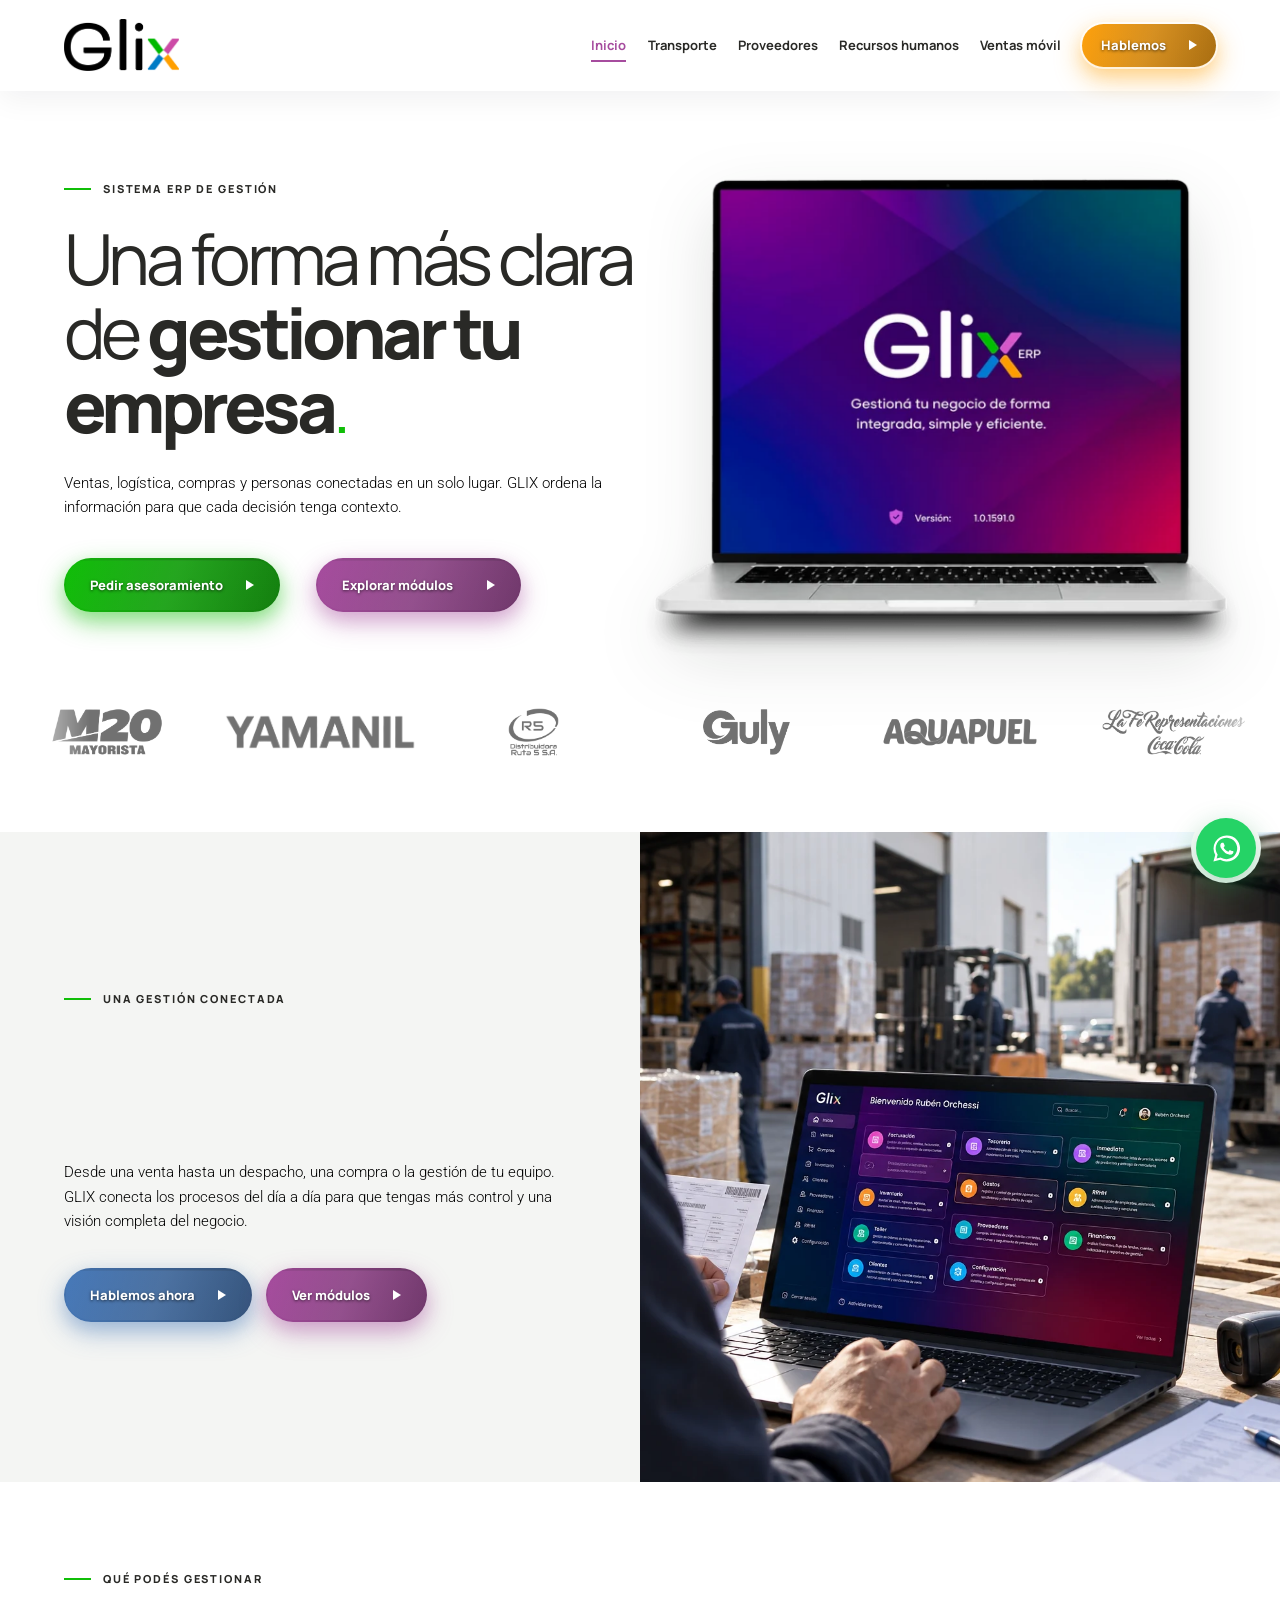
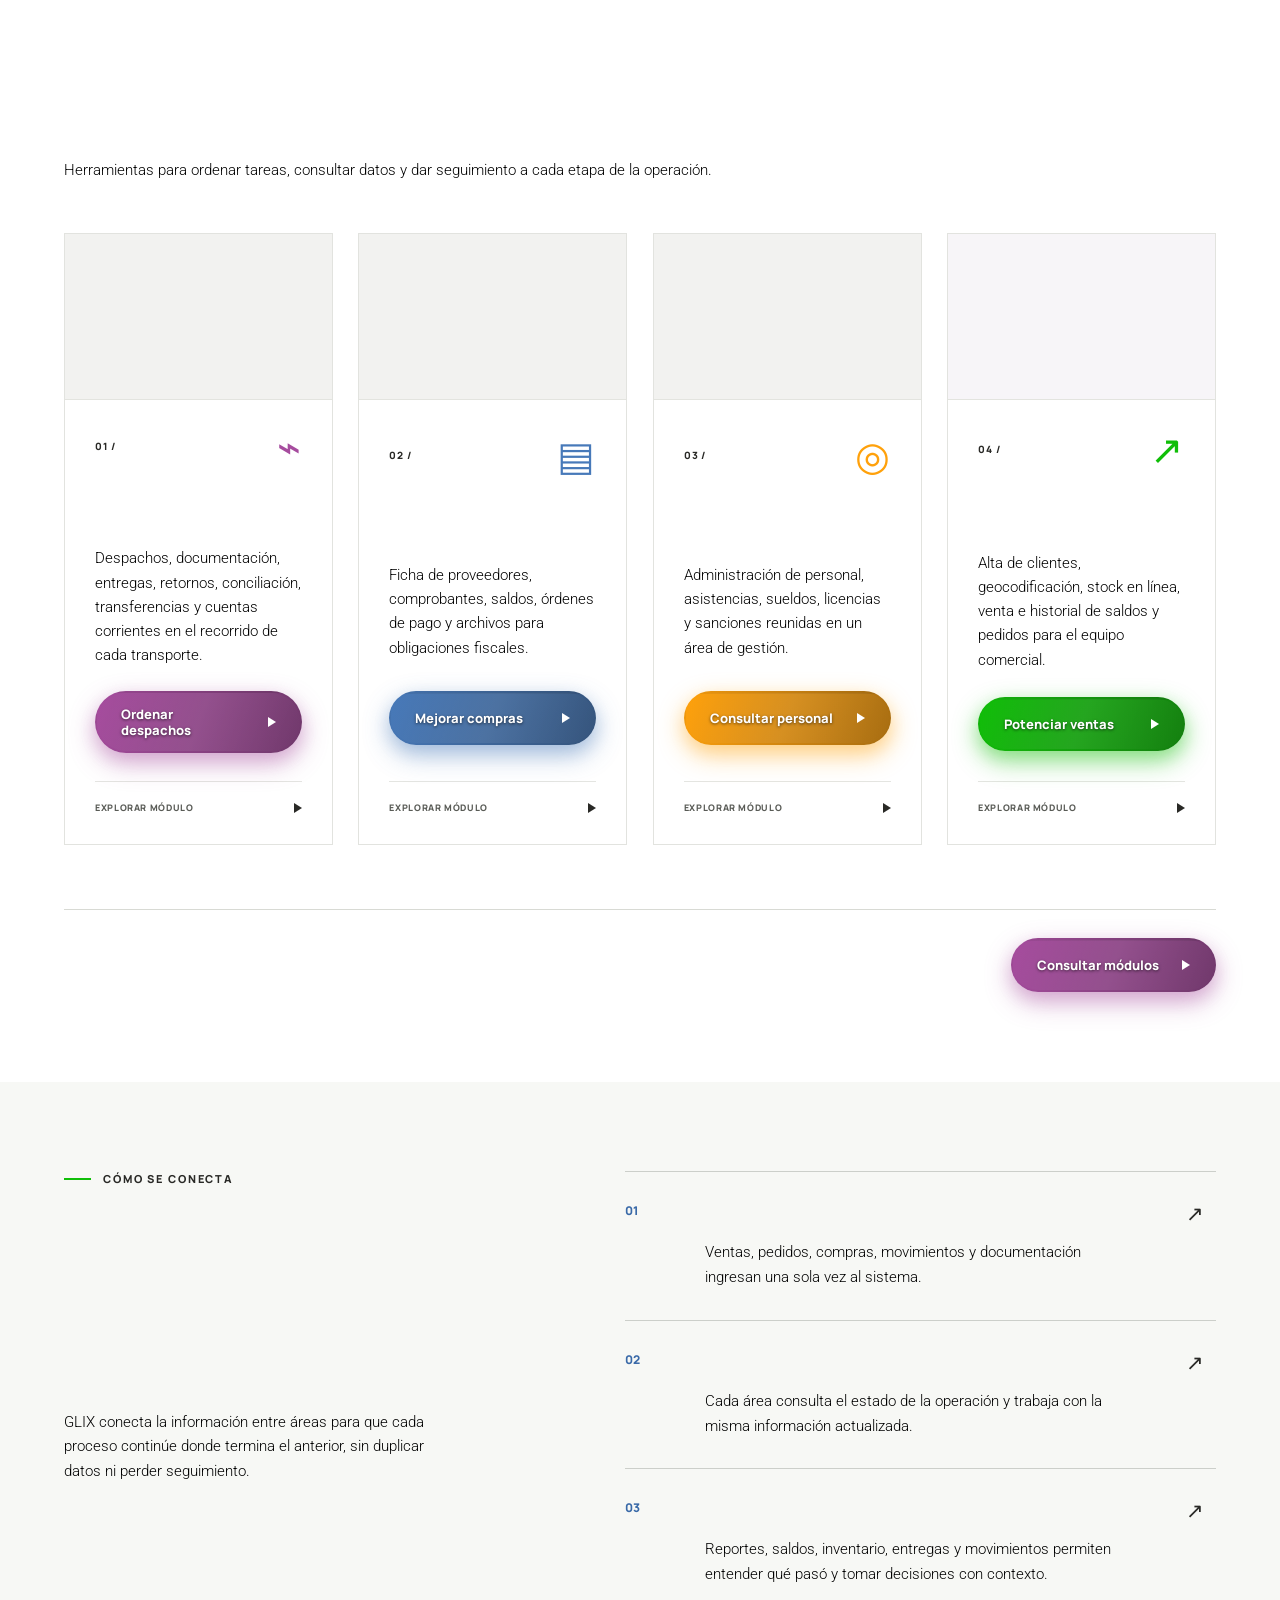
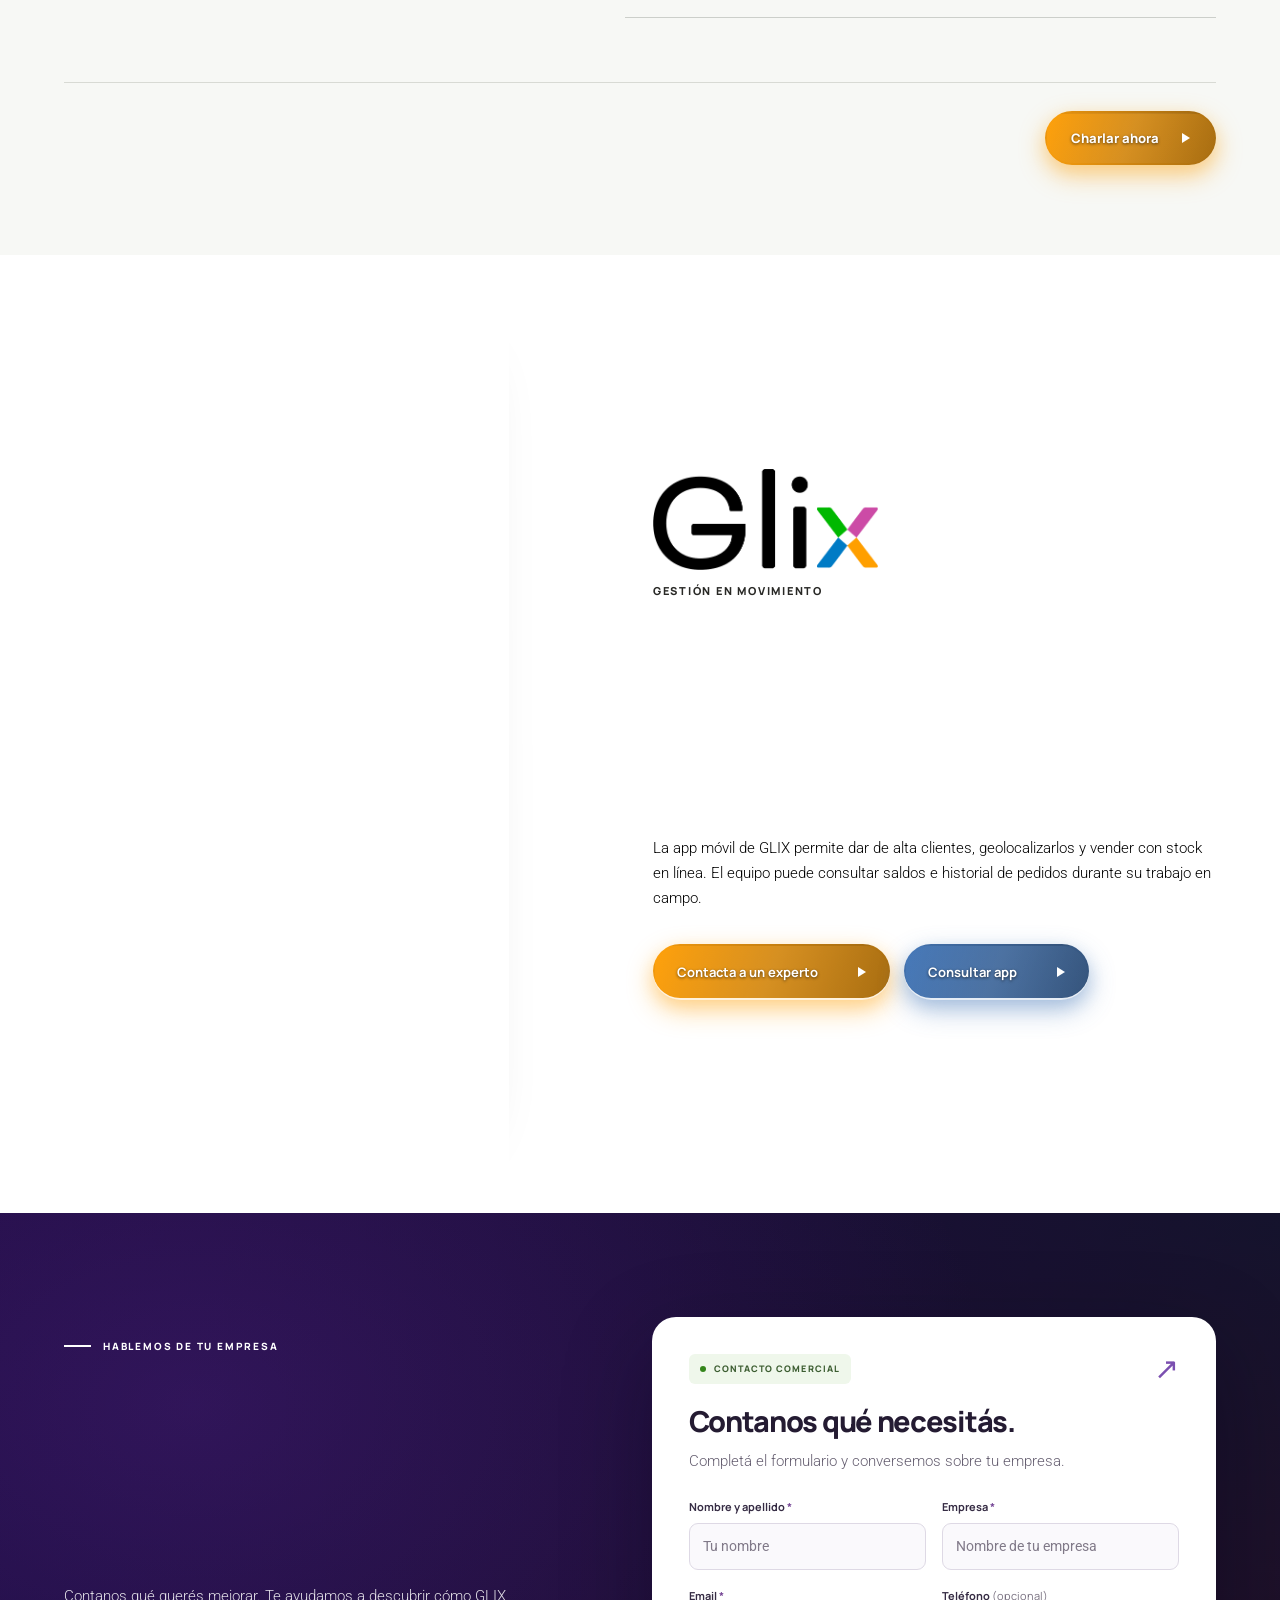
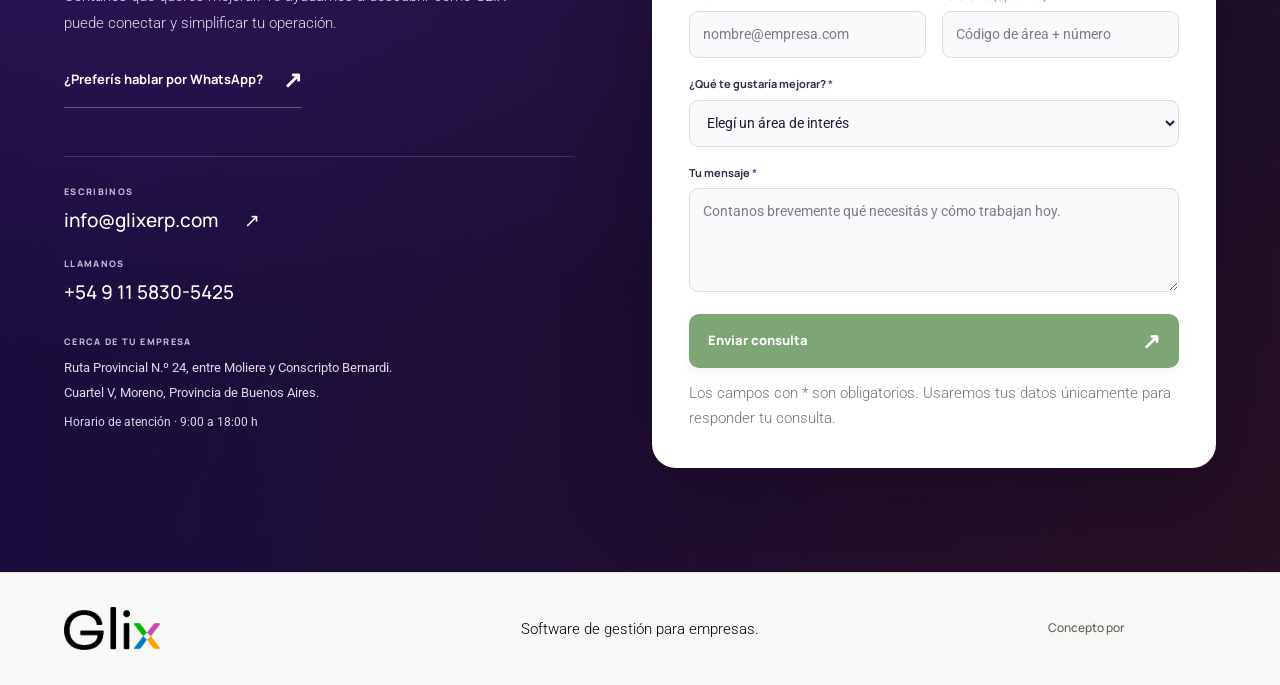
<file: index.html>
<!doctype html>
<html lang="es-AR">
<head>
  <meta charset="utf-8">
<meta http-equiv="Content-Security-Policy" content="default-src 'none'; script-src 'self' 'sha256-Af03RHyVphzkqIjs0OsEh+0gZt+16vleTcIN3PlTWuw='; style-src 'self'; font-src 'self'; img-src 'self'; connect-src 'self' https://mail.glixerp.com; object-src 'none'; base-uri 'none'; form-action 'none'; frame-src 'none'">
<meta name="referrer" content="strict-origin-when-cross-origin">
  <meta name="viewport" content="width=device-width, initial-scale=1">
  <meta name="theme-color" content="#ffffff">
  <meta name="description" content="GLIX es un sistema ERP de gestión para conectar ventas, transporte, compras, proveedores y personas en una misma operación.">
  <title>GLIX — Gestión que conecta toda tu operación</title>
  <link rel="canonical" href="https://glixerp.com/">
  <meta name="robots" content="index, follow, max-image-preview:large">
  <meta property="og:type" content="website">
  <meta property="og:site_name" content="GLIX ERP">
  <meta property="og:locale" content="es_AR">
  <meta property="og:url" content="https://glixerp.com/">
  <meta property="og:title" content="GLIX — Gestión que conecta toda tu operación">
  <meta property="og:description" content="GLIX es un sistema ERP de gestión para conectar ventas, transporte, compras, proveedores y personas en una misma operación.">
  <meta property="og:image" content="https://glixerp.com/assets/social/glix-social-v1.png">
  <meta property="og:image:type" content="image/png">
  <meta property="og:image:width" content="1731">
  <meta property="og:image:height" content="909">
  <meta property="og:image:alt" content="GLIX. Gestión que conecta toda tu operación.">
  <meta name="twitter:card" content="summary_large_image">
  <meta name="twitter:title" content="GLIX — Gestión que conecta toda tu operación">
  <meta name="twitter:description" content="GLIX es un sistema ERP de gestión para conectar ventas, transporte, compras, proveedores y personas en una misma operación.">
  <meta name="twitter:image" content="https://glixerp.com/assets/social/glix-social-v1.png">
  <meta name="twitter:image:alt" content="GLIX. Gestión que conecta toda tu operación.">
  <script type="application/ld+json">{"@context":"https://schema.org","@graph":[{"@type":"Organization","@id":"https://glixerp.com/#organization","name":"GLIX","url":"https://glixerp.com/","logo":"https://glixerp.com/assets/brand/glix-real-negro.webp","email":"info@glixerp.com","telephone":"+5491158305425"},{"@type":"WebSite","@id":"https://glixerp.com/#website","url":"https://glixerp.com/","name":"GLIX ERP","inLanguage":"es-AR","publisher":{"@id":"https://glixerp.com/#organization"}},{"@type":"WebPage","@id":"https://glixerp.com/#webpage","url":"https://glixerp.com/","name":"GLIX — Gestión que conecta toda tu operación","description":"GLIX es un sistema ERP de gestión para conectar ventas, transporte, compras, proveedores y personas en una misma operación.","inLanguage":"es-AR","isPartOf":{"@id":"https://glixerp.com/#website"},"about":{"@id":"https://glixerp.com/#organization"},"primaryImageOfPage":{"@type":"ImageObject","url":"https://glixerp.com/assets/social/glix-social-v1.png","width":1731,"height":909}}]}</script>
  <link rel="preload" href="assets/fonts/manrope-400-800-latin.woff2" as="font" type="font/woff2" crossorigin>
  <link rel="preload" href="assets/fonts/roboto-100-500-latin.woff2" as="font" type="font/woff2" crossorigin>
  <link rel="icon" href="favicon.png?v=1" type="image/png" sizes="256x256">


  <link rel="stylesheet" href="assets/fonts/fonts.css">
  <link rel="stylesheet" href="styles.css"><link rel="stylesheet" href="enhancements.css">
<link rel="stylesheet" href="design-system.css?v=30"><link rel="stylesheet" href="contact.css?v=2">
</head>
<body>
  <a class="skip-link" href="#contenido">Saltar al contenido</a>
  <header class="site-header">
    <div class="header-inner wrap">
      <a class="brand" href="#inicio" aria-label="GLIX, ir al inicio"><img class="logo-dark" src="assets/brand/glix-real-negro.webp" alt="" width="942" height="420" decoding="async"><img class="logo-light" src="assets/brand/glix-real-blanco.webp" alt="" width="942" height="420" decoding="async"></a>
      <button class="menu-toggle" type="button" aria-controls="primary-nav" aria-expanded="false" aria-label="Abrir menú"><span></span><span></span></button>
      <nav id="primary-nav" class="primary-nav" aria-label="Navegación principal"><a href="index.html" aria-current="page">Inicio</a><a href="transporte.html">Transporte</a><a href="proveedores.html">Proveedores</a><a href="recursos-humanos.html">Recursos humanos</a><a href="ventas-mobile.html">Ventas móvil</a><a href="#contacto" class="nav-contact tic-button">Hablemos <span aria-hidden="true">↗</span></a></nav>
    </div>
  </header>

  <main id="contenido">
    <section class="hero-shell" id="inicio" aria-labelledby="hero-title">
    <div class="hero wrap">
      <div class="hero-copy">
        <div class="eyebrow"><span class="eyebrow-line"></span> SISTEMA ERP DE GESTIÓN</div>
        <h1 id="hero-title">Una forma más clara de <strong>gestionar tu empresa</strong><span class="period">.</span></h1>
        <p>Ventas, logística, compras y personas conectadas en un solo lugar. GLIX ordena la información para que cada decisión tenga contexto.</p>
        <div class="hero-actions"><a class="tic-button" href="https://wa.me/5491158305425?text=Hola%2C%20quiero%20asesoramiento%20sobre%20GLIX." target="_blank" rel="noopener noreferrer">Pedir asesoramiento <span aria-hidden="true">↗</span></a><a class="tic-button hero-modules-button" href="#modulos">Explorar módulos <span aria-hidden="true">▶</span></a></div>
      </div>
      <div class="hero-art hero-tablet"><div class="frame-sequence desktop-sequence" data-frame-sequence data-interval="2000" role="img" aria-label="GLIX ERP en una computadora: inicio, módulos e informe de ventas"><img class="is-active" src="assets/gallery/compu-001.webp" alt="" fetchpriority="high" width="1092" height="866" decoding="async" srcset="assets/gallery/compu-001-640.webp 640w, assets/gallery/compu-001.webp 1092w" sizes="(max-width: 760px) 80vw, 50vw"><img src="assets/gallery/compu-002.webp" fetchpriority="low" alt="" width="1092" height="866" decoding="async" srcset="assets/gallery/compu-002-640.webp 640w, assets/gallery/compu-002.webp 1092w" sizes="(max-width: 760px) 80vw, 50vw"><img src="assets/gallery/compu-003.webp" fetchpriority="low" alt="" width="1092" height="866" decoding="async" srcset="assets/gallery/compu-003-640.webp 640w, assets/gallery/compu-003.webp 1092w" sizes="(max-width: 760px) 80vw, 50vw"></div></div>
    </div>

    <div class="client-marquee" role="group" aria-label="Logos de clientes de GLIX">
      <div class="client-marquee__viewport">
        <div class="client-marquee__track">
          <div class="client-marquee__group">
            <span><img src="assets/logos/clients/client-001.webp" alt="" width="367" height="157" decoding="async"></span>
            <span><img src="assets/logos/clients/client-002.webp" alt="" width="421" height="77" decoding="async"></span>
            <span><img src="assets/logos/clients/client-003.webp" alt="" width="318" height="300" decoding="async"></span>
            <span><img src="assets/logos/clients/client-004.webp" alt="" width="336" height="181" decoding="async"></span>
            <span><img class="client-logo-aquapuel" src="assets/logos/clients/client-006.webp?v=2" alt="" width="444" height="78" decoding="async"></span>
            <span><img src="assets/logos/clients/client-005.webp" alt="" width="469" height="157" decoding="async"></span>
          </div>
          <div class="client-marquee__group" aria-hidden="true">
            <span><img src="assets/logos/clients/client-001.webp" alt="" width="367" height="157" decoding="async"></span>
            <span><img src="assets/logos/clients/client-002.webp" alt="" width="421" height="77" decoding="async"></span>
            <span><img src="assets/logos/clients/client-003.webp" alt="" width="318" height="300" decoding="async"></span>
            <span><img src="assets/logos/clients/client-004.webp" alt="" width="336" height="181" decoding="async"></span>
            <span><img class="client-logo-aquapuel" src="assets/logos/clients/client-006.webp?v=2" alt="" width="444" height="78" decoding="async"></span>
            <span><img src="assets/logos/clients/client-005.webp" alt="" width="469" height="157" decoding="async"></span>
          </div>
        </div>
      </div>
    </div>
    </section>

    <section class="intro solution-showcase" id="solucion"><div class="solution-copy"><div class="eyebrow"><span class="eyebrow-line"></span> UNA GESTIÓN CONECTADA</div><h2>Un sistema que acompaña<br><span>cada parte de tu operación.</span></h2><p>Desde una venta hasta un despacho, una compra o la gestión de tu equipo. GLIX conecta los procesos del día a día para que tengas más control y una visión completa del negocio.</p><div class="feature-actions"><a class="tic-button" href="https://wa.me/5491158305425?text=Hola%2C%20quiero%20ver%20c%C3%B3mo%20GLIX%20puede%20ayudar%20a%20mi%20empresa." target="_blank" rel="noopener noreferrer">Hablemos ahora <span aria-hidden="true">↗</span></a><a class="tic-button feature-secondary" href="#modulos">Ver módulos <span aria-hidden="true">↗</span></a></div></div><div class="solution-media"><div class="solution-still"><img src="assets/gallery/solution-04.webp" alt="Operación logística en un depósito con GLIX abierto en una notebook" loading="lazy" width="1536" height="1024" decoding="async" srcset="assets/gallery/solution-04-640.webp 640w, assets/gallery/solution-04.webp 1536w" sizes="(max-width: 760px) 100vw, 60vw"></div></div></section>

    <section class="modules section-pad" id="modulos"><div class="wrap"><div class="section-heading"><div><div class="eyebrow"><span class="eyebrow-line"></span> QUÉ PODÉS GESTIONAR</div><h2>Un sistema.<br><span>Distintas áreas, conectadas.</span></h2></div><p>Herramientas para ordenar tareas, consultar datos y dar seguimiento a cada etapa de la operación.</p></div>
      <div class="module-grid">
        <article class="module-card card-purple"><a class="module-image" href="transporte.html" aria-label="Ver Transporte y liquidación"><img src="assets/gallery/modulo-transporte.webp" alt="Operación logística con GLIX en un depósito" loading="lazy" width="900" height="500" decoding="async"></a><div class="card-head"><span>01 /</span><span class="card-symbol">⌁</span></div><div><h3>Transporte y liquidación</h3><p>Despachos, documentación, entregas, retornos, conciliación, transferencias y cuentas corrientes en el recorrido de cada transporte.</p></div><a class="tic-button card-cta" href="https://wa.me/5491158305425?text=Hola%2C%20quiero%20saber%20m%C3%A1s%20sobre%20Transporte%20y%20liquidaci%C3%B3n%20de%20GLIX." target="_blank" rel="noopener noreferrer">Ordenar despachos <span aria-hidden="true">↗</span></a><a class="card-bottom" href="transporte.html" aria-label="Explorar módulo Transporte y liquidación">EXPLORAR MÓDULO <span aria-hidden="true">↗</span></a></article>
        <article class="module-card card-blue"><a class="module-image" href="proveedores.html" aria-label="Ver Compras y proveedores"><img src="assets/gallery/modulo-proveedores.webp" alt="Gestión de compras y proveedores con GLIX" loading="lazy" width="900" height="500" decoding="async"></a><div class="card-head"><span>02 /</span><span class="card-symbol">▤</span></div><div><h3>Compras y proveedores</h3><p>Ficha de proveedores, comprobantes, saldos, órdenes de pago y archivos para obligaciones fiscales.</p></div><a class="tic-button card-cta" href="https://wa.me/5491158305425?text=Hola%2C%20quiero%20saber%20m%C3%A1s%20sobre%20Compras%20y%20proveedores%20de%20GLIX." target="_blank" rel="noopener noreferrer">Mejorar compras <span aria-hidden="true">↗</span></a><a class="card-bottom" href="proveedores.html" aria-label="Explorar módulo Compras y proveedores">EXPLORAR MÓDULO <span aria-hidden="true">↗</span></a></article>
        <article class="module-card card-orange"><a class="module-image" href="recursos-humanos.html" aria-label="Ver Recursos Humanos"><img src="assets/gallery/modulo-recursos-humanos.webp" alt="Equipo revisando la gestión de personal en GLIX" loading="lazy" width="900" height="500" decoding="async"></a><div class="card-head"><span>03 /</span><span class="card-symbol">◎</span></div><div><h3>Recursos humanos</h3><p>Administración de personal, asistencias, sueldos, licencias y sanciones reunidas en un área de gestión.</p></div><a class="tic-button card-cta" href="https://wa.me/5491158305425?text=Hola%2C%20quiero%20saber%20m%C3%A1s%20sobre%20Recursos%20Humanos%20de%20GLIX." target="_blank" rel="noopener noreferrer">Consultar personal <span aria-hidden="true">↗</span></a><a class="card-bottom" href="recursos-humanos.html" aria-label="Explorar módulo Recursos humanos">EXPLORAR MÓDULO <span aria-hidden="true">↗</span></a></article>
        <article class="module-card card-green"><a class="module-image" href="ventas-mobile.html" aria-label="Ver App móvil de ventas"><img src="assets/gallery/modulo-ventas-mobile.webp" alt="Vendedor consultando la app móvil de GLIX en una visita" loading="lazy" width="900" height="500" decoding="async"></a><div class="card-head"><span>04 /</span><span class="card-symbol">↗</span></div><div><h3>App móvil de ventas</h3><p>Alta de clientes, geocodificación, stock en línea, venta e historial de saldos y pedidos para el equipo comercial.</p></div><a class="tic-button card-cta" href="https://wa.me/5491158305425?text=Hola%2C%20quiero%20saber%20m%C3%A1s%20sobre%20la%20app%20m%C3%B3vil%20de%20ventas%20de%20GLIX." target="_blank" rel="noopener noreferrer">Potenciar ventas <span aria-hidden="true">↗</span></a><a class="card-bottom" href="ventas-mobile.html" aria-label="Explorar módulo App móvil de ventas">EXPLORAR MÓDULO <span aria-hidden="true">↗</span></a></article>
      </div>
    </div><div class="section-cta"><div class="section-cta-title">Hay un módulo para cada parte del trabajo.</div><a class="tic-button" href="https://wa.me/5491158305425?text=Hola%2C%20quiero%20consultar%20por%20los%20m%C3%B3dulos%20de%20GLIX." target="_blank" rel="noopener noreferrer">Consultar módulos <span aria-hidden="true">↗</span></a></div></section>

    <section class="workflow section-pad" id="como-funciona"><div class="wrap workflow-grid"><div class="workflow-title"><div class="eyebrow"><span class="eyebrow-line"></span> CÓMO SE CONECTA</div><h2>Una operación completa,<br><span class="font-regular">en un solo sistema.</span></h2><p>GLIX conecta la información entre áreas para que cada proceso continúe donde termina el anterior, sin duplicar datos ni perder seguimiento.</p></div><div class="steps"><div class="step"><span>01</span><div><h3>Registrá</h3><p>Ventas, pedidos, compras, movimientos y documentación ingresan una sola vez al sistema.</p></div><span class="step-arrow">↗</span></div><div class="step"><span>02</span><div><h3>Seguí</h3><p>Cada área consulta el estado de la operación y trabaja con la misma información actualizada.</p></div><span class="step-arrow">↗</span></div><div class="step"><span>03</span><div><h3>Controlá</h3><p>Reportes, saldos, inventario, entregas y movimientos permiten entender qué pasó y tomar decisiones con contexto.</p></div><span class="step-arrow">↗</span></div></div></div><div class="section-cta"><div class="section-cta-title">Toda la operación, conectada.</div><a class="tic-button" href="https://wa.me/5491158305425?text=Hola%2C%20quiero%20hablar%20con%20un%20experto%20sobre%20los%20procesos%20de%20GLIX." target="_blank" rel="noopener noreferrer">Charlar ahora <span aria-hidden="true">↗</span></a></div></section>

    <section class="feature-band sales-feature" id="ventas-conectadas"><div class="wrap feature-inner"><div class="frame-sequence phone-sequence" data-frame-sequence data-interval="2000" role="img" aria-label="App móvil GLIX: pantalla de bienvenida e inicio de sesión"><img class="is-active" src="assets/gallery/phone-001.webp" alt="" width="453" height="1080" decoding="async" loading="lazy"><img src="assets/gallery/phone-002.webp" alt="" width="453" height="1080" decoding="async" loading="lazy"></div><div class="sales-copy"><img class="band-logo" src="assets/brand/glix-real-negro.webp" alt="Logo GLIX" width="942" height="420" decoding="async"><span class="band-kicker">GESTIÓN EN MOVIMIENTO</span><h2>Tu equipo de ventas también está conectado.</h2><p>La app móvil de GLIX permite dar de alta clientes, geolocalizarlos y vender con stock en línea. El equipo puede consultar saldos e historial de pedidos durante su trabajo en campo.</p><div class="feature-actions"><a class="tic-button" href="https://wa.me/5491158305425?text=Hola%2C%20quiero%20hablar%20con%20un%20experto%20sobre%20GLIX." target="_blank" rel="noopener noreferrer">Contacta a un experto <span aria-hidden="true">↗</span></a><a class="tic-button feature-secondary" href="https://wa.me/5491158305425?text=Hola%2C%20quiero%20charlar%20sobre%20la%20app%20m%C3%B3vil%20de%20ventas%20de%20GLIX." target="_blank" rel="noopener noreferrer">Consultar app <span aria-hidden="true">↗</span></a></div></div></div></section>

    <section class="contact contact-upgrade section-pad" id="contacto" aria-labelledby="contact-title">
  <div class="wrap contact-layout">
    <div class="contact-story"><div class="contact-lead">
      <div class="eyebrow"><span class="eyebrow-line"></span> HABLEMOS DE TU EMPRESA</div>
      <h2 id="contact-title">Tu próxima etapa<br>empieza con una <span class="contact-accent">conversación.</span></h2>
      <p class="contact-intro">Contanos qué querés mejorar. Te ayudamos a descubrir cómo GLIX puede conectar y simplificar tu operación.</p>
      <a class="contact-whatsapp" href="https://wa.me/5491158305425?text=Hola%2C%20quiero%20conocer%20GLIX." target="_blank" rel="noopener noreferrer">¿Preferís hablar por WhatsApp? <span aria-hidden="true">↗</span></a>
      </div><div class="contact-direct">
        <div><span class="contact-label">ESCRIBINOS</span><a href="mailto:info@glixerp.com">info@glixerp.com <span aria-hidden="true">↗</span></a></div>
        <div><span class="contact-label">LLAMANOS</span><a href="tel:+5491158305425">+54 9 11 5830-5425</a></div>
      </div>
      <div class="contact-location"><span class="contact-label">CERCA DE TU EMPRESA</span><address>Ruta Provincial N.º 24, entre Moliere y Conscripto Bernardi.<br>Cuartel V, Moreno, Provincia de Buenos Aires.</address><span class="contact-hours">Horario de atención · 9:00 a 18:00 h</span></div>
    </div>
    <div class="contact-form-card">
      <div class="contact-card-top"><span class="contact-badge"><span aria-hidden="true"></span> CONTACTO COMERCIAL</span><span class="contact-card-mark" aria-hidden="true">↗</span></div>
      <h3>Contanos qué necesitás.</h3>
      <p class="contact-card-description">Completá el formulario y conversemos sobre tu empresa.</p>
      <form id="contact-form" class="contact-form" action="https://mail.glixerp.com/api/glix-contact.php" method="post">
        <div class="contact-fields">
          <div class="contact-field"><label for="contact-name">Nombre y apellido <span aria-hidden="true">*</span></label><input id="contact-name" name="name" autocomplete="name" placeholder="Tu nombre" required minlength="2" maxlength="80"></div>
          <div class="contact-field"><label for="contact-company">Empresa <span aria-hidden="true">*</span></label><input id="contact-company" name="company" autocomplete="organization" placeholder="Nombre de tu empresa" required minlength="2" maxlength="120"></div>
          <div class="contact-field"><label for="contact-email">Email <span aria-hidden="true">*</span></label><input id="contact-email" name="email" type="email" autocomplete="email" placeholder="nombre@empresa.com" required maxlength="254"></div>
          <div class="contact-field"><label for="contact-phone">Teléfono <span class="field-optional">(opcional)</span></label><input id="contact-phone" name="phone" type="tel" autocomplete="tel" placeholder="Código de área + número" maxlength="40"></div>
          <div class="contact-field contact-field-wide"><label for="contact-interest">¿Qué te gustaría mejorar? <span aria-hidden="true">*</span></label><select id="contact-interest" name="interest" required><option value="">Elegí un área de interés</option><option value="integral">La gestión integral de mi empresa</option><option value="transporte">Transporte y liquidación</option><option value="proveedores">Compras y proveedores</option><option value="personas">Recursos humanos</option><option value="ventas">Ventas y operación en campo</option><option value="consulta">Otra consulta</option></select></div>
          <div class="contact-field contact-field-wide"><label for="contact-message">Tu mensaje <span aria-hidden="true">*</span></label><textarea id="contact-message" name="message" rows="3" placeholder="Contanos brevemente qué necesitás y cómo trabajan hoy." required minlength="10" maxlength="2000"></textarea></div>
        </div>
        <div class="contact-trap" aria-hidden="true"><label for="contact-website">Dejar vacío</label><input id="contact-website" name="website" tabindex="-1" autocomplete="off"></div>
        <button class="contact-submit" type="submit" disabled><span>Enviar consulta</span><span class="contact-submit-arrow" aria-hidden="true">↗</span></button>
        <p class="contact-privacy">Los campos con * son obligatorios. Usaremos tus datos únicamente para responder tu consulta.</p>
        <div class="contact-status" role="status" aria-live="polite"></div>
        <noscript><p>Para enviar el formulario, activá JavaScript o escribinos a <a href="mailto:info@glixerp.com">info@glixerp.com</a>.</p></noscript>
      </form>
      <div class="contact-success" hidden tabindex="-1"><span class="contact-success-check" aria-hidden="true">✓</span><h3>Gracias por escribirnos.</h3><p>Tu consulta fue enviada. El equipo de GLIX te responderá por email.</p><button class="contact-another" type="button">Enviar otra consulta <span aria-hidden="true">↗</span></button></div>
    </div>
  </div>
</section>
  </main>
  <footer class="site-footer"><div class="wrap footer-inner"><a href="#inicio" class="footer-brand" aria-label="GLIX, volver al inicio"><img src="assets/brand/glix-real-negro.webp" alt="" width="942" height="420" decoding="async"></a><p>Software de gestión para empresas.</p><a class="ideamos-credit" href="https://ideamos.com.ar/" target="_blank" rel="noopener noreferrer"><span>Concepto por</span><span class="ideamos-credit-logo"><img src="assets/brand/ideamos-light.webp" alt="Ideamos" width="870" height="213" loading="lazy" decoding="async"></span></a></div></footer>
  <a class="whatsapp-float" href="https://wa.me/5491158305425?text=Hola%2C%20quiero%20conocer%20GLIX." target="_blank" rel="noopener noreferrer" aria-label="Escribir a GLIX por WhatsApp al +54 9 11 5830-5425"><svg viewBox="0 0 32 32" aria-hidden="true"><path d="M16 2.5A13.4 13.4 0 0 0 4.4 22.6L2.5 29.5l7.1-1.9A13.5 13.5 0 1 0 16 2.5Zm0 24.5a11 11 0 0 1-5.6-1.5l-.4-.2-4.2 1.1 1.1-4.1-.3-.4A11.1 11.1 0 1 1 16 27Zm6.1-8.3c-.3-.2-1.9-.9-2.2-1-.3-.1-.5-.2-.7.2-.2.3-.8 1-.9 1.2-.2.2-.4.3-.7.1-.3-.2-1.4-.5-2.6-1.6-1-.9-1.7-2-1.9-2.3-.2-.3 0-.5.2-.7l.5-.6c.2-.2.2-.3.3-.5.1-.2 0-.4 0-.6l-1-2.4c-.3-.6-.5-.5-.8-.5h-.6c-.2 0-.6.1-.9.4-.3.3-1.2 1.1-1.2 2.7s1.2 3.1 1.4 3.3c.2.2 2.4 3.7 5.8 5.2.8.3 1.4.5 1.9.6.8.3 1.5.2 2.1.1.6-.1 1.9-.8 2.1-1.6.3-.8.3-1.5.2-1.6-.1-.2-.3-.3-.6-.5Z"/></svg></a><script src="script.js?v=5" defer></script>
<script src="contact.js?v=2" defer></script></body>
</html>
</file>
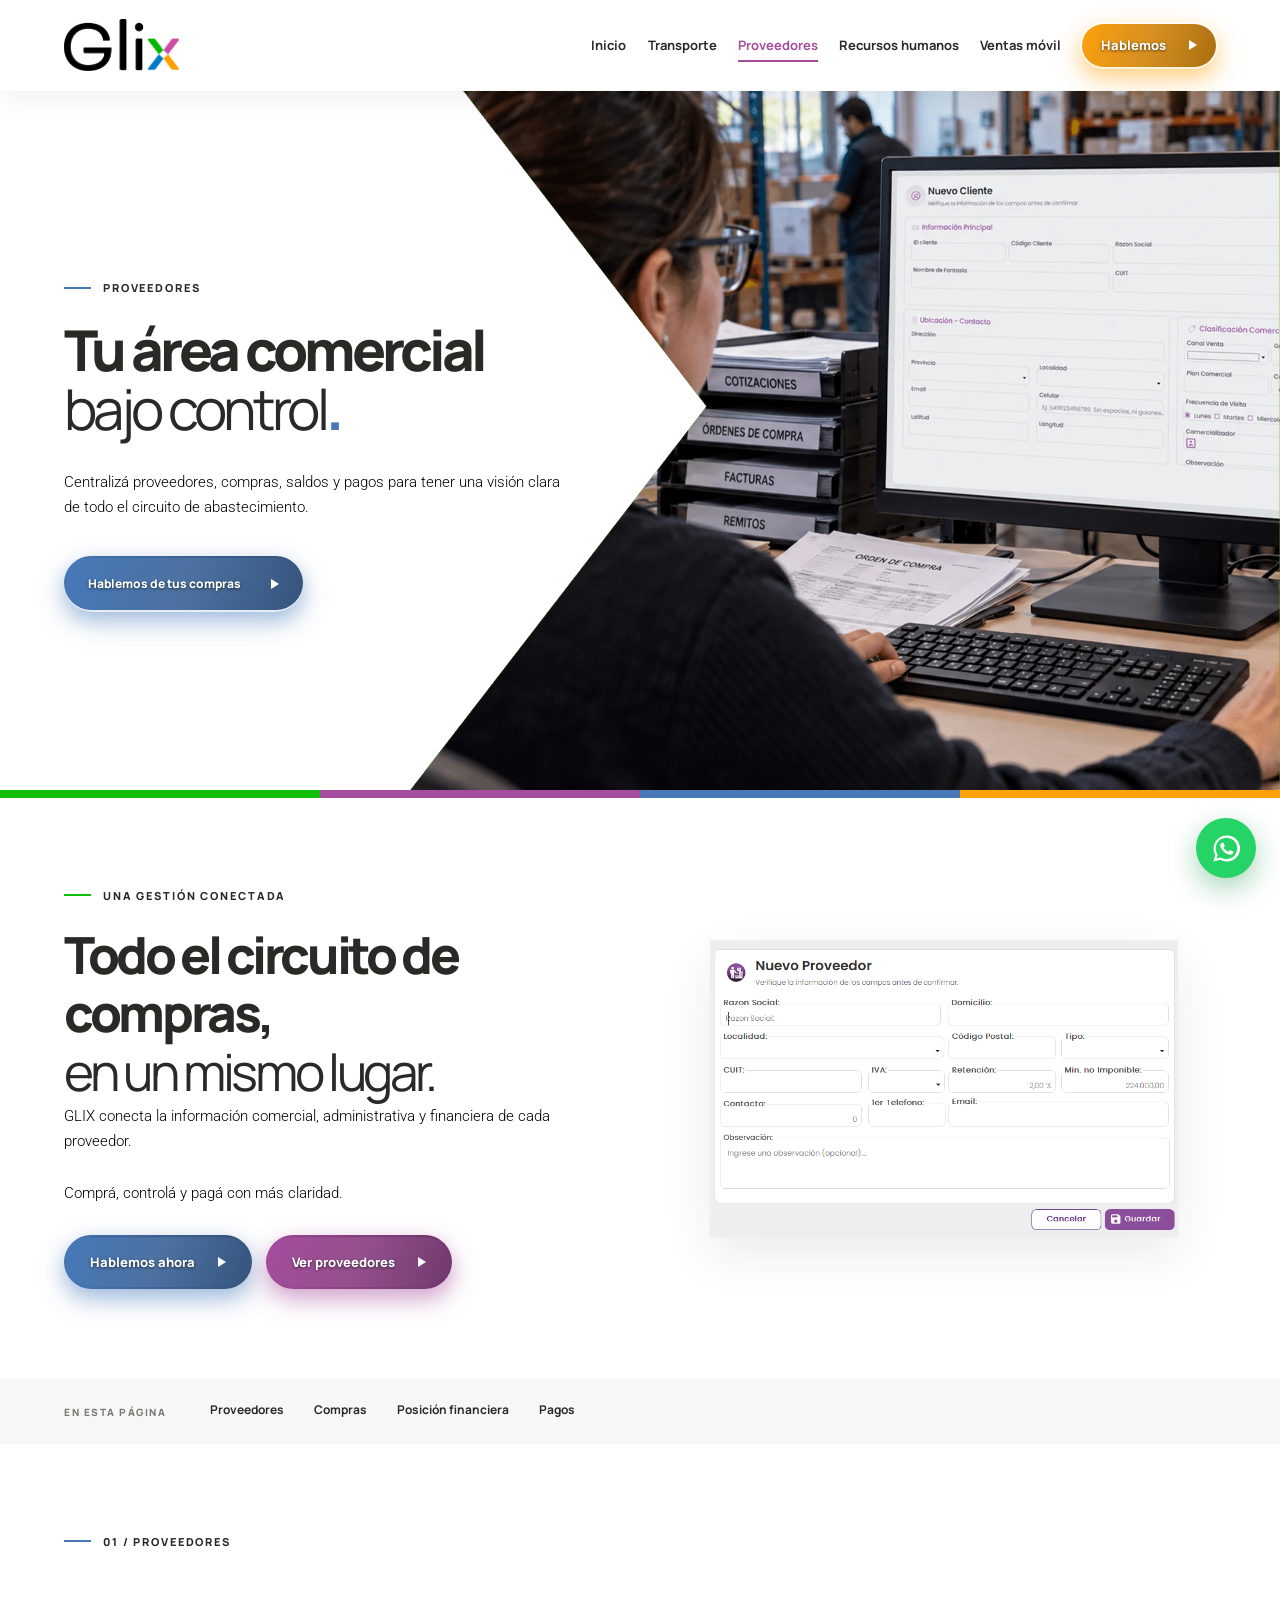
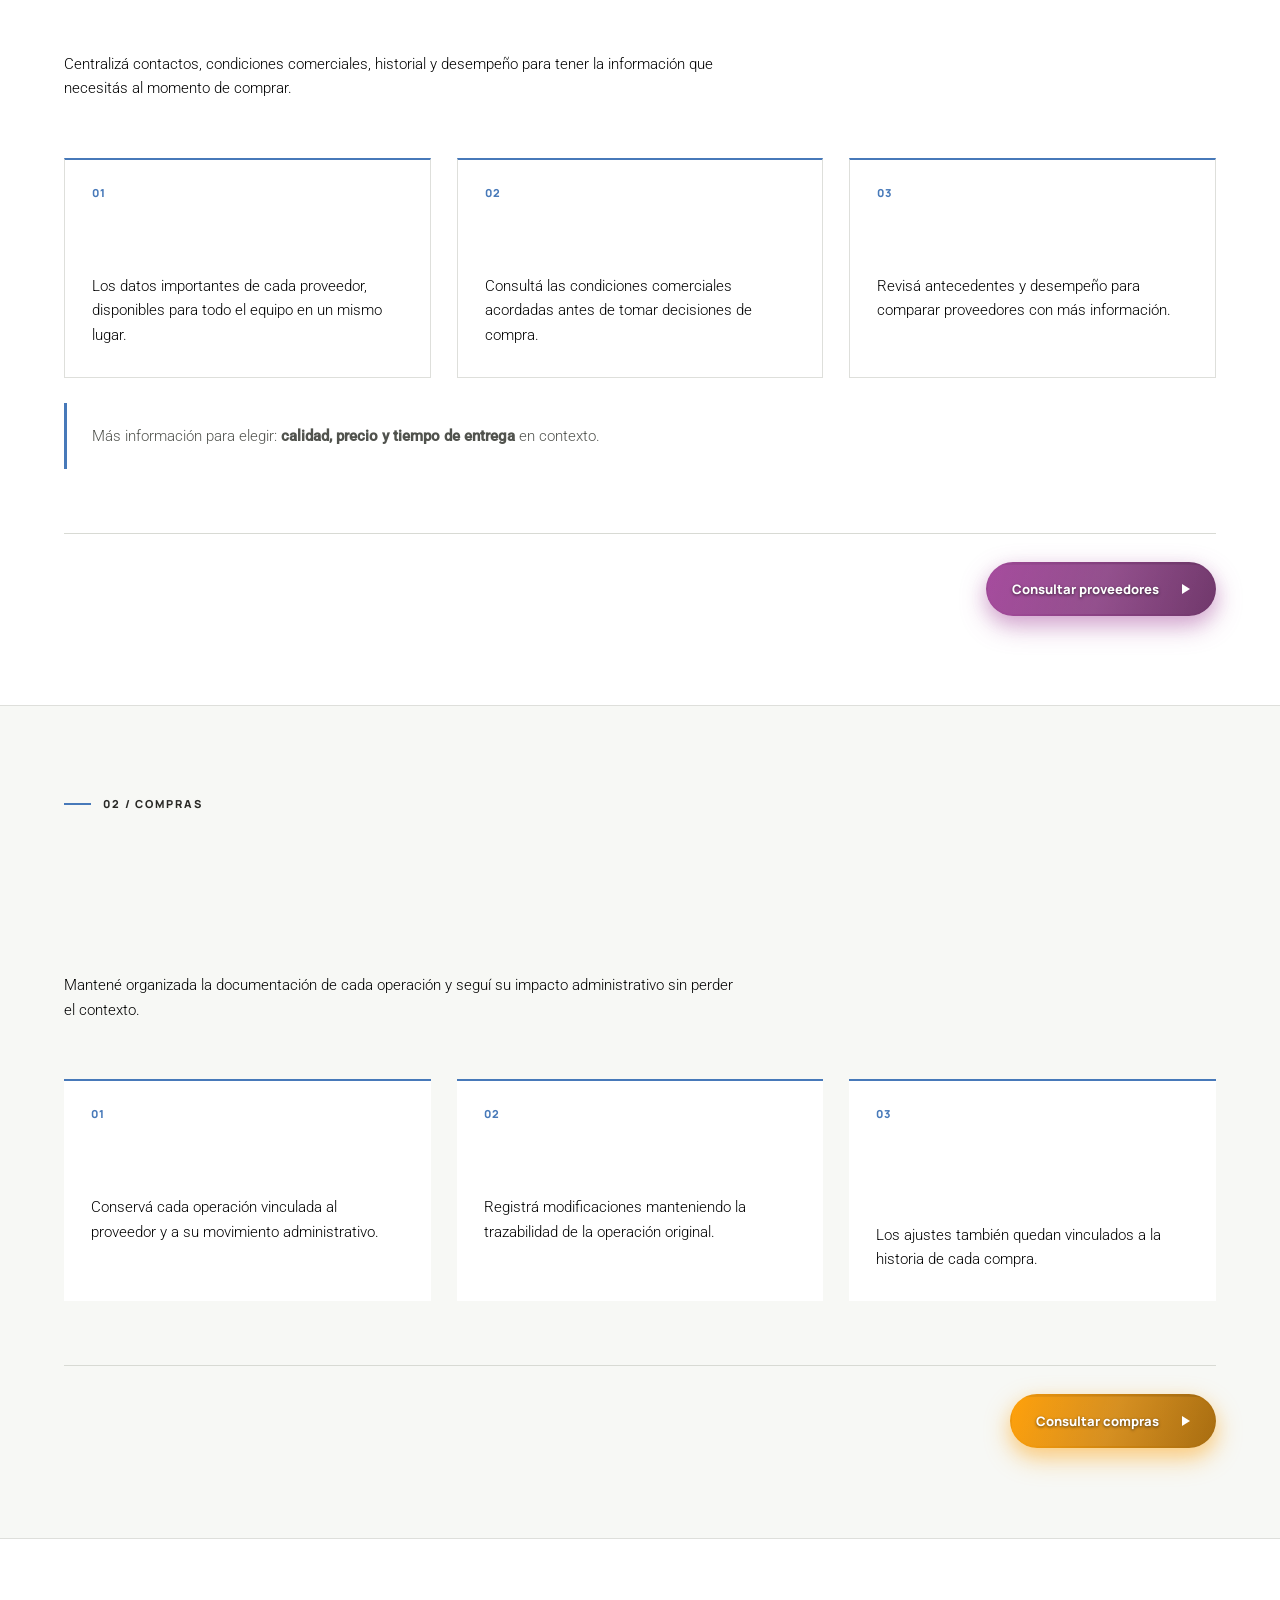
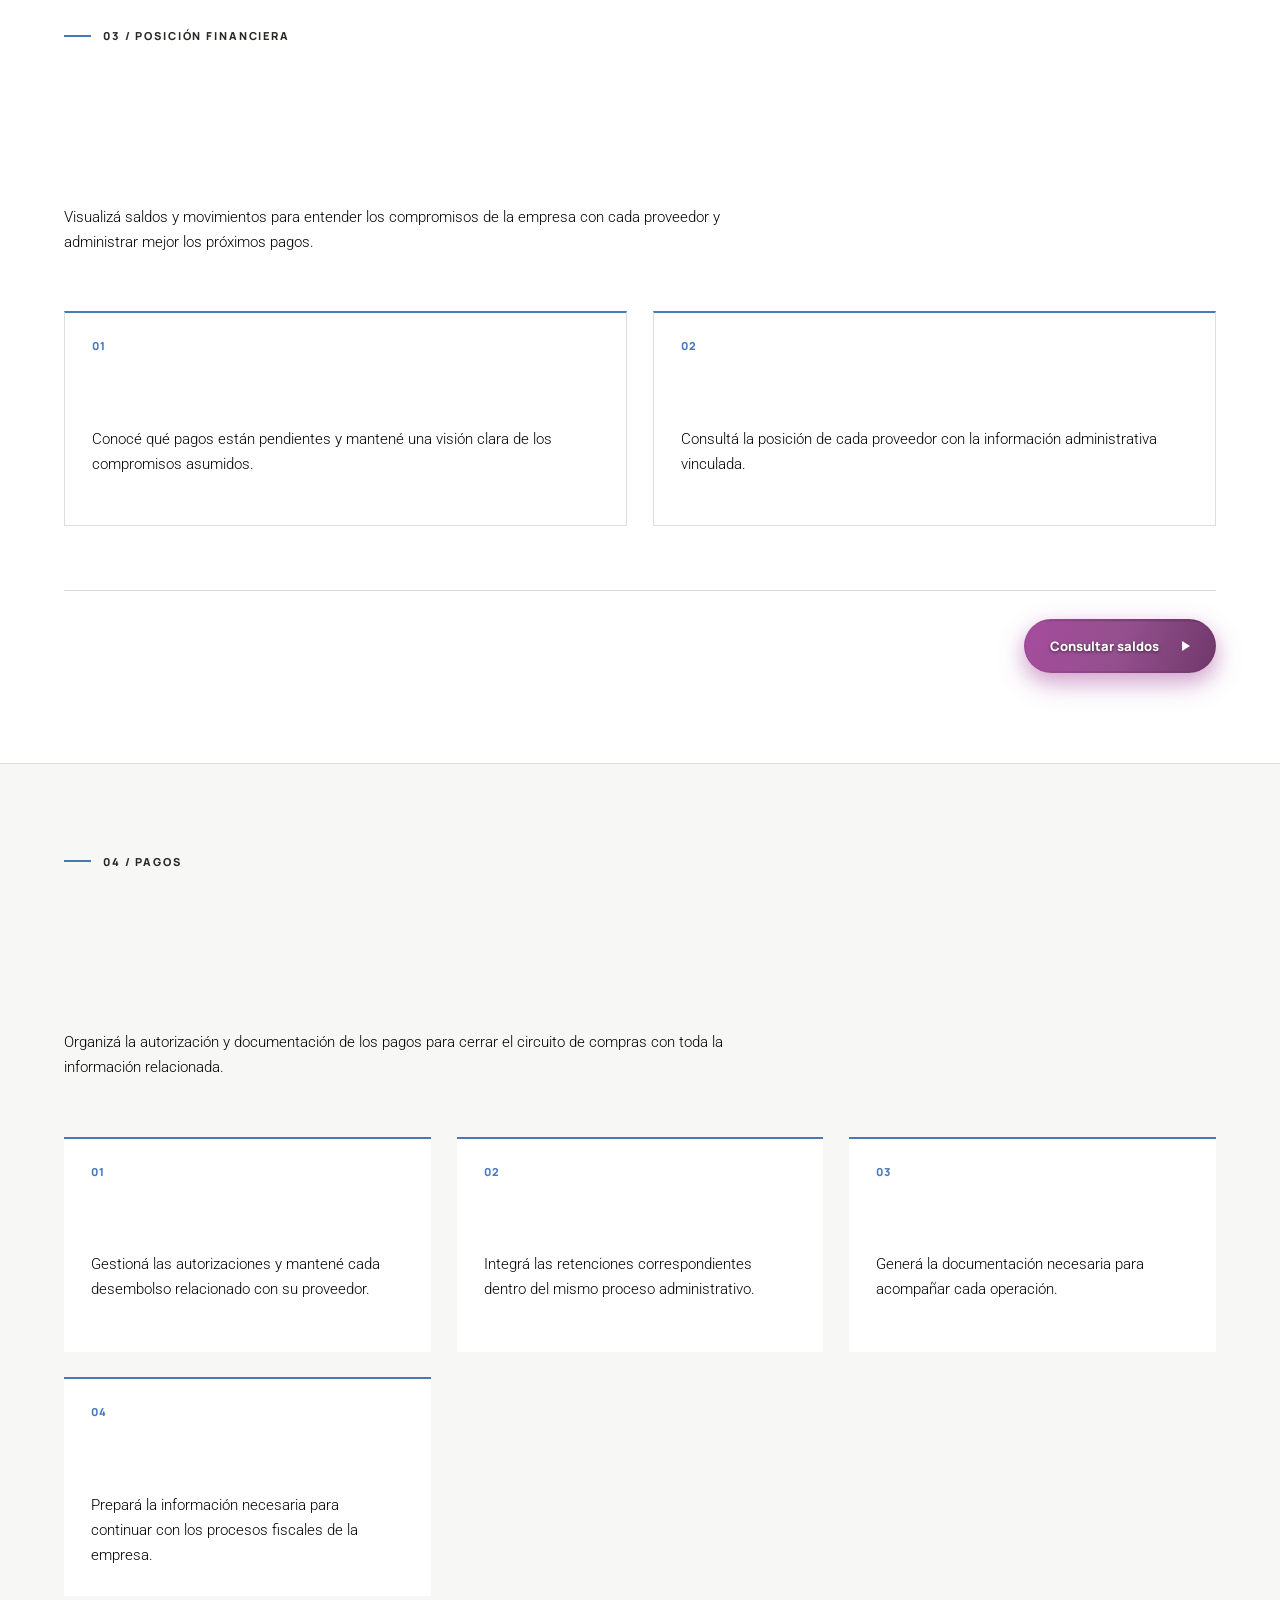
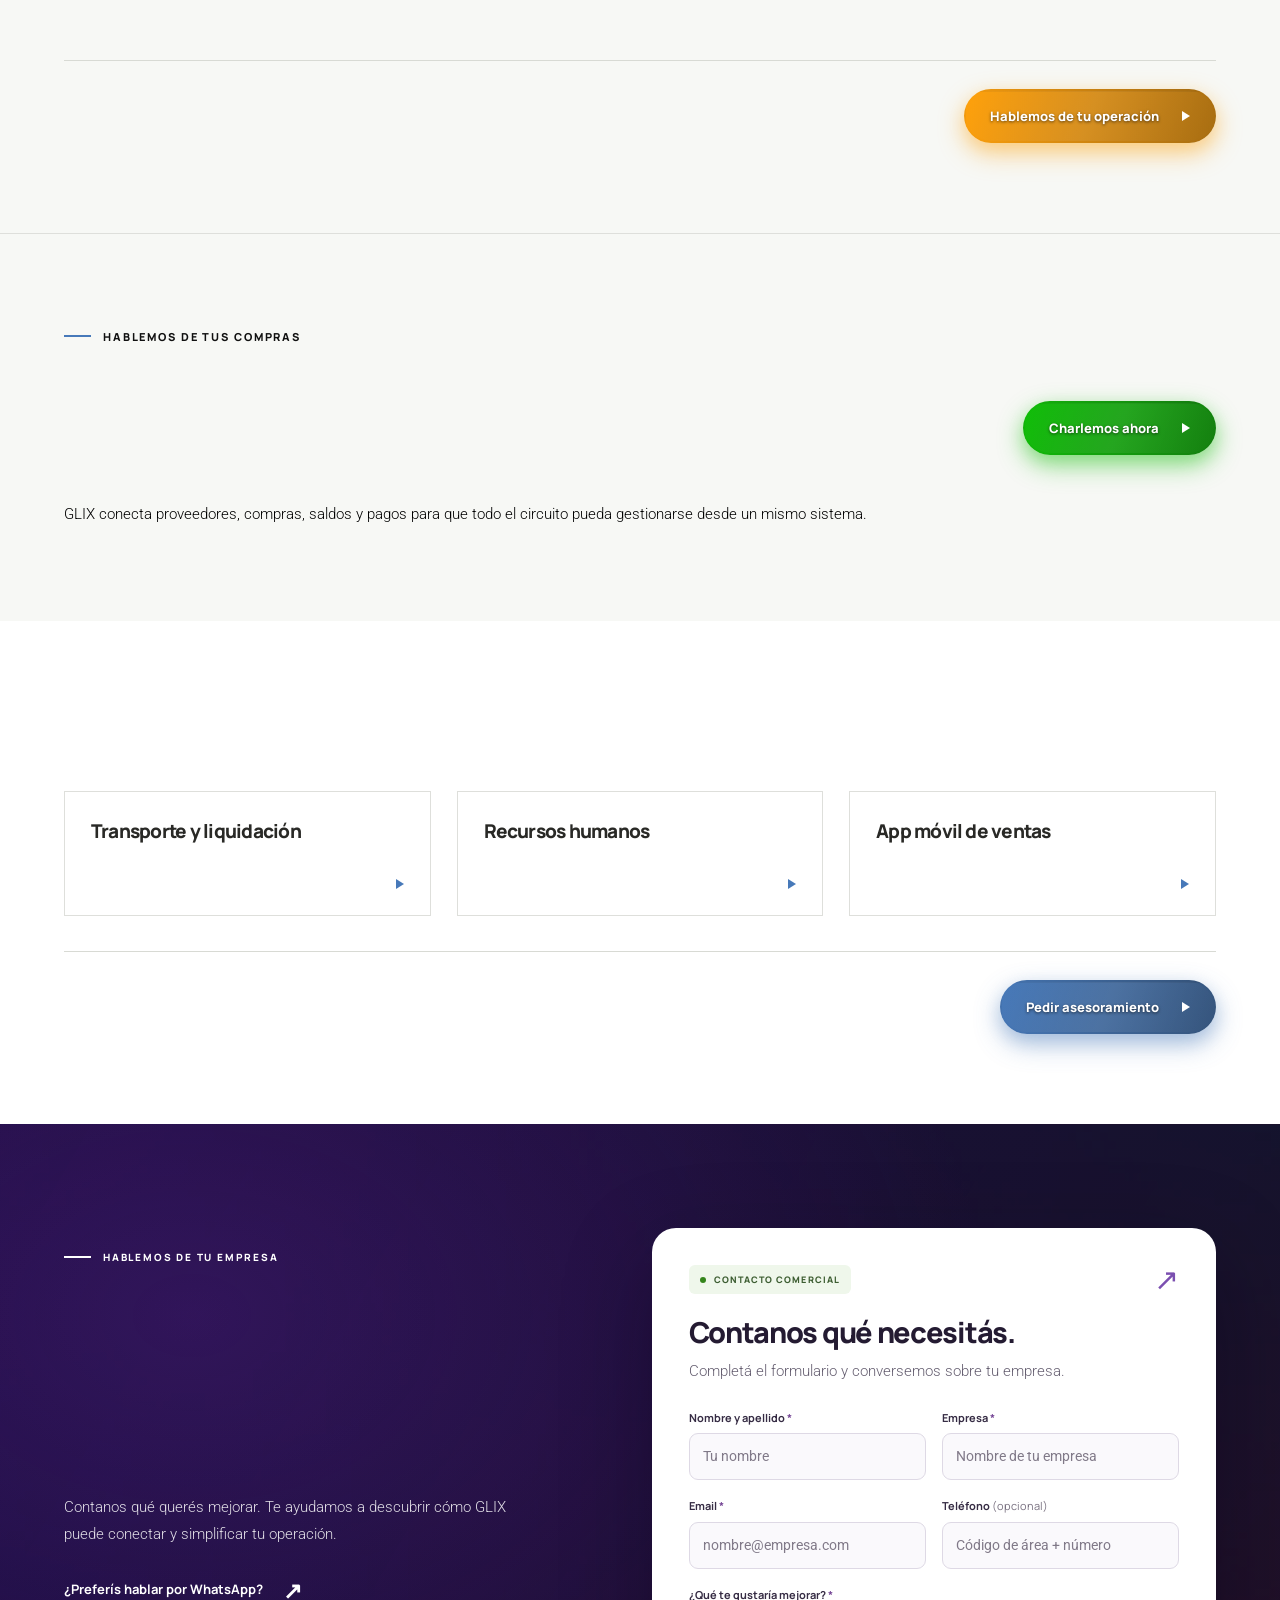
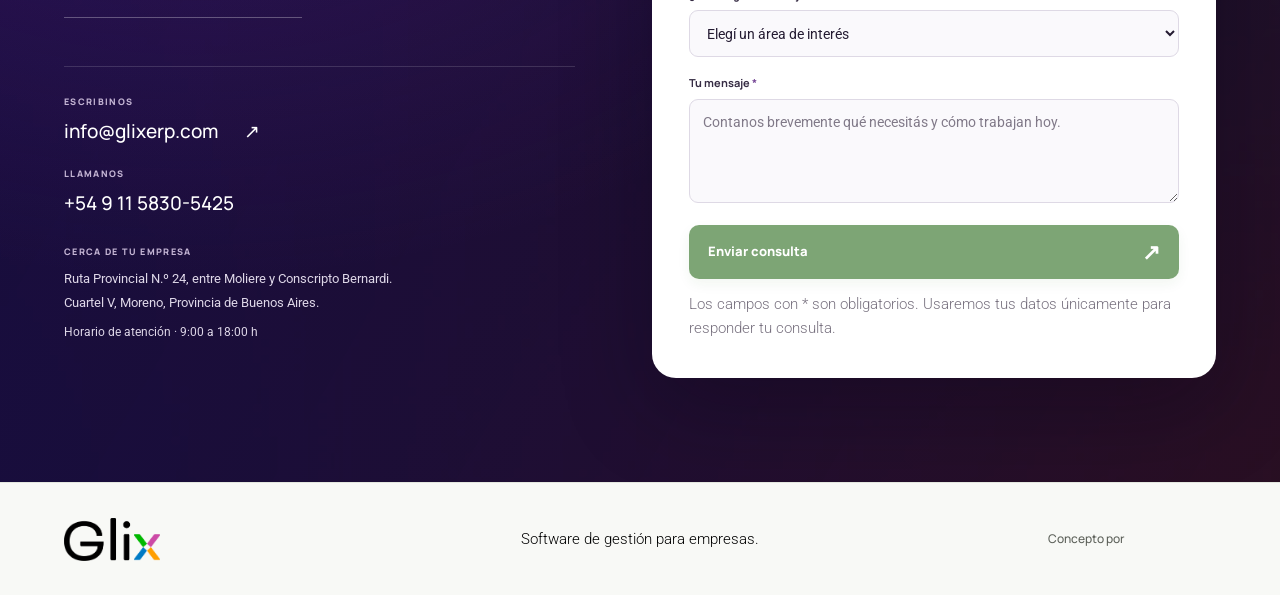
<file: proveedores.html>
<!doctype html><html lang="es-AR"><head><meta charset="utf-8">
<meta http-equiv="Content-Security-Policy" content="default-src 'none'; script-src 'self' 'sha256-rtXyWVD/Rjf+ZuKK1TRCO3bqVWMIs+AZWOPJmg20uTo='; style-src 'self'; font-src 'self'; img-src 'self'; connect-src 'self' https://mail.glixerp.com; object-src 'none'; base-uri 'none'; form-action 'none'; frame-src 'none'">
<meta name="referrer" content="strict-origin-when-cross-origin"><meta name="viewport" content="width=device-width,initial-scale=1"><meta name="theme-color" content="#ffffff"><meta name="description" content="GLIX conecta proveedores, compras, saldos y pagos para dar más claridad al circuito de abastecimiento."><title>Compras y proveedores | GLIX</title>  <link rel="canonical" href="https://glixerp.com/proveedores.html">
  <meta name="robots" content="index, follow, max-image-preview:large">
  <meta property="og:type" content="website">
  <meta property="og:site_name" content="GLIX ERP">
  <meta property="og:locale" content="es_AR">
  <meta property="og:url" content="https://glixerp.com/proveedores.html">
  <meta property="og:title" content="Compras y proveedores | GLIX">
  <meta property="og:description" content="GLIX conecta proveedores, compras, saldos y pagos para dar más claridad al circuito de abastecimiento.">
  <meta property="og:image" content="https://glixerp.com/assets/social/glix-social-v1.png">
  <meta property="og:image:type" content="image/png">
  <meta property="og:image:width" content="1731">
  <meta property="og:image:height" content="909">
  <meta property="og:image:alt" content="GLIX. Gestión que conecta toda tu operación.">
  <meta name="twitter:card" content="summary_large_image">
  <meta name="twitter:title" content="Compras y proveedores | GLIX">
  <meta name="twitter:description" content="GLIX conecta proveedores, compras, saldos y pagos para dar más claridad al circuito de abastecimiento.">
  <meta name="twitter:image" content="https://glixerp.com/assets/social/glix-social-v1.png">
  <meta name="twitter:image:alt" content="GLIX. Gestión que conecta toda tu operación.">
  <script type="application/ld+json">{"@context":"https://schema.org","@graph":[{"@type":"Organization","@id":"https://glixerp.com/#organization","name":"GLIX","url":"https://glixerp.com/","logo":"https://glixerp.com/assets/brand/glix-real-negro.webp","email":"info@glixerp.com","telephone":"+5491158305425"},{"@type":"WebSite","@id":"https://glixerp.com/#website","url":"https://glixerp.com/","name":"GLIX ERP","inLanguage":"es-AR","publisher":{"@id":"https://glixerp.com/#organization"}},{"@type":"WebPage","@id":"https://glixerp.com/proveedores.html#webpage","url":"https://glixerp.com/proveedores.html","name":"Compras y proveedores | GLIX","description":"GLIX conecta proveedores, compras, saldos y pagos para dar más claridad al circuito de abastecimiento.","inLanguage":"es-AR","isPartOf":{"@id":"https://glixerp.com/#website"},"about":{"@id":"https://glixerp.com/#organization"},"primaryImageOfPage":{"@type":"ImageObject","url":"https://glixerp.com/assets/social/glix-social-v1.png","width":1731,"height":909}}]}</script>
  <link rel="preload" href="assets/fonts/manrope-400-800-latin.woff2" as="font" type="font/woff2" crossorigin>
  <link rel="preload" href="assets/fonts/roboto-100-500-latin.woff2" as="font" type="font/woff2" crossorigin>
<link rel="icon" href="favicon.png?v=1" type="image/png" sizes="256x256"><link rel="stylesheet" href="assets/fonts/fonts.css"><link rel="stylesheet" href="styles.css"><link rel="stylesheet" href="enhancements.css"><link rel="stylesheet" href="modulos.css"><link rel="stylesheet" href="design-system.css?v=30"><link rel="stylesheet" href="contact.css?v=2">
</head>
<body class="module-page theme-blue"><a class="skip-link" href="#contenido">Saltar al contenido</a><header class="site-header"><div class="header-inner wrap"><a class="brand" href="index.html" aria-label="GLIX, ir al inicio"><img class="logo-dark" src="assets/brand/glix-real-negro.webp" alt="" width="942" height="420" decoding="async"><img class="logo-light" src="assets/brand/glix-real-blanco.webp" alt="" width="942" height="420" decoding="async"></a><button class="menu-toggle" type="button" aria-controls="primary-nav" aria-expanded="false" aria-label="Abrir menú"><span></span><span></span></button><nav id="primary-nav" class="primary-nav" aria-label="Navegación principal"><a href="index.html">Inicio</a><a href="transporte.html">Transporte</a><a href="proveedores.html" aria-current="page">Proveedores</a><a href="recursos-humanos.html">Recursos humanos</a><a href="ventas-mobile.html">Ventas móvil</a><a href="#contacto" class="nav-contact tic-button">Hablemos <span aria-hidden="true">↗</span></a></nav></div></header>
<main id="contenido"><section class="module-hero"><img class="module-hero-art" src="assets/gallery/portada-proveedores.webp" alt="" aria-hidden="true" width="1500" height="1207" decoding="async" fetchpriority="high" srcset="assets/gallery/portada-proveedores-640.webp 640w, assets/gallery/portada-proveedores.webp 1500w" sizes="(max-width: 760px) 100vw, 60vw"><div class="wrap"><a class="back-link" href="index.html#modulos"><span aria-hidden="true">←</span> TODOS LOS MÓDULOS</a><div class="module-hero-grid"><div><div class="eyebrow"><span class="eyebrow-line"></span> PROVEEDORES</div><h1><span class="hero-title-lead">Tu área comercial</span><br><em>bajo control</em><span class="period">.</span></h1></div><div class="module-hero-copy"><p>Centralizá proveedores, compras, saldos y pagos para tener una visión clara de todo el circuito de abastecimiento.</p><a class="tic-button" href="https://wa.me/5491158305425?text=Hola%2C%20quiero%20conocer%20el%20m%C3%B3dulo%20de%20Proveedores%20de%20GLIX." target="_blank" rel="noopener noreferrer">Hablemos de tus compras <span aria-hidden="true">↗</span></a></div></div></div></section><div class="module-strip" aria-hidden="true"><i></i><i></i><i></i><i></i></div>
<section class="module-intro split-intro"><div class="wrap split-intro-grid"><div class="split-intro-copy"><div class="eyebrow"><span class="eyebrow-line"></span> UNA GESTIÓN CONECTADA</div><h2>Todo el circuito de compras,<br><span>en un mismo lugar.</span></h2><p class="lead">GLIX conecta la información comercial, administrativa y financiera de cada proveedor.</p><p>Comprá, controlá y pagá con más claridad.</p><div class="feature-actions"><a class="tic-button" href="https://wa.me/5491158305425?text=Hola%2C%20quiero%20asesoramiento%20para%20ordenar%20las%20compras%20con%20GLIX." target="_blank" rel="noopener noreferrer">Hablemos ahora <span aria-hidden="true">↗</span></a><a class="tic-button feature-secondary" href="#ficha">Ver proveedores <span aria-hidden="true">↗</span></a></div></div><div class="split-intro-media"><img src="assets/gallery/alta-proveedor.webp" alt="Pantalla de alta de proveedor en GLIX" loading="lazy" width="805" height="511" decoding="async"></div></div></section>
<nav class="module-nav" aria-label="Secciones de proveedores"><div class="wrap module-nav-inner"><strong>EN ESTA PÁGINA</strong><a href="#ficha">Proveedores</a><a href="#comprobantes">Compras</a><a href="#cuentas">Posición financiera</a><a href="#pagos">Pagos</a></div></nav>
<section class="detail-section" id="ficha"><div class="wrap"><div class="detail-top"><div><div class="eyebrow"><span class="eyebrow-line"></span> 01 / PROVEEDORES</div><h2>Conocé mejor <span>a cada proveedor.</span></h2></div><p>Centralizá contactos, condiciones comerciales, historial y desempeño para tener la información que necesitás al momento de comprar.</p></div><div class="detail-grid"><article class="detail-card"><span class="num">01</span><h3>Información centralizada</h3><p>Los datos importantes de cada proveedor, disponibles para todo el equipo en un mismo lugar.</p></article><article class="detail-card"><span class="num">02</span><h3>Condiciones claras</h3><p>Consultá las condiciones comerciales acordadas antes de tomar decisiones de compra.</p></article><article class="detail-card"><span class="num">03</span><h3>Historial para decidir</h3><p>Revisá antecedentes y desempeño para comparar proveedores con más información.</p></article></div><div class="module-note">Más información para elegir: <strong>calidad, precio y tiempo de entrega</strong> en contexto.</div></div><div class="section-cta"><div class="section-cta-title">Mejores decisiones empiezan con mejor información.</div><a class="tic-button" href="https://wa.me/5491158305425?text=Hola%2C%20quiero%20saber%20m%C3%A1s%20sobre%20las%20fichas%20de%20proveedores%20de%20GLIX." target="_blank" rel="noopener noreferrer">Consultar proveedores <span aria-hidden="true">↗</span></a></div></section>
<section class="detail-section tinted" id="comprobantes"><div class="wrap"><div class="detail-top"><div><div class="eyebrow"><span class="eyebrow-line"></span> 02 / COMPRAS</div><h2>Cada compra,<br><span>con su historia completa.</span></h2></div><p>Mantené organizada la documentación de cada operación y seguí su impacto administrativo sin perder el contexto.</p></div><div class="detail-grid"><article class="detail-card"><span class="num">01</span><h3>Compras registradas</h3><p>Conservá cada operación vinculada al proveedor y a su movimiento administrativo.</p></article><article class="detail-card"><span class="num">02</span><h3>Ajustes relacionados</h3><p>Registrá modificaciones manteniendo la trazabilidad de la operación original.</p></article><article class="detail-card"><span class="num">03</span><h3>Todo dentro del mismo circuito</h3><p>Los ajustes también quedan vinculados a la historia de cada compra.</p></article></div></div><div class="section-cta"><div class="section-cta-title">Toda la documentación, conectada.</div><a class="tic-button" href="https://wa.me/5491158305425?text=Hola%2C%20quiero%20consultar%20por%20el%20registro%20de%20comprobantes%20de%20GLIX." target="_blank" rel="noopener noreferrer">Consultar compras <span aria-hidden="true">↗</span></a></div></section>
<section class="detail-section" id="cuentas"><div class="wrap"><div class="detail-top"><div><div class="eyebrow"><span class="eyebrow-line"></span> 03 / POSICIÓN FINANCIERA</div><h2>Sabé qué está pendiente,<br><span>antes de decidir.</span></h2></div><p>Visualizá saldos y movimientos para entender los compromisos de la empresa con cada proveedor y administrar mejor los próximos pagos.</p></div><div class="detail-grid two"><article class="detail-card"><span class="num">01</span><h3>Obligaciones pendientes</h3><p>Conocé qué pagos están pendientes y mantené una visión clara de los compromisos asumidos.</p></article><article class="detail-card"><span class="num">02</span><h3>Saldos actualizados</h3><p>Consultá la posición de cada proveedor con la información administrativa vinculada.</p></article></div></div><div class="section-cta"><div class="section-cta-title">Más visibilidad para administrar mejor.</div><a class="tic-button" href="https://wa.me/5491158305425?text=Hola%2C%20quiero%20revisar%20las%20cuentas%20corrientes%20de%20proveedores%20en%20GLIX." target="_blank" rel="noopener noreferrer">Consultar saldos <span aria-hidden="true">↗</span></a></div></section>
<section class="detail-section tinted" id="pagos"><div class="wrap"><div class="detail-top"><div><div class="eyebrow"><span class="eyebrow-line"></span> 04 / PAGOS</div><h2>Del compromiso al pago,<br><span>sin perder el control.</span></h2></div><p>Organizá la autorización y documentación de los pagos para cerrar el circuito de compras con toda la información relacionada.</p></div><div class="detail-grid"><article class="detail-card"><span class="num">01</span><h3>Pagos organizados</h3><p>Gestioná las autorizaciones y mantené cada desembolso relacionado con su proveedor.</p></article><article class="detail-card"><span class="num">02</span><h3>Retenciones</h3><p>Integrá las retenciones correspondientes dentro del mismo proceso administrativo.</p></article><article class="detail-card"><span class="num">03</span><h3>Documentación disponible</h3><p>Generá la documentación necesaria para acompañar cada operación.</p></article><article class="detail-card"><span class="num">04</span><h3>Obligaciones fiscales</h3><p>Prepará la información necesaria para continuar con los procesos fiscales de la empresa.</p></article></div></div><div class="section-cta"><div class="section-cta-title">Compras, administración y pagos trabajando sobre la misma información.</div><a class="tic-button" href="https://wa.me/5491158305425?text=Hola%2C%20quiero%20conocer%20pagos%20y%20Portal%20IVA%20en%20GLIX." target="_blank" rel="noopener noreferrer">Hablemos de tu operación <span aria-hidden="true">↗</span></a></div></section>
<section class="module-cta"><div class="wrap module-cta-inner"><div><div class="eyebrow"><span class="eyebrow-line"></span> HABLEMOS DE TUS COMPRAS</div><h2>Más claridad para comprar.<br><span class="font-regular">Más control para administrar.</span></h2><p>GLIX conecta proveedores, compras, saldos y pagos para que todo el circuito pueda gestionarse desde un mismo sistema.</p></div><a class="tic-button on-dark" href="https://wa.me/5491158305425?text=Hola%2C%20quiero%20charlar%20con%20GLIX%20sobre%20compras%20y%20proveedores." target="_blank" rel="noopener noreferrer">Charlemos ahora <span aria-hidden="true">↗</span></a></div></section><section class="module-related"><div class="wrap"><h2>Explorá otros módulos</h2><div class="related-grid"><a href="transporte.html">Transporte y liquidación <span>↗</span></a><a href="recursos-humanos.html">Recursos humanos <span>↗</span></a><a href="ventas-mobile.html">App móvil de ventas <span>↗</span></a></div></div><div class="section-cta"><div class="section-cta-title">Conocé el resto de GLIX.</div><a class="tic-button" href="https://wa.me/5491158305425?text=Hola%2C%20quiero%20asesoramiento%20sobre%20los%20otros%20m%C3%B3dulos%20GLIX." target="_blank" rel="noopener noreferrer">Pedir asesoramiento <span aria-hidden="true">↗</span></a></div></section><section class="contact contact-upgrade section-pad" id="contacto" aria-labelledby="contact-title">
  <div class="wrap contact-layout">
    <div class="contact-story"><div class="contact-lead">
      <div class="eyebrow"><span class="eyebrow-line"></span> HABLEMOS DE TU EMPRESA</div>
      <h2 id="contact-title">Tu próxima etapa<br>empieza con una <span class="contact-accent">conversación.</span></h2>
      <p class="contact-intro">Contanos qué querés mejorar. Te ayudamos a descubrir cómo GLIX puede conectar y simplificar tu operación.</p>
      <a class="contact-whatsapp" href="https://wa.me/5491158305425?text=Hola%2C%20quiero%20conocer%20GLIX." target="_blank" rel="noopener noreferrer">¿Preferís hablar por WhatsApp? <span aria-hidden="true">↗</span></a>
      </div><div class="contact-direct">
        <div><span class="contact-label">ESCRIBINOS</span><a href="mailto:info@glixerp.com">info@glixerp.com <span aria-hidden="true">↗</span></a></div>
        <div><span class="contact-label">LLAMANOS</span><a href="tel:+5491158305425">+54 9 11 5830-5425</a></div>
      </div>
      <div class="contact-location"><span class="contact-label">CERCA DE TU EMPRESA</span><address>Ruta Provincial N.º 24, entre Moliere y Conscripto Bernardi.<br>Cuartel V, Moreno, Provincia de Buenos Aires.</address><span class="contact-hours">Horario de atención · 9:00 a 18:00 h</span></div>
    </div>
    <div class="contact-form-card">
      <div class="contact-card-top"><span class="contact-badge"><span aria-hidden="true"></span> CONTACTO COMERCIAL</span><span class="contact-card-mark" aria-hidden="true">↗</span></div>
      <h3>Contanos qué necesitás.</h3>
      <p class="contact-card-description">Completá el formulario y conversemos sobre tu empresa.</p>
      <form id="contact-form" class="contact-form" action="https://mail.glixerp.com/api/glix-contact.php" method="post">
        <div class="contact-fields">
          <div class="contact-field"><label for="contact-name">Nombre y apellido <span aria-hidden="true">*</span></label><input id="contact-name" name="name" autocomplete="name" placeholder="Tu nombre" required minlength="2" maxlength="80"></div>
          <div class="contact-field"><label for="contact-company">Empresa <span aria-hidden="true">*</span></label><input id="contact-company" name="company" autocomplete="organization" placeholder="Nombre de tu empresa" required minlength="2" maxlength="120"></div>
          <div class="contact-field"><label for="contact-email">Email <span aria-hidden="true">*</span></label><input id="contact-email" name="email" type="email" autocomplete="email" placeholder="nombre@empresa.com" required maxlength="254"></div>
          <div class="contact-field"><label for="contact-phone">Teléfono <span class="field-optional">(opcional)</span></label><input id="contact-phone" name="phone" type="tel" autocomplete="tel" placeholder="Código de área + número" maxlength="40"></div>
          <div class="contact-field contact-field-wide"><label for="contact-interest">¿Qué te gustaría mejorar? <span aria-hidden="true">*</span></label><select id="contact-interest" name="interest" required><option value="">Elegí un área de interés</option><option value="integral">La gestión integral de mi empresa</option><option value="transporte">Transporte y liquidación</option><option value="proveedores">Compras y proveedores</option><option value="personas">Recursos humanos</option><option value="ventas">Ventas y operación en campo</option><option value="consulta">Otra consulta</option></select></div>
          <div class="contact-field contact-field-wide"><label for="contact-message">Tu mensaje <span aria-hidden="true">*</span></label><textarea id="contact-message" name="message" rows="3" placeholder="Contanos brevemente qué necesitás y cómo trabajan hoy." required minlength="10" maxlength="2000"></textarea></div>
        </div>
        <div class="contact-trap" aria-hidden="true"><label for="contact-website">Dejar vacío</label><input id="contact-website" name="website" tabindex="-1" autocomplete="off"></div>
        <button class="contact-submit" type="submit" disabled><span>Enviar consulta</span><span class="contact-submit-arrow" aria-hidden="true">↗</span></button>
        <p class="contact-privacy">Los campos con * son obligatorios. Usaremos tus datos únicamente para responder tu consulta.</p>
        <div class="contact-status" role="status" aria-live="polite"></div>
        <noscript><p>Para enviar el formulario, activá JavaScript o escribinos a <a href="mailto:info@glixerp.com">info@glixerp.com</a>.</p></noscript>
      </form>
      <div class="contact-success" hidden tabindex="-1"><span class="contact-success-check" aria-hidden="true">✓</span><h3>Gracias por escribirnos.</h3><p>Tu consulta fue enviada. El equipo de GLIX te responderá por email.</p><button class="contact-another" type="button">Enviar otra consulta <span aria-hidden="true">↗</span></button></div>
    </div>
  </div>
</section></main>
<footer class="site-footer"><div class="wrap footer-inner"><a href="index.html" class="footer-brand" aria-label="GLIX, volver al inicio"><img src="assets/brand/glix-real-negro.webp" alt="" width="942" height="420" decoding="async"></a><p>Software de gestión para empresas.</p><a class="ideamos-credit" href="https://ideamos.com.ar/" target="_blank" rel="noopener noreferrer"><span>Concepto por</span><span class="ideamos-credit-logo"><img src="assets/brand/ideamos-light.webp" alt="Ideamos" width="870" height="213" loading="lazy" decoding="async"></span></a></div></footer><a class="whatsapp-float" href="https://wa.me/5491158305425?text=Hola%2C%20quiero%20conocer%20GLIX." target="_blank" rel="noopener noreferrer" aria-label="Escribir a GLIX por WhatsApp al +54 9 11 5830-5425"><svg viewBox="0 0 32 32" aria-hidden="true"><path d="M16 2.5A13.4 13.4 0 0 0 4.4 22.6L2.5 29.5l7.1-1.9A13.5 13.5 0 1 0 16 2.5Zm0 24.5a11 11 0 0 1-5.6-1.5l-.4-.2-4.2 1.1 1.1-4.1-.3-.4A11.1 11.1 0 1 1 16 27Zm6.1-8.3c-.3-.2-1.9-.9-2.2-1-.3-.1-.5-.2-.7.2-.2.3-.8 1-.9 1.2-.2.2-.4.3-.7.1-.3-.2-1.4-.5-2.6-1.6-1-.9-1.7-2-1.9-2.3-.2-.3 0-.5.2-.7l.5-.6c.2-.2.2-.3.3-.5.1-.2 0-.4 0-.6l-1-2.4c-.3-.6-.5-.5-.8-.5h-.6c-.2 0-.6.1-.9.4-.3.3-1.2 1.1-1.2 2.7s1.2 3.1 1.4 3.3c.2.2 2.4 3.7 5.8 5.2.8.3 1.4.5 1.9.6.8.3 1.5.2 2.1.1.6-.1 1.9-.8 2.1-1.6.3-.8.3-1.5.2-1.6-.1-.2-.3-.3-.6-.5Z"/></svg></a><script src="script.js?v=5" defer></script><script src="contact.js?v=2" defer></script></body></html>
</file>
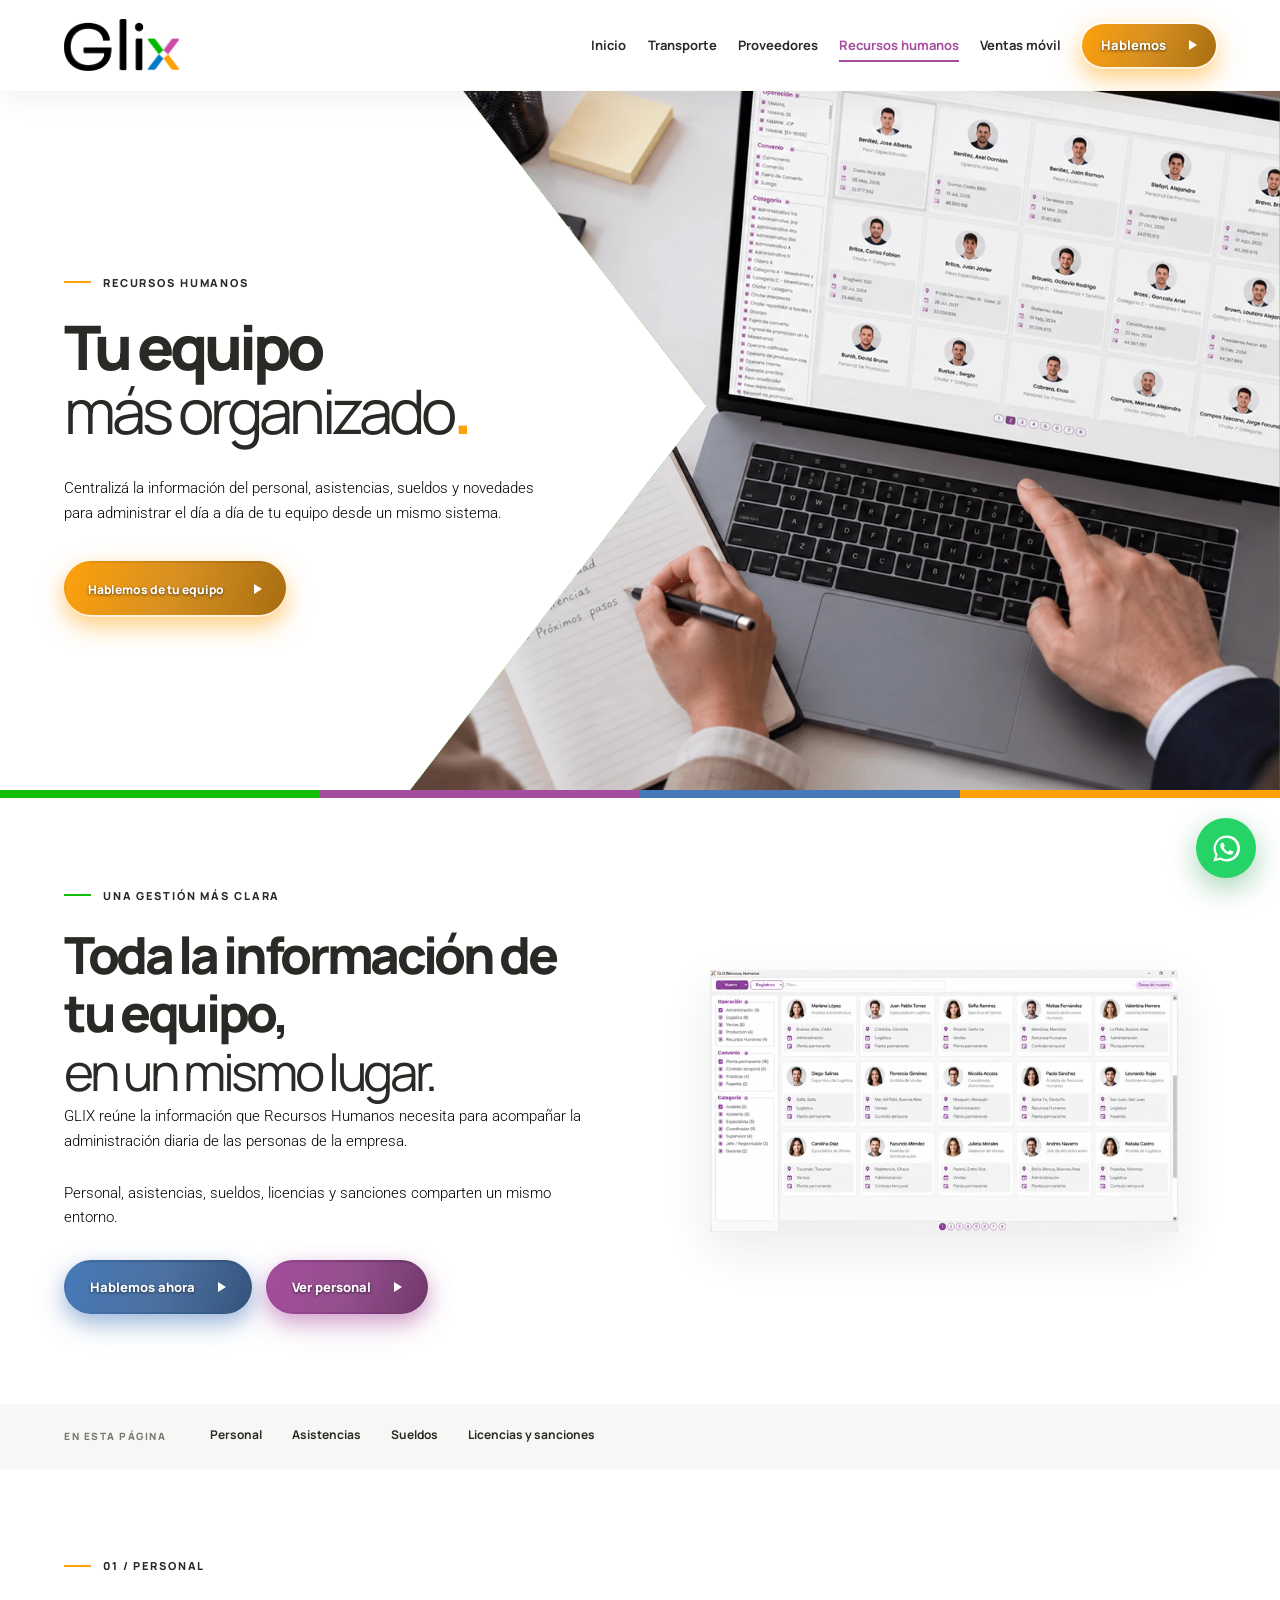
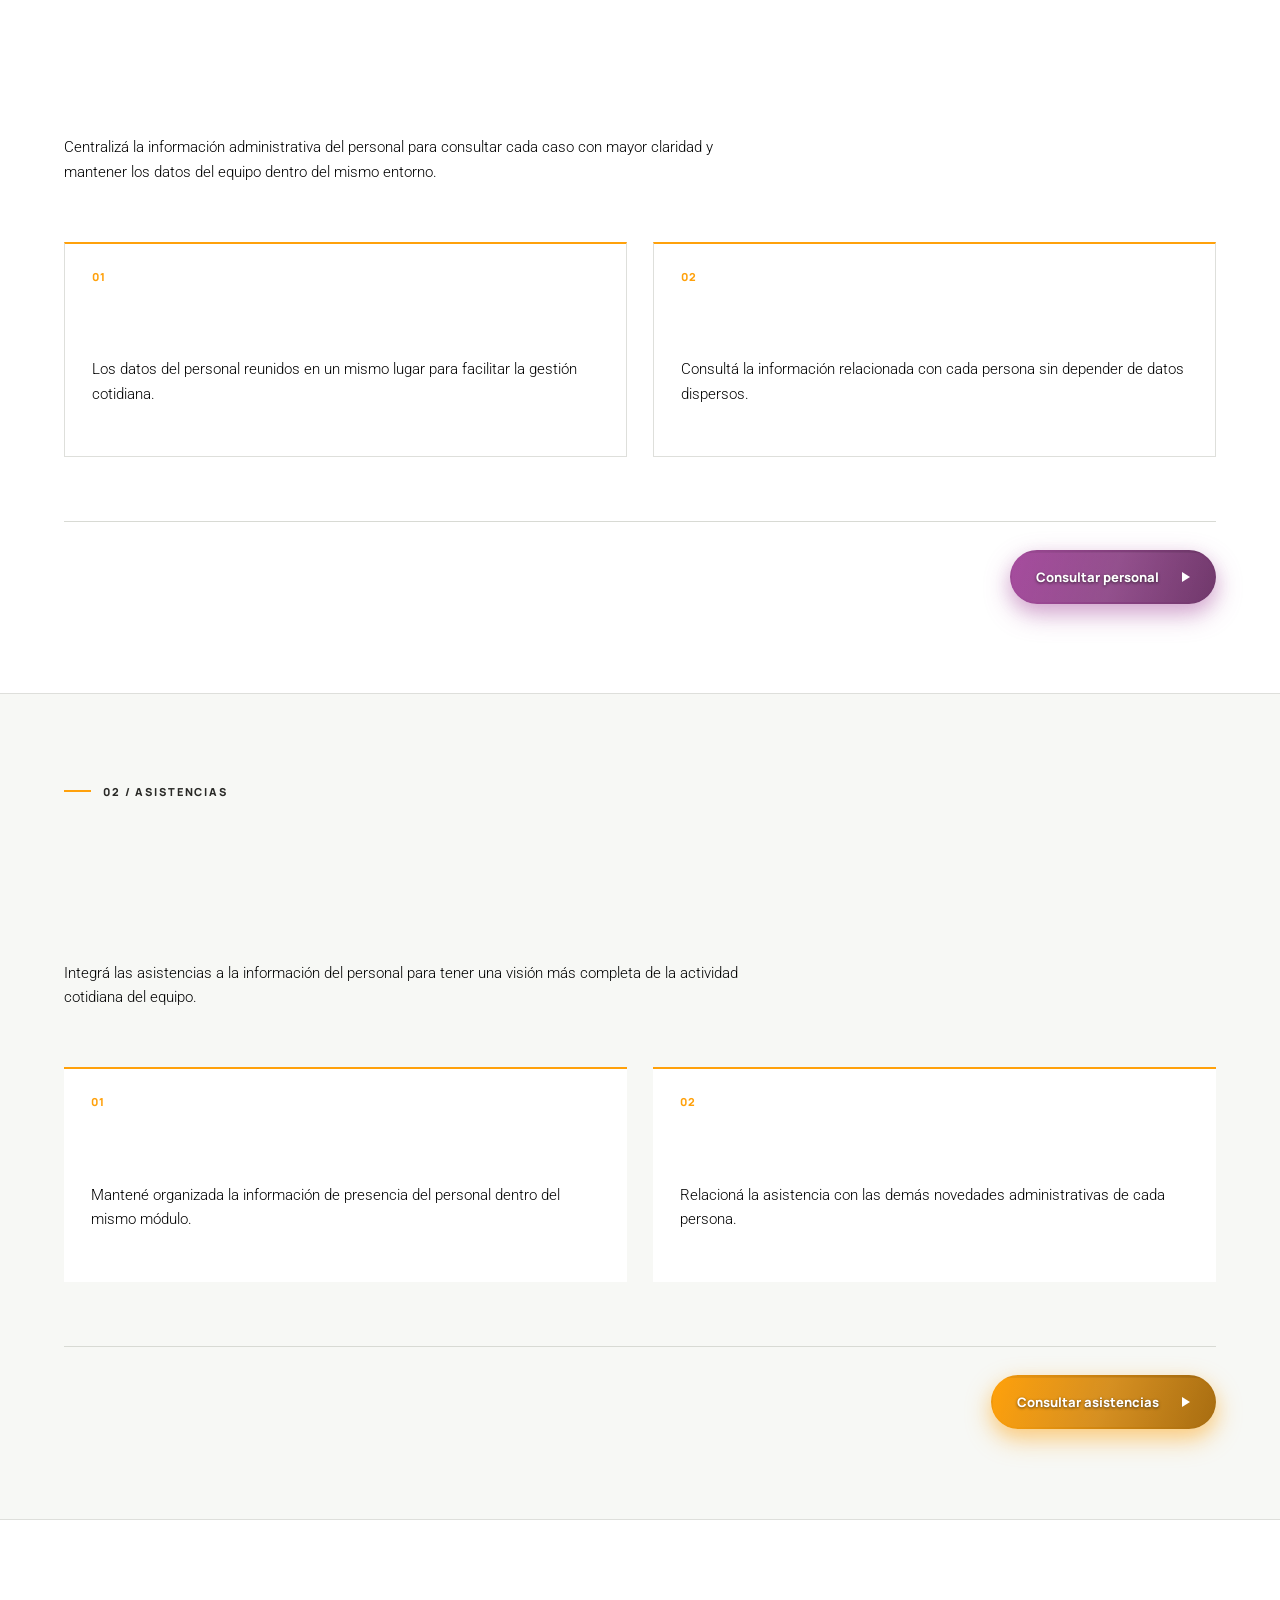
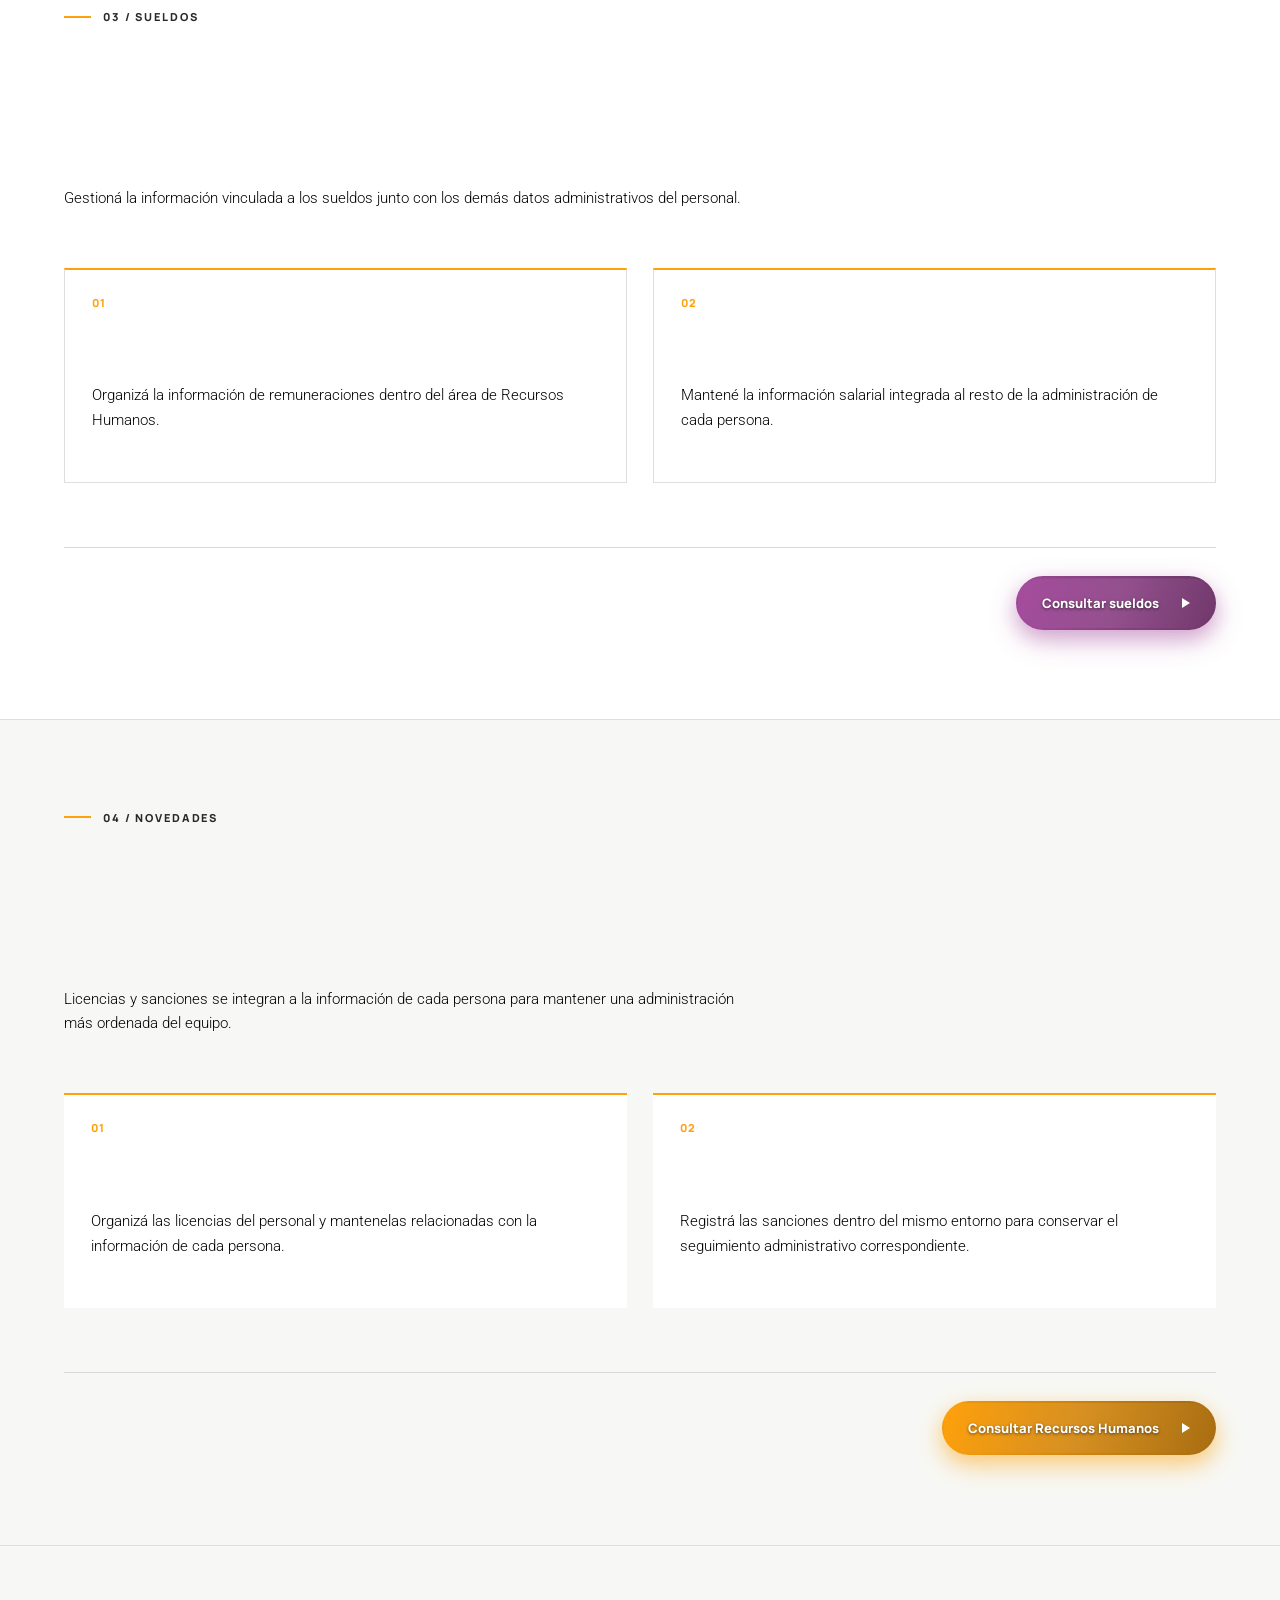
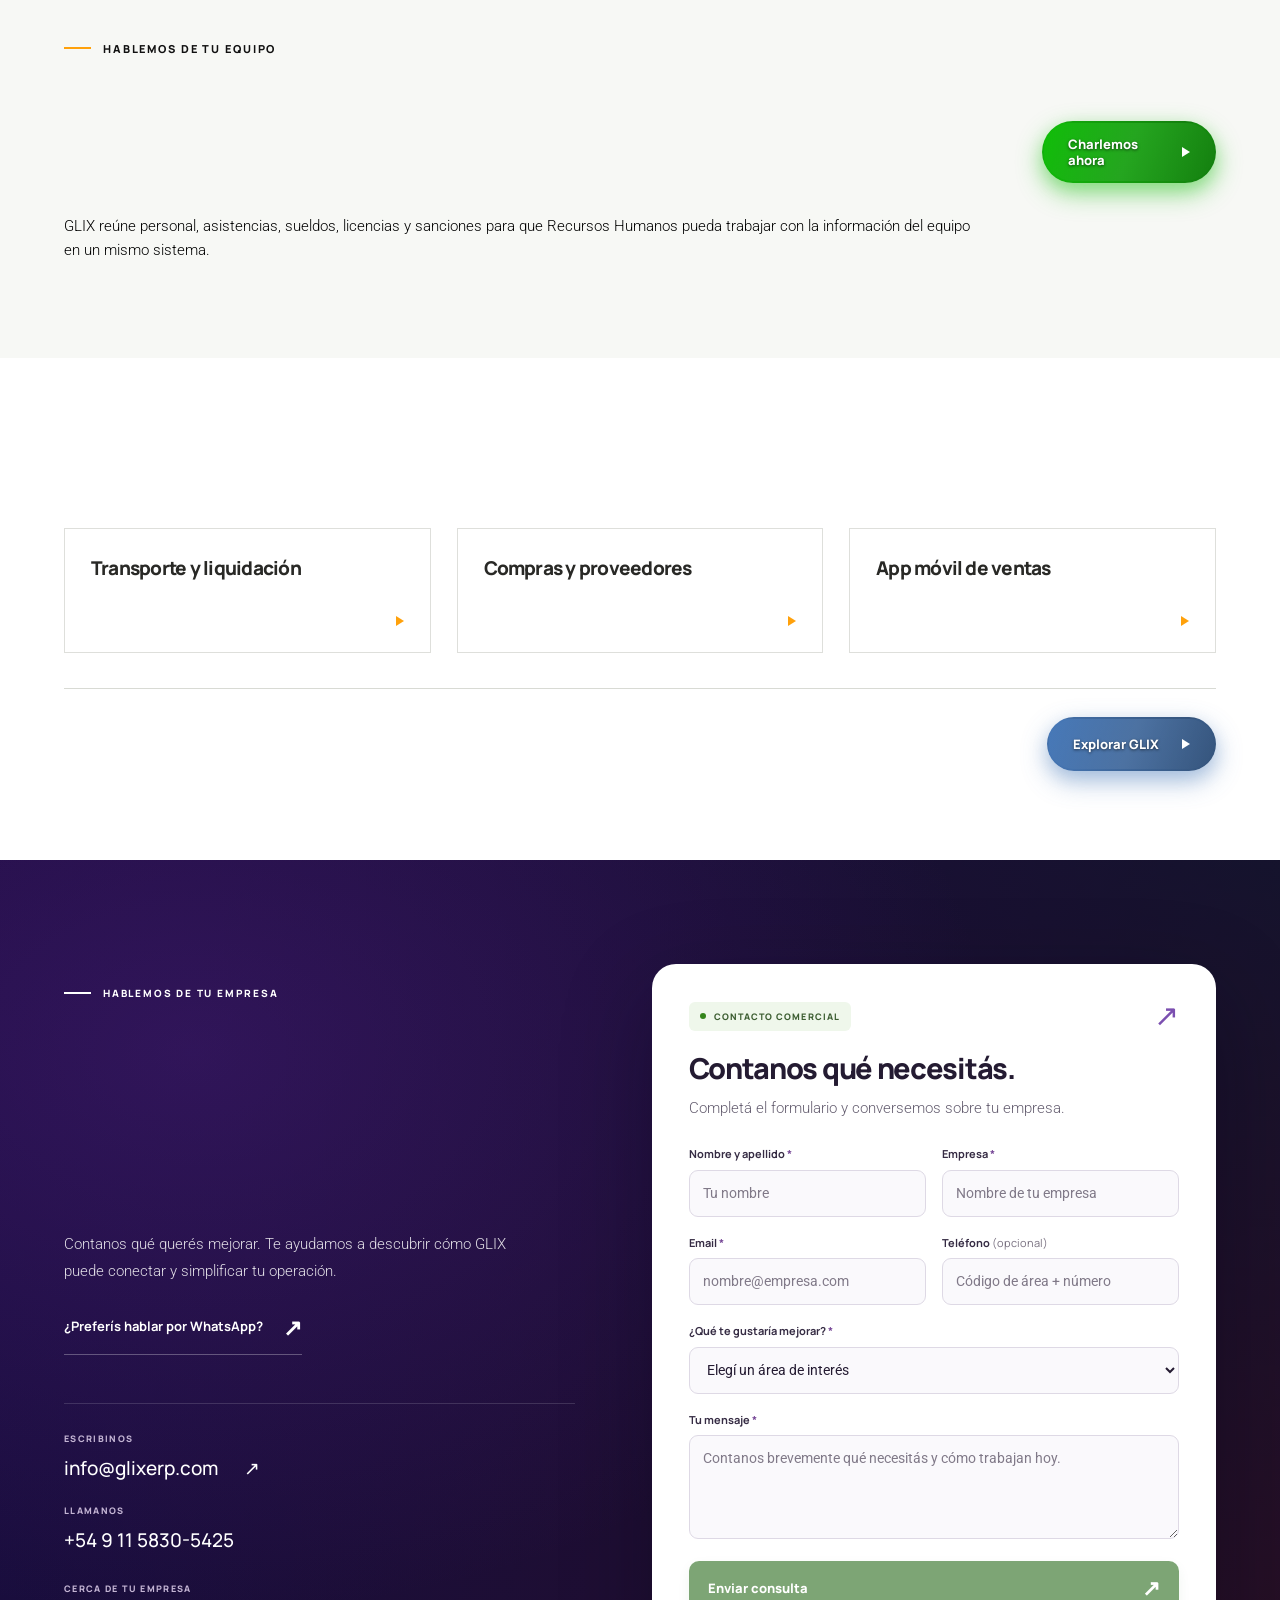
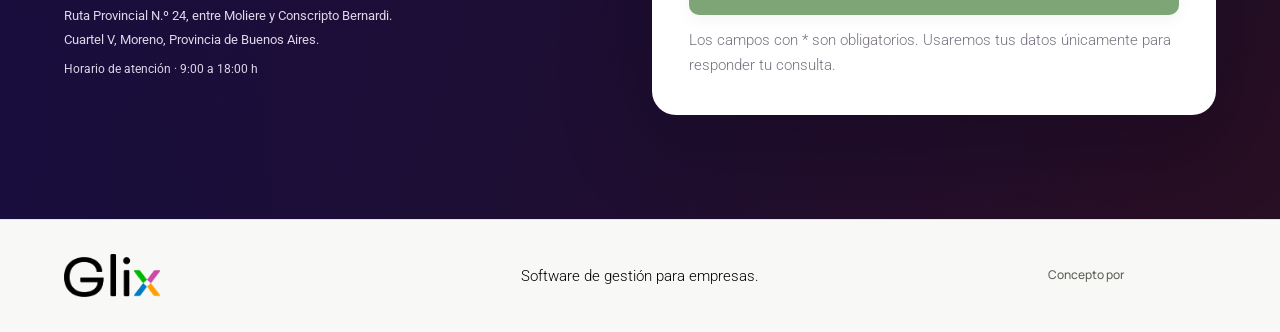
<file: recursos-humanos.html>
<!doctype html><html lang="es-AR"><head><meta charset="utf-8">
<meta http-equiv="Content-Security-Policy" content="default-src 'none'; script-src 'self' 'sha256-wCDdDg0wFnb1LjilCfMZ7UX+ZkAc5rE9d8hDilLDwqQ='; style-src 'self'; font-src 'self'; img-src 'self'; connect-src 'self' https://mail.glixerp.com; object-src 'none'; base-uri 'none'; form-action 'none'; frame-src 'none'">
<meta name="referrer" content="strict-origin-when-cross-origin"><meta name="viewport" content="width=device-width,initial-scale=1"><meta name="theme-color" content="#ffffff"><meta name="description" content="Conocé el módulo de Recursos Humanos de GLIX para la administración de personal, asistencias, sueldos, licencias y sanciones."><title>Recursos Humanos | GLIX</title>  <link rel="canonical" href="https://glixerp.com/recursos-humanos.html">
  <meta name="robots" content="index, follow, max-image-preview:large">
  <meta property="og:type" content="website">
  <meta property="og:site_name" content="GLIX ERP">
  <meta property="og:locale" content="es_AR">
  <meta property="og:url" content="https://glixerp.com/recursos-humanos.html">
  <meta property="og:title" content="Recursos Humanos | GLIX">
  <meta property="og:description" content="Conocé el módulo de Recursos Humanos de GLIX para la administración de personal, asistencias, sueldos, licencias y sanciones.">
  <meta property="og:image" content="https://glixerp.com/assets/social/glix-social-v1.png">
  <meta property="og:image:type" content="image/png">
  <meta property="og:image:width" content="1731">
  <meta property="og:image:height" content="909">
  <meta property="og:image:alt" content="GLIX. Gestión que conecta toda tu operación.">
  <meta name="twitter:card" content="summary_large_image">
  <meta name="twitter:title" content="Recursos Humanos | GLIX">
  <meta name="twitter:description" content="Conocé el módulo de Recursos Humanos de GLIX para la administración de personal, asistencias, sueldos, licencias y sanciones.">
  <meta name="twitter:image" content="https://glixerp.com/assets/social/glix-social-v1.png">
  <meta name="twitter:image:alt" content="GLIX. Gestión que conecta toda tu operación.">
  <script type="application/ld+json">{"@context":"https://schema.org","@graph":[{"@type":"Organization","@id":"https://glixerp.com/#organization","name":"GLIX","url":"https://glixerp.com/","logo":"https://glixerp.com/assets/brand/glix-real-negro.webp","email":"info@glixerp.com","telephone":"+5491158305425"},{"@type":"WebSite","@id":"https://glixerp.com/#website","url":"https://glixerp.com/","name":"GLIX ERP","inLanguage":"es-AR","publisher":{"@id":"https://glixerp.com/#organization"}},{"@type":"WebPage","@id":"https://glixerp.com/recursos-humanos.html#webpage","url":"https://glixerp.com/recursos-humanos.html","name":"Recursos Humanos | GLIX","description":"Conocé el módulo de Recursos Humanos de GLIX para la administración de personal, asistencias, sueldos, licencias y sanciones.","inLanguage":"es-AR","isPartOf":{"@id":"https://glixerp.com/#website"},"about":{"@id":"https://glixerp.com/#organization"},"primaryImageOfPage":{"@type":"ImageObject","url":"https://glixerp.com/assets/social/glix-social-v1.png","width":1731,"height":909}}]}</script>
  <link rel="preload" href="assets/fonts/manrope-400-800-latin.woff2" as="font" type="font/woff2" crossorigin>
  <link rel="preload" href="assets/fonts/roboto-100-500-latin.woff2" as="font" type="font/woff2" crossorigin>
<link rel="icon" href="favicon.png?v=1" type="image/png" sizes="256x256"><link rel="stylesheet" href="assets/fonts/fonts.css"><link rel="stylesheet" href="styles.css"><link rel="stylesheet" href="enhancements.css"><link rel="stylesheet" href="modulos.css"><link rel="stylesheet" href="design-system.css?v=30"><link rel="stylesheet" href="contact.css?v=2">
</head>
<body class="module-page theme-orange"><a class="skip-link" href="#contenido">Saltar al contenido</a><header class="site-header"><div class="header-inner wrap"><a class="brand" href="index.html" aria-label="GLIX, ir al inicio"><img class="logo-dark" src="assets/brand/glix-real-negro.webp" alt="" width="942" height="420" decoding="async"><img class="logo-light" src="assets/brand/glix-real-blanco.webp" alt="" width="942" height="420" decoding="async"></a><button class="menu-toggle" type="button" aria-controls="primary-nav" aria-expanded="false" aria-label="Abrir menú"><span></span><span></span></button><nav id="primary-nav" class="primary-nav" aria-label="Navegación principal"><a href="index.html">Inicio</a><a href="transporte.html">Transporte</a><a href="proveedores.html">Proveedores</a><a href="recursos-humanos.html" aria-current="page">Recursos humanos</a><a href="ventas-mobile.html">Ventas móvil</a><a href="#contacto" class="nav-contact tic-button">Hablemos <span aria-hidden="true">↗</span></a></nav></div></header>
<main id="contenido"><section class="module-hero"><img class="module-hero-art" src="assets/gallery/portada-recursos-humanos.webp" alt="" aria-hidden="true" width="1500" height="1207" decoding="async" fetchpriority="high" srcset="assets/gallery/portada-recursos-humanos-640.webp 640w, assets/gallery/portada-recursos-humanos.webp 1500w" sizes="(max-width: 760px) 100vw, 60vw"><div class="wrap"><a class="back-link" href="index.html#modulos"><span aria-hidden="true">←</span> TODOS LOS MÓDULOS</a><div class="module-hero-grid"><div><div class="eyebrow"><span class="eyebrow-line"></span> RECURSOS HUMANOS</div><h1>Tu equipo<br><em>más organizado</em><span class="period">.</span></h1></div><div class="module-hero-copy"><p>Centralizá la información del personal, asistencias, sueldos y novedades para administrar el día a día de tu equipo desde un mismo sistema.</p><a class="tic-button" href="https://wa.me/5491158305425?text=Hola%2C%20quiero%20hablar%20sobre%20Recursos%20Humanos%20en%20GLIX." target="_blank" rel="noopener noreferrer">Hablemos de tu equipo <span aria-hidden="true">↗</span></a></div></div></div></section><div class="module-strip" aria-hidden="true"><i></i><i></i><i></i><i></i></div>
<section class="module-intro split-intro"><div class="wrap split-intro-grid"><div class="split-intro-copy"><div class="eyebrow"><span class="eyebrow-line"></span> UNA GESTIÓN MÁS CLARA</div><h2>Toda la información de tu equipo,<br><span>en un mismo lugar.</span></h2><p class="lead">GLIX reúne la información que Recursos Humanos necesita para acompañar la administración diaria de las personas de la empresa.</p><p>Personal, asistencias, sueldos, licencias y sanciones comparten un mismo entorno.</p><div class="feature-actions"><a class="tic-button" href="https://wa.me/5491158305425?text=Hola%2C%20quiero%20consultar%20c%C3%B3mo%20GLIX%20acompa%C3%B1a%20a%20mi%20equipo." target="_blank" rel="noopener noreferrer">Hablemos ahora <span aria-hidden="true">↗</span></a><a class="tic-button feature-secondary" href="#personal">Ver personal <span aria-hidden="true">↗</span></a></div></div><div class="split-intro-media"><img src="assets/gallery/recursos-humanos-panel.webp" alt="Vista de personal en GLIX con datos de muestra" loading="lazy" width="1672" height="941" decoding="async" srcset="assets/gallery/recursos-humanos-panel-640.webp 640w, assets/gallery/recursos-humanos-panel.webp 1672w" sizes="(max-width: 760px) 80vw, 50vw"></div></div></section>
<nav class="module-nav" aria-label="Secciones de Recursos Humanos"><div class="wrap module-nav-inner"><strong>EN ESTA PÁGINA</strong><a href="#personal">Personal</a><a href="#asistencias">Asistencias</a><a href="#sueldos">Sueldos</a><a href="#novedades">Licencias y sanciones</a></div></nav>
<section class="detail-section" id="personal"><div class="wrap"><div class="detail-top"><div><div class="eyebrow"><span class="eyebrow-line"></span> 01 / PERSONAL</div><h2>Cada persona,<br><span>con su información organizada.</span></h2></div><p>Centralizá la información administrativa del personal para consultar cada caso con mayor claridad y mantener los datos del equipo dentro del mismo entorno.</p></div><div class="detail-grid two"><article class="detail-card"><span class="num">01</span><h3>Información centralizada</h3><p>Los datos del personal reunidos en un mismo lugar para facilitar la gestión cotidiana.</p></article><article class="detail-card"><span class="num">02</span><h3>Una visión más clara</h3><p>Consultá la información relacionada con cada persona sin depender de datos dispersos.</p></article></div></div><div class="section-cta"><div class="section-cta-title">El equipo también forma parte de una gestión conectada.</div><a class="tic-button" href="https://wa.me/5491158305425?text=Hola%2C%20quiero%20saber%20m%C3%A1s%20sobre%20la%20administraci%C3%B3n%20de%20personal%20en%20GLIX." target="_blank" rel="noopener noreferrer">Consultar personal <span aria-hidden="true">↗</span></a></div></section>
<section class="detail-section tinted" id="asistencias"><div class="wrap"><div class="detail-top"><div><div class="eyebrow"><span class="eyebrow-line"></span> 02 / ASISTENCIAS</div><h2>El día a día del equipo,<br><span>también queda registrado.</span></h2></div><p>Integrá las asistencias a la información del personal para tener una visión más completa de la actividad cotidiana del equipo.</p></div><div class="detail-grid two"><article class="detail-card"><span class="num">01</span><h3>Asistencias</h3><p>Mantené organizada la información de presencia del personal dentro del mismo módulo.</p></article><article class="detail-card"><span class="num">02</span><h3>Todo en contexto</h3><p>Relacioná la asistencia con las demás novedades administrativas de cada persona.</p></article></div></div><div class="section-cta"><div class="section-cta-title">Más contexto para administrar mejor.</div><a class="tic-button" href="https://wa.me/5491158305425?text=Hola%2C%20quiero%20consultar%20por%20asistencias%20en%20GLIX." target="_blank" rel="noopener noreferrer">Consultar asistencias <span aria-hidden="true">↗</span></a></div></section>
<section class="detail-section" id="sueldos"><div class="wrap"><div class="detail-top"><div><div class="eyebrow"><span class="eyebrow-line"></span> 03 / SUELDOS</div><h2>La información salarial,<br><span>dentro del mismo circuito.</span></h2></div><p>Gestioná la información vinculada a los sueldos junto con los demás datos administrativos del personal.</p></div><div class="detail-grid two"><article class="detail-card"><span class="num">01</span><h3>Información salarial</h3><p>Organizá la información de remuneraciones dentro del área de Recursos Humanos.</p></article><article class="detail-card"><span class="num">02</span><h3>Todo relacionado</h3><p>Mantené la información salarial integrada al resto de la administración de cada persona.</p></article></div></div><div class="section-cta"><div class="section-cta-title">Personas e información, en un mismo entorno.</div><a class="tic-button" href="https://wa.me/5491158305425?text=Hola%2C%20quiero%20conversar%20sobre%20la%20gesti%C3%B3n%20de%20sueldos%20en%20GLIX." target="_blank" rel="noopener noreferrer">Consultar sueldos <span aria-hidden="true">↗</span></a></div></section>
<section class="detail-section tinted" id="novedades"><div class="wrap"><div class="detail-top"><div><div class="eyebrow"><span class="eyebrow-line"></span> 04 / NOVEDADES</div><h2>Cada novedad,<br><span>con su seguimiento.</span></h2></div><p>Licencias y sanciones se integran a la información de cada persona para mantener una administración más ordenada del equipo.</p></div><div class="detail-grid two"><article class="detail-card"><span class="num">01</span><h3>Licencias</h3><p>Organizá las licencias del personal y mantenelas relacionadas con la información de cada persona.</p></article><article class="detail-card"><span class="num">02</span><h3>Sanciones</h3><p>Registrá las sanciones dentro del mismo entorno para conservar el seguimiento administrativo correspondiente.</p></article></div></div><div class="section-cta"><div class="section-cta-title">Las novedades también forman parte de la historia de cada persona.</div><a class="tic-button" href="https://wa.me/5491158305425?text=Hola%2C%20quiero%20conocer%20licencias%20y%20sanciones%20en%20GLIX." target="_blank" rel="noopener noreferrer">Consultar Recursos Humanos <span aria-hidden="true">↗</span></a></div></section>
<section class="module-cta"><div class="wrap module-cta-inner"><div><div class="eyebrow"><span class="eyebrow-line"></span> HABLEMOS DE TU EQUIPO</div><h2>Menos información dispersa.<br><span class="font-regular">Más claridad para gestionar.</span></h2><p>GLIX reúne personal, asistencias, sueldos, licencias y sanciones para que Recursos Humanos pueda trabajar con la información del equipo en un mismo sistema.</p></div><a class="tic-button on-dark" href="https://wa.me/5491158305425?text=Hola%2C%20quiero%20una%20charla%20sobre%20Recursos%20Humanos%20de%20GLIX." target="_blank" rel="noopener noreferrer">Charlemos ahora <span aria-hidden="true">↗</span></a></div></section><section class="module-related"><div class="wrap"><h2>Explorá otros módulos</h2><div class="related-grid"><a href="transporte.html">Transporte y liquidación <span>↗</span></a><a href="proveedores.html">Compras y proveedores <span>↗</span></a><a href="ventas-mobile.html">App móvil de ventas <span>↗</span></a></div></div><div class="section-cta"><div class="section-cta-title">La información del equipo, conectada.</div><a class="tic-button" href="https://wa.me/5491158305425?text=Hola%2C%20quiero%20explorar%20c%C3%B3mo%20se%20conectan%20los%20m%C3%B3dulos%20GLIX." target="_blank" rel="noopener noreferrer">Explorar GLIX <span aria-hidden="true">↗</span></a></div></section><section class="contact contact-upgrade section-pad" id="contacto" aria-labelledby="contact-title">
  <div class="wrap contact-layout">
    <div class="contact-story"><div class="contact-lead">
      <div class="eyebrow"><span class="eyebrow-line"></span> HABLEMOS DE TU EMPRESA</div>
      <h2 id="contact-title">Tu próxima etapa<br>empieza con una <span class="contact-accent">conversación.</span></h2>
      <p class="contact-intro">Contanos qué querés mejorar. Te ayudamos a descubrir cómo GLIX puede conectar y simplificar tu operación.</p>
      <a class="contact-whatsapp" href="https://wa.me/5491158305425?text=Hola%2C%20quiero%20conocer%20GLIX." target="_blank" rel="noopener noreferrer">¿Preferís hablar por WhatsApp? <span aria-hidden="true">↗</span></a>
      </div><div class="contact-direct">
        <div><span class="contact-label">ESCRIBINOS</span><a href="mailto:info@glixerp.com">info@glixerp.com <span aria-hidden="true">↗</span></a></div>
        <div><span class="contact-label">LLAMANOS</span><a href="tel:+5491158305425">+54 9 11 5830-5425</a></div>
      </div>
      <div class="contact-location"><span class="contact-label">CERCA DE TU EMPRESA</span><address>Ruta Provincial N.º 24, entre Moliere y Conscripto Bernardi.<br>Cuartel V, Moreno, Provincia de Buenos Aires.</address><span class="contact-hours">Horario de atención · 9:00 a 18:00 h</span></div>
    </div>
    <div class="contact-form-card">
      <div class="contact-card-top"><span class="contact-badge"><span aria-hidden="true"></span> CONTACTO COMERCIAL</span><span class="contact-card-mark" aria-hidden="true">↗</span></div>
      <h3>Contanos qué necesitás.</h3>
      <p class="contact-card-description">Completá el formulario y conversemos sobre tu empresa.</p>
      <form id="contact-form" class="contact-form" action="https://mail.glixerp.com/api/glix-contact.php" method="post">
        <div class="contact-fields">
          <div class="contact-field"><label for="contact-name">Nombre y apellido <span aria-hidden="true">*</span></label><input id="contact-name" name="name" autocomplete="name" placeholder="Tu nombre" required minlength="2" maxlength="80"></div>
          <div class="contact-field"><label for="contact-company">Empresa <span aria-hidden="true">*</span></label><input id="contact-company" name="company" autocomplete="organization" placeholder="Nombre de tu empresa" required minlength="2" maxlength="120"></div>
          <div class="contact-field"><label for="contact-email">Email <span aria-hidden="true">*</span></label><input id="contact-email" name="email" type="email" autocomplete="email" placeholder="nombre@empresa.com" required maxlength="254"></div>
          <div class="contact-field"><label for="contact-phone">Teléfono <span class="field-optional">(opcional)</span></label><input id="contact-phone" name="phone" type="tel" autocomplete="tel" placeholder="Código de área + número" maxlength="40"></div>
          <div class="contact-field contact-field-wide"><label for="contact-interest">¿Qué te gustaría mejorar? <span aria-hidden="true">*</span></label><select id="contact-interest" name="interest" required><option value="">Elegí un área de interés</option><option value="integral">La gestión integral de mi empresa</option><option value="transporte">Transporte y liquidación</option><option value="proveedores">Compras y proveedores</option><option value="personas">Recursos humanos</option><option value="ventas">Ventas y operación en campo</option><option value="consulta">Otra consulta</option></select></div>
          <div class="contact-field contact-field-wide"><label for="contact-message">Tu mensaje <span aria-hidden="true">*</span></label><textarea id="contact-message" name="message" rows="3" placeholder="Contanos brevemente qué necesitás y cómo trabajan hoy." required minlength="10" maxlength="2000"></textarea></div>
        </div>
        <div class="contact-trap" aria-hidden="true"><label for="contact-website">Dejar vacío</label><input id="contact-website" name="website" tabindex="-1" autocomplete="off"></div>
        <button class="contact-submit" type="submit" disabled><span>Enviar consulta</span><span class="contact-submit-arrow" aria-hidden="true">↗</span></button>
        <p class="contact-privacy">Los campos con * son obligatorios. Usaremos tus datos únicamente para responder tu consulta.</p>
        <div class="contact-status" role="status" aria-live="polite"></div>
        <noscript><p>Para enviar el formulario, activá JavaScript o escribinos a <a href="mailto:info@glixerp.com">info@glixerp.com</a>.</p></noscript>
      </form>
      <div class="contact-success" hidden tabindex="-1"><span class="contact-success-check" aria-hidden="true">✓</span><h3>Gracias por escribirnos.</h3><p>Tu consulta fue enviada. El equipo de GLIX te responderá por email.</p><button class="contact-another" type="button">Enviar otra consulta <span aria-hidden="true">↗</span></button></div>
    </div>
  </div>
</section></main>
<footer class="site-footer"><div class="wrap footer-inner"><a href="index.html" class="footer-brand" aria-label="GLIX, volver al inicio"><img src="assets/brand/glix-real-negro.webp" alt="" width="942" height="420" decoding="async"></a><p>Software de gestión para empresas.</p><a class="ideamos-credit" href="https://ideamos.com.ar/" target="_blank" rel="noopener noreferrer"><span>Concepto por</span><span class="ideamos-credit-logo"><img src="assets/brand/ideamos-light.webp" alt="Ideamos" width="870" height="213" loading="lazy" decoding="async"></span></a></div></footer><a class="whatsapp-float" href="https://wa.me/5491158305425?text=Hola%2C%20quiero%20conocer%20GLIX." target="_blank" rel="noopener noreferrer" aria-label="Escribir a GLIX por WhatsApp al +54 9 11 5830-5425"><svg viewBox="0 0 32 32" aria-hidden="true"><path d="M16 2.5A13.4 13.4 0 0 0 4.4 22.6L2.5 29.5l7.1-1.9A13.5 13.5 0 1 0 16 2.5Zm0 24.5a11 11 0 0 1-5.6-1.5l-.4-.2-4.2 1.1 1.1-4.1-.3-.4A11.1 11.1 0 1 1 16 27Zm6.1-8.3c-.3-.2-1.9-.9-2.2-1-.3-.1-.5-.2-.7.2-.2.3-.8 1-.9 1.2-.2.2-.4.3-.7.1-.3-.2-1.4-.5-2.6-1.6-1-.9-1.7-2-1.9-2.3-.2-.3 0-.5.2-.7l.5-.6c.2-.2.2-.3.3-.5.1-.2 0-.4 0-.6l-1-2.4c-.3-.6-.5-.5-.8-.5h-.6c-.2 0-.6.1-.9.4-.3.3-1.2 1.1-1.2 2.7s1.2 3.1 1.4 3.3c.2.2 2.4 3.7 5.8 5.2.8.3 1.4.5 1.9.6.8.3 1.5.2 2.1.1.6-.1 1.9-.8 2.1-1.6.3-.8.3-1.5.2-1.6-.1-.2-.3-.3-.6-.5Z"/></svg></a><script src="script.js?v=5" defer></script><script src="contact.js?v=2" defer></script></body></html>
</file>
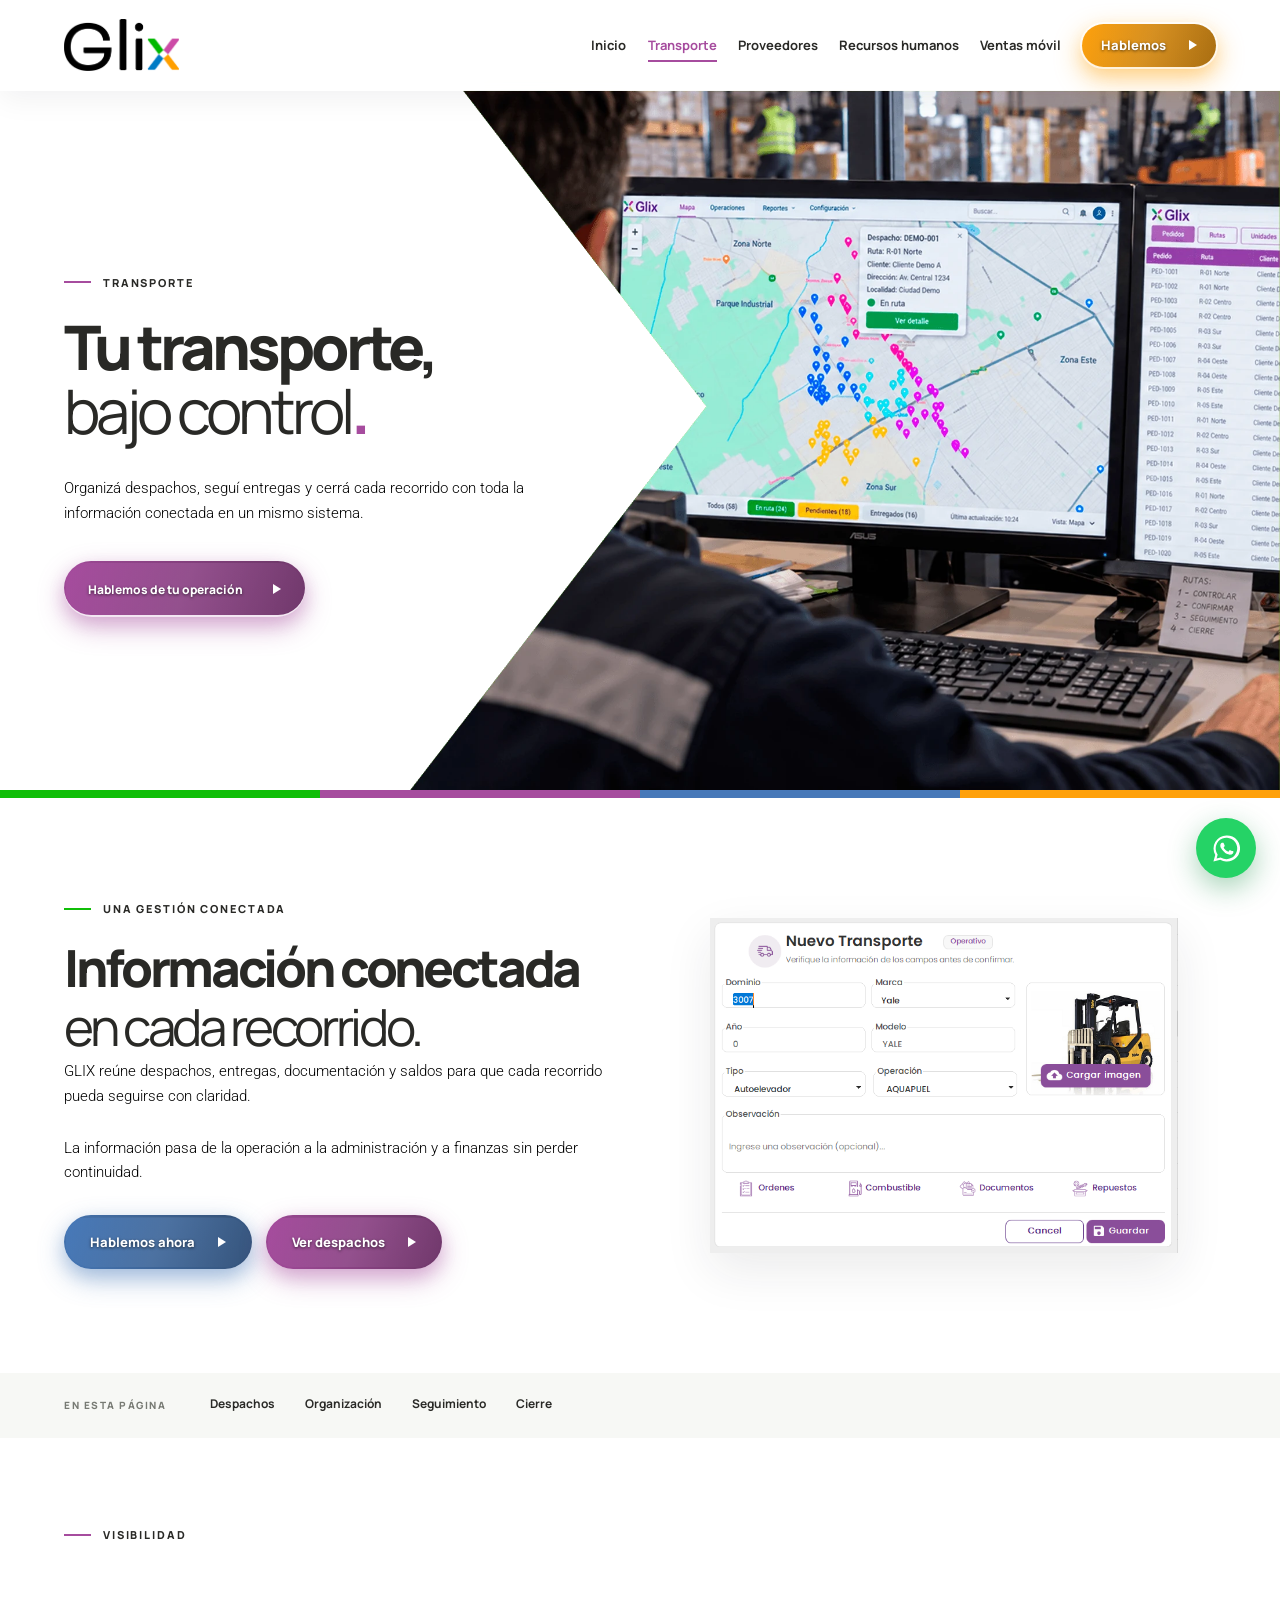
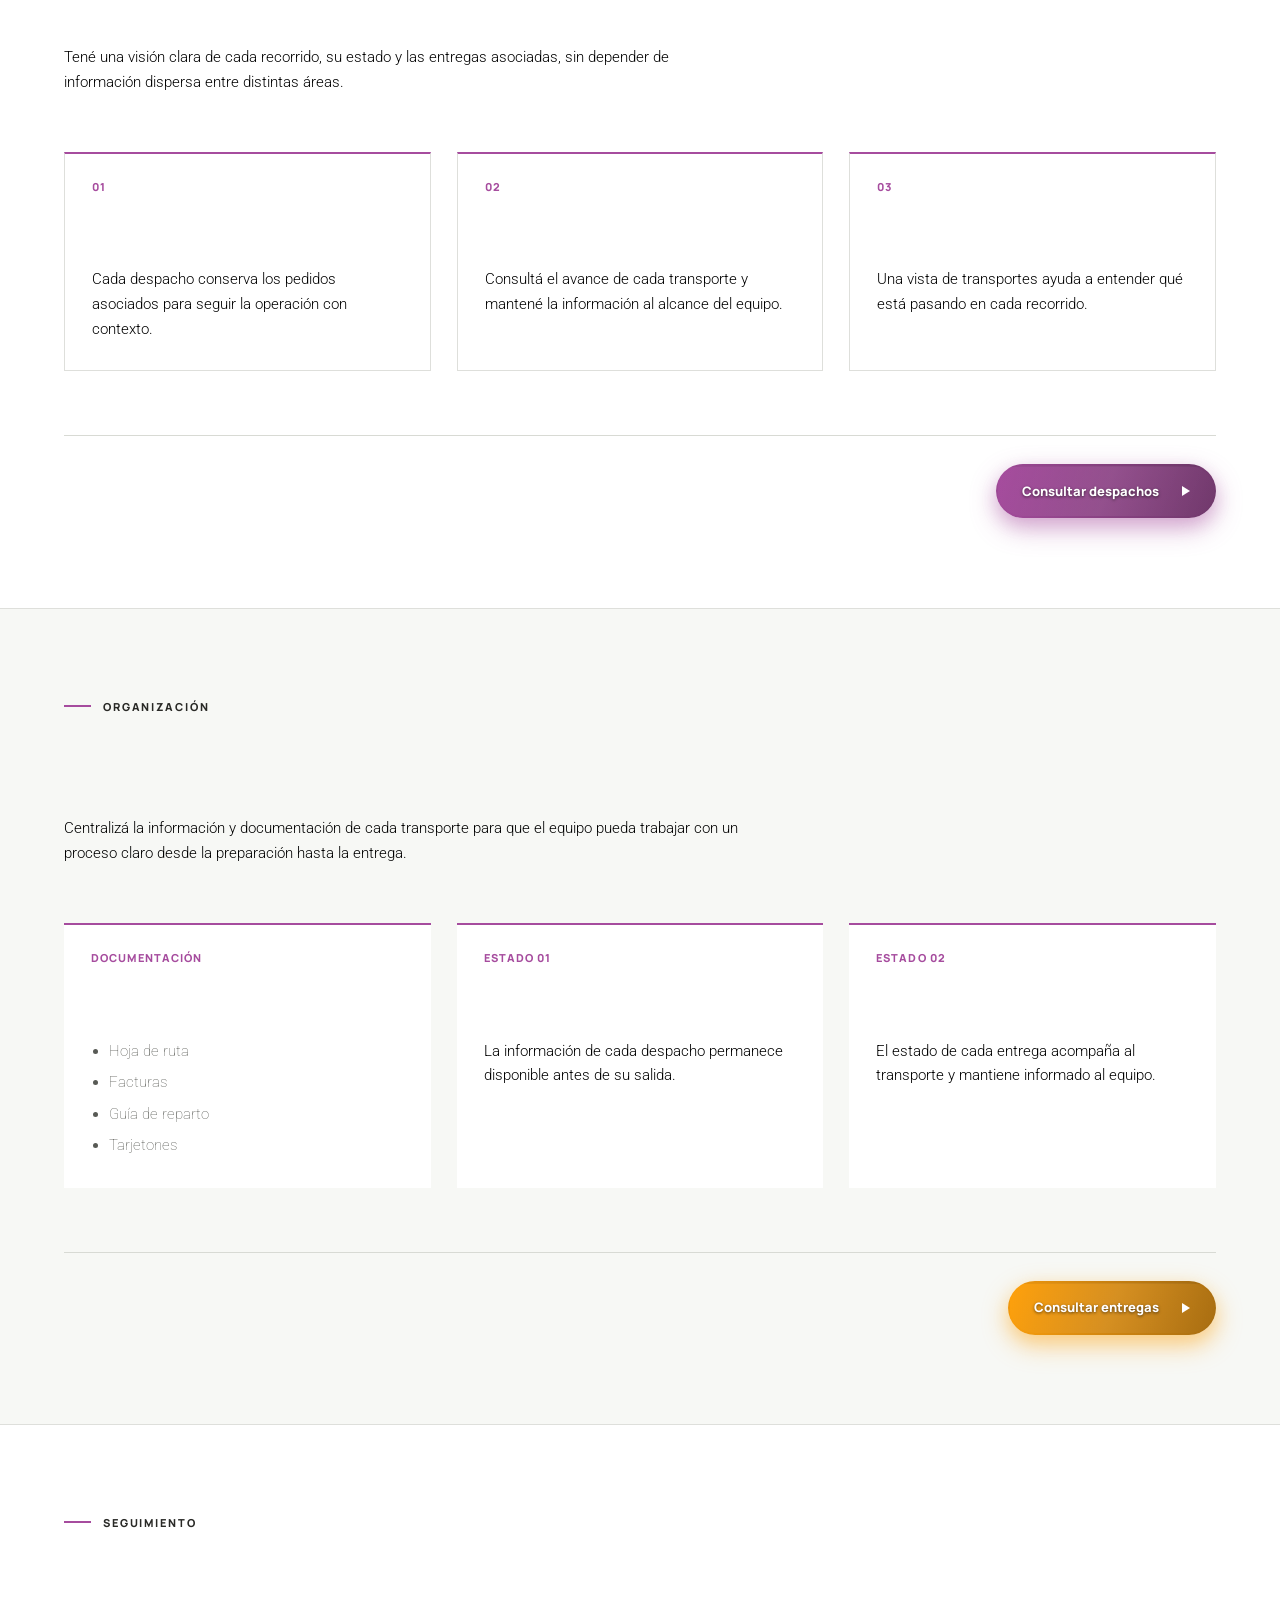
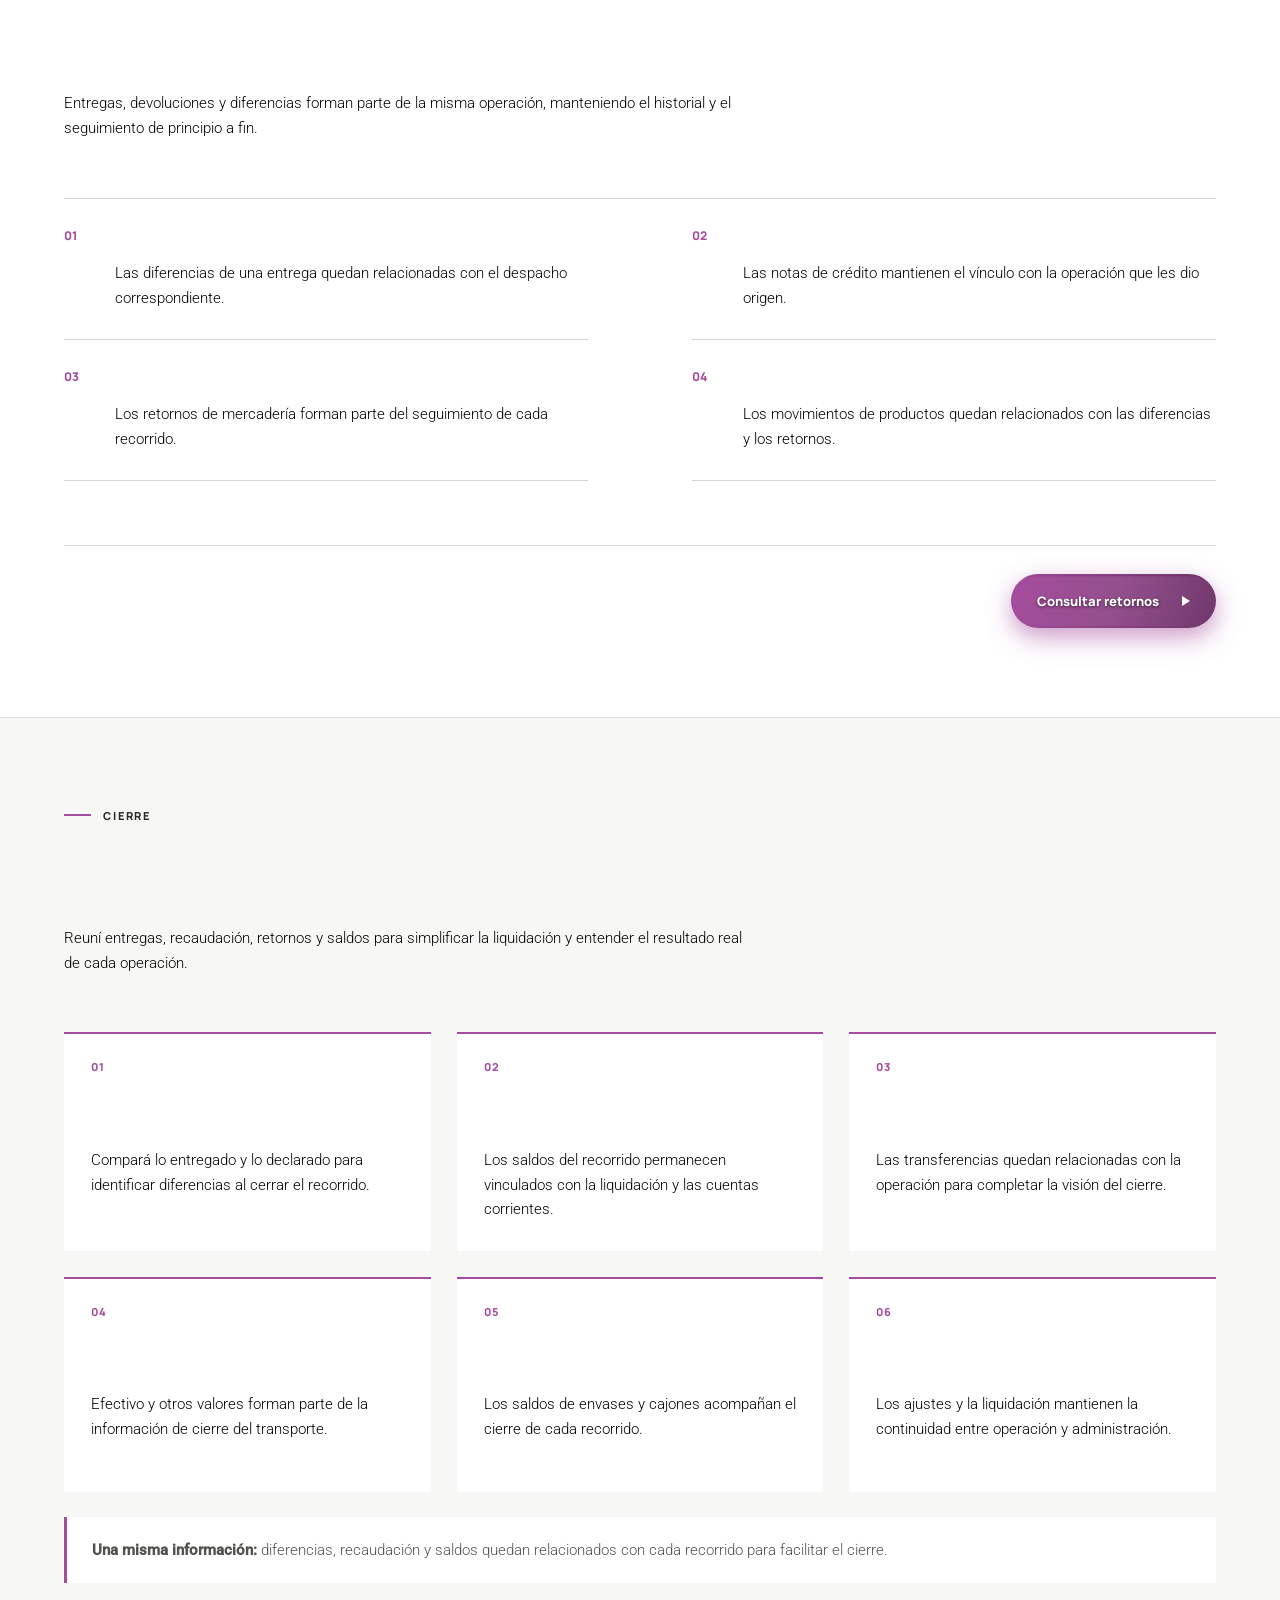
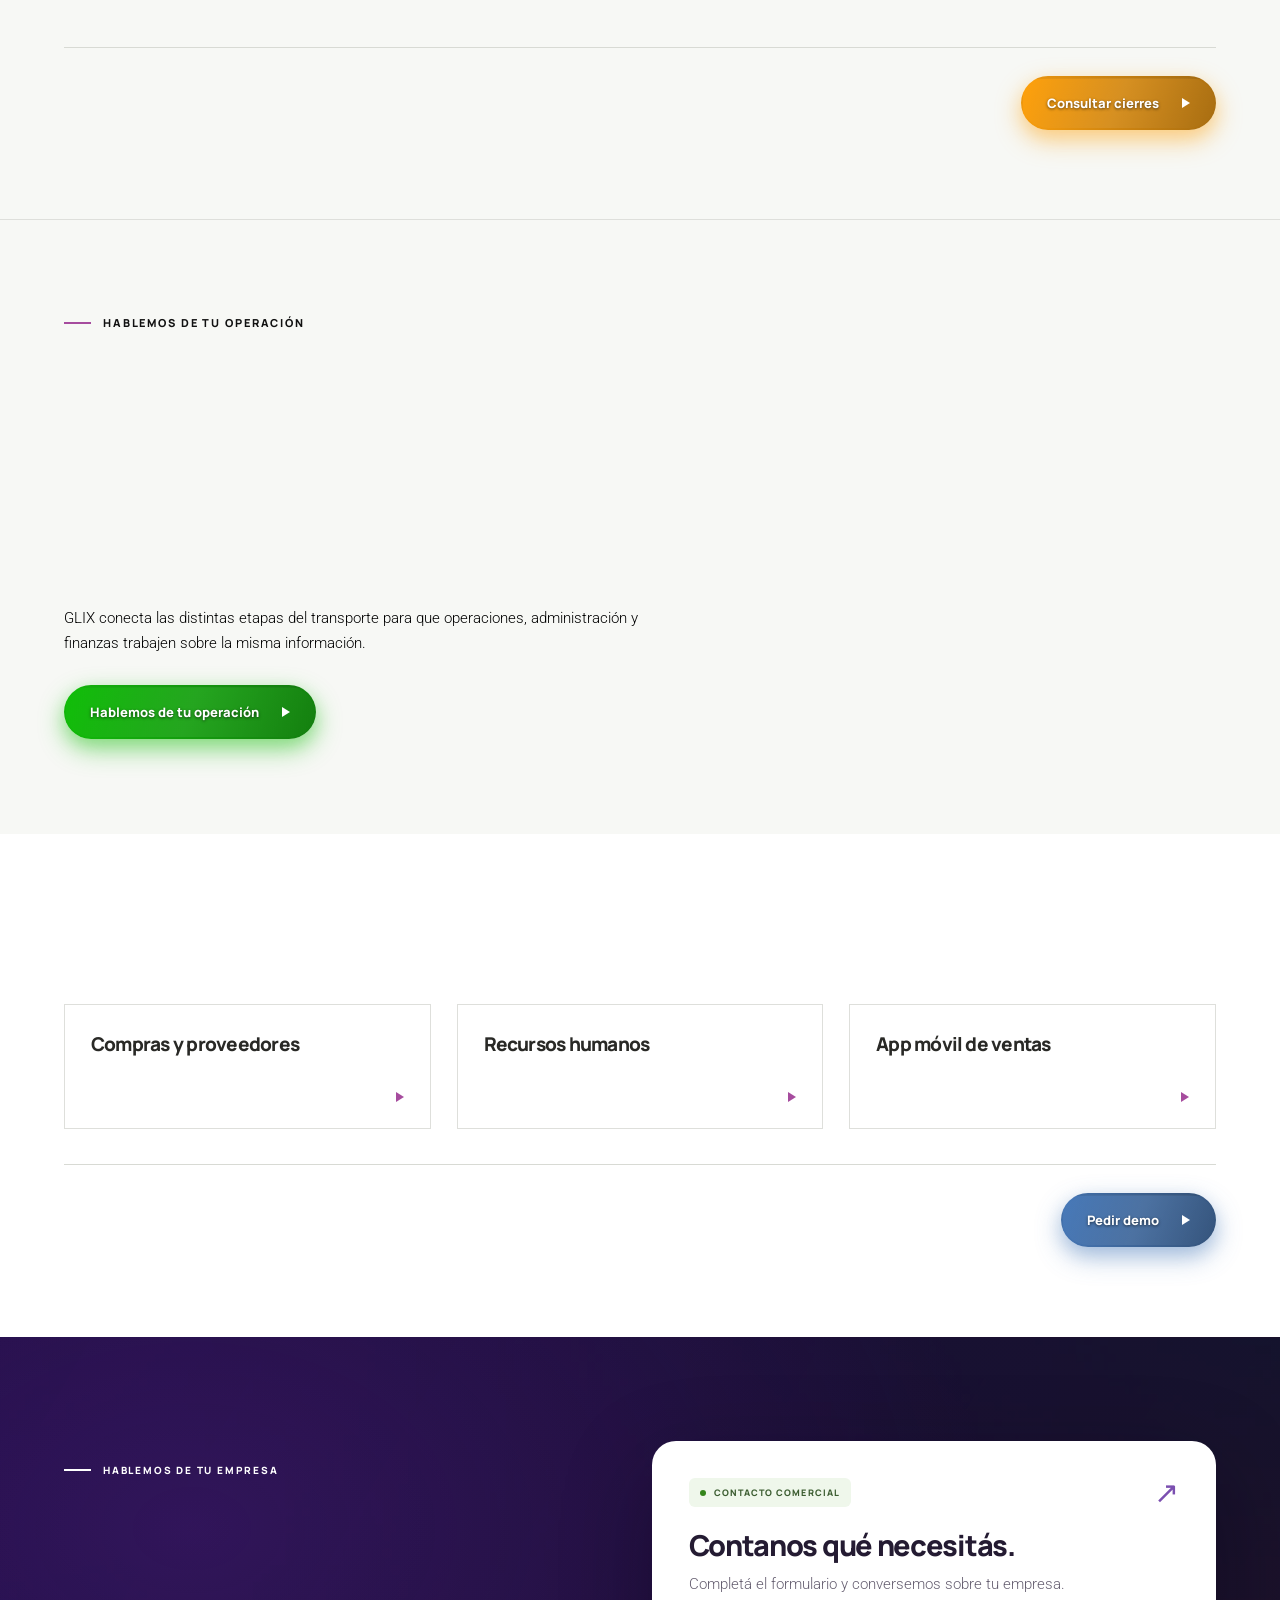
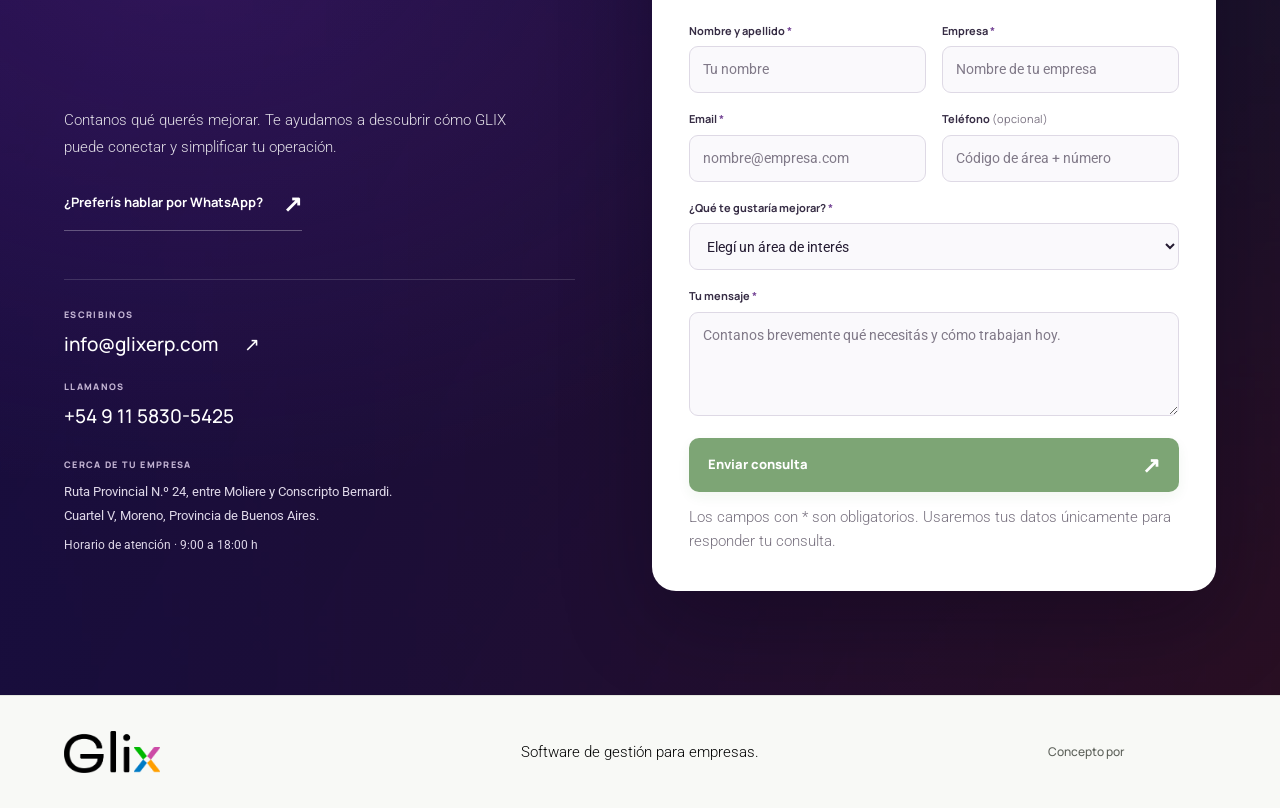
<file: transporte.html>
<!doctype html><html lang="es-AR"><head><meta charset="utf-8">
<meta http-equiv="Content-Security-Policy" content="default-src 'none'; script-src 'self' 'sha256-q+GbIBHZq/kQzPwYzQzV000K9NdP1h9H3pMTBeaPMKI='; style-src 'self'; font-src 'self'; img-src 'self'; connect-src 'self' https://mail.glixerp.com; object-src 'none'; base-uri 'none'; form-action 'none'; frame-src 'none'">
<meta name="referrer" content="strict-origin-when-cross-origin"><meta name="viewport" content="width=device-width,initial-scale=1"><meta name="theme-color" content="#ffffff"><meta name="description" content="GLIX conecta despachos, entregas, documentación y liquidaciones para tener más control sobre cada recorrido."><title>Transporte y liquidación | GLIX</title>  <link rel="canonical" href="https://glixerp.com/transporte.html">
  <meta name="robots" content="index, follow, max-image-preview:large">
  <meta property="og:type" content="website">
  <meta property="og:site_name" content="GLIX ERP">
  <meta property="og:locale" content="es_AR">
  <meta property="og:url" content="https://glixerp.com/transporte.html">
  <meta property="og:title" content="Transporte y liquidación | GLIX">
  <meta property="og:description" content="GLIX conecta despachos, entregas, documentación y liquidaciones para tener más control sobre cada recorrido.">
  <meta property="og:image" content="https://glixerp.com/assets/social/glix-social-v1.png">
  <meta property="og:image:type" content="image/png">
  <meta property="og:image:width" content="1731">
  <meta property="og:image:height" content="909">
  <meta property="og:image:alt" content="GLIX. Gestión que conecta toda tu operación.">
  <meta name="twitter:card" content="summary_large_image">
  <meta name="twitter:title" content="Transporte y liquidación | GLIX">
  <meta name="twitter:description" content="GLIX conecta despachos, entregas, documentación y liquidaciones para tener más control sobre cada recorrido.">
  <meta name="twitter:image" content="https://glixerp.com/assets/social/glix-social-v1.png">
  <meta name="twitter:image:alt" content="GLIX. Gestión que conecta toda tu operación.">
  <script type="application/ld+json">{"@context":"https://schema.org","@graph":[{"@type":"Organization","@id":"https://glixerp.com/#organization","name":"GLIX","url":"https://glixerp.com/","logo":"https://glixerp.com/assets/brand/glix-real-negro.webp","email":"info@glixerp.com","telephone":"+5491158305425"},{"@type":"WebSite","@id":"https://glixerp.com/#website","url":"https://glixerp.com/","name":"GLIX ERP","inLanguage":"es-AR","publisher":{"@id":"https://glixerp.com/#organization"}},{"@type":"WebPage","@id":"https://glixerp.com/transporte.html#webpage","url":"https://glixerp.com/transporte.html","name":"Transporte y liquidación | GLIX","description":"GLIX conecta despachos, entregas, documentación y liquidaciones para tener más control sobre cada recorrido.","inLanguage":"es-AR","isPartOf":{"@id":"https://glixerp.com/#website"},"about":{"@id":"https://glixerp.com/#organization"},"primaryImageOfPage":{"@type":"ImageObject","url":"https://glixerp.com/assets/social/glix-social-v1.png","width":1731,"height":909}}]}</script>
  <link rel="preload" href="assets/fonts/manrope-400-800-latin.woff2" as="font" type="font/woff2" crossorigin>
  <link rel="preload" href="assets/fonts/roboto-100-500-latin.woff2" as="font" type="font/woff2" crossorigin>
<link rel="icon" href="favicon.png?v=1" type="image/png" sizes="256x256"><link rel="stylesheet" href="assets/fonts/fonts.css"><link rel="stylesheet" href="styles.css"><link rel="stylesheet" href="enhancements.css"><link rel="stylesheet" href="modulos.css"><link rel="stylesheet" href="design-system.css?v=30"><link rel="stylesheet" href="contact.css?v=2">
</head>
<body class="module-page theme-purple"><a class="skip-link" href="#contenido">Saltar al contenido</a><header class="site-header"><div class="header-inner wrap"><a class="brand" href="index.html" aria-label="GLIX, ir al inicio"><img class="logo-dark" src="assets/brand/glix-real-negro.webp" alt="" width="942" height="420" decoding="async"><img class="logo-light" src="assets/brand/glix-real-blanco.webp" alt="" width="942" height="420" decoding="async"></a><button class="menu-toggle" type="button" aria-controls="primary-nav" aria-expanded="false" aria-label="Abrir menú"><span></span><span></span></button><nav id="primary-nav" class="primary-nav" aria-label="Navegación principal"><a href="index.html">Inicio</a><a href="transporte.html" aria-current="page">Transporte</a><a href="proveedores.html">Proveedores</a><a href="recursos-humanos.html">Recursos humanos</a><a href="ventas-mobile.html">Ventas móvil</a><a href="#contacto" class="nav-contact tic-button">Hablemos <span aria-hidden="true">↗</span></a></nav></div></header>
<main id="contenido"><section class="module-hero"><img class="module-hero-art" src="assets/gallery/portada-transporte.webp" alt="" aria-hidden="true" width="1500" height="1207" decoding="async" fetchpriority="high" srcset="assets/gallery/portada-transporte-640.webp 640w, assets/gallery/portada-transporte.webp 1500w" sizes="(max-width: 760px) 100vw, 60vw"><div class="wrap"><a class="back-link" href="index.html#modulos"><span aria-hidden="true">←</span> TODOS LOS MÓDULOS</a><div class="module-hero-grid"><div><div class="eyebrow"><span class="eyebrow-line"></span> TRANSPORTE</div><h1><span class="hero-title-lead">Tu transporte,</span><br><em>bajo control</em><span class="period">.</span></h1></div><div class="module-hero-copy"><p>Organizá despachos, seguí entregas y cerrá cada recorrido con toda la información conectada en un mismo sistema.</p><a class="tic-button" href="https://wa.me/5491158305425?text=Hola%2C%20quiero%20asesoramiento%20sobre%20transporte%20y%20liquidaci%C3%B3n%20en%20GLIX." target="_blank" rel="noopener noreferrer">Hablemos de tu operación <span aria-hidden="true">↗</span></a></div></div></div></section><div class="module-strip" aria-hidden="true"><i></i><i></i><i></i><i></i></div>
<section class="module-intro transport-intro"><div class="wrap transport-intro-grid"><div class="transport-intro-copy"><div class="eyebrow"><span class="eyebrow-line"></span> UNA GESTIÓN CONECTADA</div><h2>Información conectada <span>en cada recorrido.</span></h2><p class="lead">GLIX reúne despachos, entregas, documentación y saldos para que cada recorrido pueda seguirse con claridad.</p><p>La información pasa de la operación a la administración y a finanzas sin perder continuidad.</p><div class="feature-actions"><a class="tic-button" href="https://wa.me/5491158305425?text=Hola%2C%20quiero%20revisar%20mi%20operaci%C3%B3n%20de%20transporte%20con%20GLIX." target="_blank" rel="noopener noreferrer">Hablemos ahora <span aria-hidden="true">↗</span></a><a class="tic-button feature-secondary" href="#despachos">Ver despachos <span aria-hidden="true">↗</span></a></div></div><div class="transport-intro-media"><img src="assets/gallery/alta-transporte.webp" alt="Vista de alta de transporte en GLIX con datos de muestra" loading="lazy" width="716" height="514" decoding="async"></div></div></section>
<nav class="module-nav" aria-label="Secciones de transporte"><div class="wrap module-nav-inner"><strong>EN ESTA PÁGINA</strong><a href="#despachos">Despachos</a><a href="#entregas">Organización</a><a href="#incidencias">Seguimiento</a><a href="#cierre">Cierre</a></div></nav>
<section class="detail-section" id="despachos"><div class="wrap"><div class="detail-top"><div><div class="eyebrow"><span class="eyebrow-line"></span> VISIBILIDAD</div><h2>Sabé qué está pasando <span>en cada despacho.</span></h2></div><p>Tené una visión clara de cada recorrido, su estado y las entregas asociadas, sin depender de información dispersa entre distintas áreas.</p></div><div class="detail-grid"><article class="detail-card"><span class="num">01</span><h3>Pedidos relacionados</h3><p>Cada despacho conserva los pedidos asociados para seguir la operación con contexto.</p></article><article class="detail-card"><span class="num">02</span><h3>Estado visible</h3><p>Consultá el avance de cada transporte y mantené la información al alcance del equipo.</p></article><article class="detail-card"><span class="num">03</span><h3>Recorridos claros</h3><p>Una vista de transportes ayuda a entender qué está pasando en cada recorrido.</p></article></div></div><div class="section-cta"><div class="section-cta-title">Cada despacho, con seguimiento.</div><a class="tic-button" href="https://wa.me/5491158305425?text=Hola%2C%20quiero%20saber%20m%C3%A1s%20sobre%20los%20despachos%20en%20GLIX." target="_blank" rel="noopener noreferrer">Consultar despachos <span aria-hidden="true">↗</span></a></div></section>
<section class="detail-section tinted" id="entregas"><div class="wrap"><div class="detail-top"><div><div class="eyebrow"><span class="eyebrow-line"></span> ORGANIZACIÓN</div><h2>Cada salida, <span>con todo lo necesario.</span></h2></div><p>Centralizá la información y documentación de cada transporte para que el equipo pueda trabajar con un proceso claro desde la preparación hasta la entrega.</p></div><div class="detail-grid"><article class="detail-card"><span class="num">DOCUMENTACIÓN</span><h3>Documentación reunida</h3><ul><li>Hoja de ruta</li><li>Facturas</li><li>Guía de reparto</li><li>Tarjetones</li></ul></article><article class="detail-card"><span class="num">ESTADO 01</span><h3>Preparación visible</h3><p>La información de cada despacho permanece disponible antes de su salida.</p></article><article class="detail-card"><span class="num">ESTADO 02</span><h3>Entregas en contexto</h3><p>El estado de cada entrega acompaña al transporte y mantiene informado al equipo.</p></article></div></div><div class="section-cta"><div class="section-cta-title">Cada salida, mejor organizada.</div><a class="tic-button" href="https://wa.me/5491158305425?text=Hola%2C%20quiero%20conocer%20el%20flujo%20de%20entregas%20y%20documentos%20en%20GLIX." target="_blank" rel="noopener noreferrer">Consultar entregas <span aria-hidden="true">↗</span></a></div></section>
<section class="detail-section" id="incidencias"><div class="wrap"><div class="detail-top"><div><div class="eyebrow"><span class="eyebrow-line"></span> SEGUIMIENTO</div><h2>Lo que pasa durante el reparto <span>también queda registrado.</span></h2></div><p>Entregas, devoluciones y diferencias forman parte de la misma operación, manteniendo el historial y el seguimiento de principio a fin.</p></div><div class="detail-list"><div class="detail-row"><b>01</b><div><h3>Diferencias registradas</h3><p>Las diferencias de una entrega quedan relacionadas con el despacho correspondiente.</p></div></div><div class="detail-row"><b>02</b><div><h3>Ajustes con contexto</h3><p>Las notas de crédito mantienen el vínculo con la operación que les dio origen.</p></div></div><div class="detail-row"><b>03</b><div><h3>Devoluciones visibles</h3><p>Los retornos de mercadería forman parte del seguimiento de cada recorrido.</p></div></div><div class="detail-row"><b>04</b><div><h3>Mercadería en contexto</h3><p>Los movimientos de productos quedan relacionados con las diferencias y los retornos.</p></div></div></div></div><div class="section-cta"><div class="section-cta-title">Seguimiento también cuando algo cambia.</div><a class="tic-button" href="https://wa.me/5491158305425?text=Hola%2C%20quiero%20consultar%20por%20retornos%20y%20notas%20de%20cr%C3%A9dito%20en%20GLIX." target="_blank" rel="noopener noreferrer">Consultar retornos <span aria-hidden="true">↗</span></a></div></section>
<section class="detail-section tinted" id="cierre"><div class="wrap"><div class="detail-top"><div><div class="eyebrow"><span class="eyebrow-line"></span> CIERRE</div><h2>Cerrá cada recorrido <span>con información completa.</span></h2></div><p>Reuní entregas, recaudación, retornos y saldos para simplificar la liquidación y entender el resultado real de cada operación.</p></div><div class="detail-grid"><article class="detail-card"><span class="num">01</span><h3>Conciliación</h3><p>Compará lo entregado y lo declarado para identificar diferencias al cerrar el recorrido.</p></article><article class="detail-card"><span class="num">02</span><h3>Saldos relacionados</h3><p>Los saldos del recorrido permanecen vinculados con la liquidación y las cuentas corrientes.</p></article><article class="detail-card"><span class="num">03</span><h3>Movimientos financieros</h3><p>Las transferencias quedan relacionadas con la operación para completar la visión del cierre.</p></article><article class="detail-card"><span class="num">04</span><h3>Recaudación reunida</h3><p>Efectivo y otros valores forman parte de la información de cierre del transporte.</p></article><article class="detail-card"><span class="num">05</span><h3>Retornos contemplados</h3><p>Los saldos de envases y cajones acompañan el cierre de cada recorrido.</p></article><article class="detail-card"><span class="num">06</span><h3>Cierre conectado</h3><p>Los ajustes y la liquidación mantienen la continuidad entre operación y administración.</p></article></div><div class="module-note"><strong>Una misma información:</strong> diferencias, recaudación y saldos quedan relacionados con cada recorrido para facilitar el cierre.</div></div><div class="section-cta"><div class="section-cta-title">Cerrá con información completa.</div><a class="tic-button" href="https://wa.me/5491158305425?text=Hola%2C%20quiero%20conocer%20la%20liquidaci%C3%B3n%20de%20transporte%20de%20GLIX." target="_blank" rel="noopener noreferrer">Consultar cierres <span aria-hidden="true">↗</span></a></div></section>
<section class="module-cta"><div class="wrap module-cta-inner"><div><div class="eyebrow"><span class="eyebrow-line"></span> HABLEMOS DE TU OPERACIÓN</div><h2>Menos información dispersa.<br><span class="font-regular">Más control sobre cada recorrido.</span></h2><p>GLIX conecta las distintas etapas del transporte para que operaciones, administración y finanzas trabajen sobre la misma información.</p></div><a class="tic-button on-dark" href="https://wa.me/5491158305425?text=Hola%2C%20quiero%20charlar%20con%20un%20especialista%20sobre%20transporte%20en%20GLIX." target="_blank" rel="noopener noreferrer">Hablemos de tu operación <span aria-hidden="true">↗</span></a></div></section>
<section class="module-related"><div class="wrap"><h2>Explorá otros módulos</h2><div class="related-grid"><a href="proveedores.html">Compras y proveedores <span>↗</span></a><a href="recursos-humanos.html">Recursos humanos <span>↗</span></a><a href="ventas-mobile.html">App móvil de ventas <span>↗</span></a></div></div><div class="section-cta"><div class="section-cta-title">Podemos recorrer los módulos con vos.</div><a class="tic-button" href="https://wa.me/5491158305425?text=Hola%2C%20quiero%20una%20presentaci%C3%B3n%20de%20los%20m%C3%B3dulos%20GLIX." target="_blank" rel="noopener noreferrer">Pedir demo <span aria-hidden="true">↗</span></a></div></section><section class="contact contact-upgrade section-pad" id="contacto" aria-labelledby="contact-title">
  <div class="wrap contact-layout">
    <div class="contact-story"><div class="contact-lead">
      <div class="eyebrow"><span class="eyebrow-line"></span> HABLEMOS DE TU EMPRESA</div>
      <h2 id="contact-title">Tu próxima etapa<br>empieza con una <span class="contact-accent">conversación.</span></h2>
      <p class="contact-intro">Contanos qué querés mejorar. Te ayudamos a descubrir cómo GLIX puede conectar y simplificar tu operación.</p>
      <a class="contact-whatsapp" href="https://wa.me/5491158305425?text=Hola%2C%20quiero%20conocer%20GLIX." target="_blank" rel="noopener noreferrer">¿Preferís hablar por WhatsApp? <span aria-hidden="true">↗</span></a>
      </div><div class="contact-direct">
        <div><span class="contact-label">ESCRIBINOS</span><a href="mailto:info@glixerp.com">info@glixerp.com <span aria-hidden="true">↗</span></a></div>
        <div><span class="contact-label">LLAMANOS</span><a href="tel:+5491158305425">+54 9 11 5830-5425</a></div>
      </div>
      <div class="contact-location"><span class="contact-label">CERCA DE TU EMPRESA</span><address>Ruta Provincial N.º 24, entre Moliere y Conscripto Bernardi.<br>Cuartel V, Moreno, Provincia de Buenos Aires.</address><span class="contact-hours">Horario de atención · 9:00 a 18:00 h</span></div>
    </div>
    <div class="contact-form-card">
      <div class="contact-card-top"><span class="contact-badge"><span aria-hidden="true"></span> CONTACTO COMERCIAL</span><span class="contact-card-mark" aria-hidden="true">↗</span></div>
      <h3>Contanos qué necesitás.</h3>
      <p class="contact-card-description">Completá el formulario y conversemos sobre tu empresa.</p>
      <form id="contact-form" class="contact-form" action="https://mail.glixerp.com/api/glix-contact.php" method="post">
        <div class="contact-fields">
          <div class="contact-field"><label for="contact-name">Nombre y apellido <span aria-hidden="true">*</span></label><input id="contact-name" name="name" autocomplete="name" placeholder="Tu nombre" required minlength="2" maxlength="80"></div>
          <div class="contact-field"><label for="contact-company">Empresa <span aria-hidden="true">*</span></label><input id="contact-company" name="company" autocomplete="organization" placeholder="Nombre de tu empresa" required minlength="2" maxlength="120"></div>
          <div class="contact-field"><label for="contact-email">Email <span aria-hidden="true">*</span></label><input id="contact-email" name="email" type="email" autocomplete="email" placeholder="nombre@empresa.com" required maxlength="254"></div>
          <div class="contact-field"><label for="contact-phone">Teléfono <span class="field-optional">(opcional)</span></label><input id="contact-phone" name="phone" type="tel" autocomplete="tel" placeholder="Código de área + número" maxlength="40"></div>
          <div class="contact-field contact-field-wide"><label for="contact-interest">¿Qué te gustaría mejorar? <span aria-hidden="true">*</span></label><select id="contact-interest" name="interest" required><option value="">Elegí un área de interés</option><option value="integral">La gestión integral de mi empresa</option><option value="transporte">Transporte y liquidación</option><option value="proveedores">Compras y proveedores</option><option value="personas">Recursos humanos</option><option value="ventas">Ventas y operación en campo</option><option value="consulta">Otra consulta</option></select></div>
          <div class="contact-field contact-field-wide"><label for="contact-message">Tu mensaje <span aria-hidden="true">*</span></label><textarea id="contact-message" name="message" rows="3" placeholder="Contanos brevemente qué necesitás y cómo trabajan hoy." required minlength="10" maxlength="2000"></textarea></div>
        </div>
        <div class="contact-trap" aria-hidden="true"><label for="contact-website">Dejar vacío</label><input id="contact-website" name="website" tabindex="-1" autocomplete="off"></div>
        <button class="contact-submit" type="submit" disabled><span>Enviar consulta</span><span class="contact-submit-arrow" aria-hidden="true">↗</span></button>
        <p class="contact-privacy">Los campos con * son obligatorios. Usaremos tus datos únicamente para responder tu consulta.</p>
        <div class="contact-status" role="status" aria-live="polite"></div>
        <noscript><p>Para enviar el formulario, activá JavaScript o escribinos a <a href="mailto:info@glixerp.com">info@glixerp.com</a>.</p></noscript>
      </form>
      <div class="contact-success" hidden tabindex="-1"><span class="contact-success-check" aria-hidden="true">✓</span><h3>Gracias por escribirnos.</h3><p>Tu consulta fue enviada. El equipo de GLIX te responderá por email.</p><button class="contact-another" type="button">Enviar otra consulta <span aria-hidden="true">↗</span></button></div>
    </div>
  </div>
</section></main>
<footer class="site-footer"><div class="wrap footer-inner"><a href="index.html" class="footer-brand" aria-label="GLIX, volver al inicio"><img src="assets/brand/glix-real-negro.webp" alt="" width="942" height="420" decoding="async"></a><p>Software de gestión para empresas.</p><a class="ideamos-credit" href="https://ideamos.com.ar/" target="_blank" rel="noopener noreferrer"><span>Concepto por</span><span class="ideamos-credit-logo"><img src="assets/brand/ideamos-light.webp" alt="Ideamos" width="870" height="213" loading="lazy" decoding="async"></span></a></div></footer><a class="whatsapp-float" href="https://wa.me/5491158305425?text=Hola%2C%20quiero%20conocer%20GLIX." target="_blank" rel="noopener noreferrer" aria-label="Escribir a GLIX por WhatsApp al +54 9 11 5830-5425"><svg viewBox="0 0 32 32" aria-hidden="true"><path d="M16 2.5A13.4 13.4 0 0 0 4.4 22.6L2.5 29.5l7.1-1.9A13.5 13.5 0 1 0 16 2.5Zm0 24.5a11 11 0 0 1-5.6-1.5l-.4-.2-4.2 1.1 1.1-4.1-.3-.4A11.1 11.1 0 1 1 16 27Zm6.1-8.3c-.3-.2-1.9-.9-2.2-1-.3-.1-.5-.2-.7.2-.2.3-.8 1-.9 1.2-.2.2-.4.3-.7.1-.3-.2-1.4-.5-2.6-1.6-1-.9-1.7-2-1.9-2.3-.2-.3 0-.5.2-.7l.5-.6c.2-.2.2-.3.3-.5.1-.2 0-.4 0-.6l-1-2.4c-.3-.6-.5-.5-.8-.5h-.6c-.2 0-.6.1-.9.4-.3.3-1.2 1.1-1.2 2.7s1.2 3.1 1.4 3.3c.2.2 2.4 3.7 5.8 5.2.8.3 1.4.5 1.9.6.8.3 1.5.2 2.1.1.6-.1 1.9-.8 2.1-1.6.3-.8.3-1.5.2-1.6-.1-.2-.3-.3-.6-.5Z"/></svg></a><script src="script.js?v=5" defer></script><script src="contact.js?v=2" defer></script></body></html>
</file>
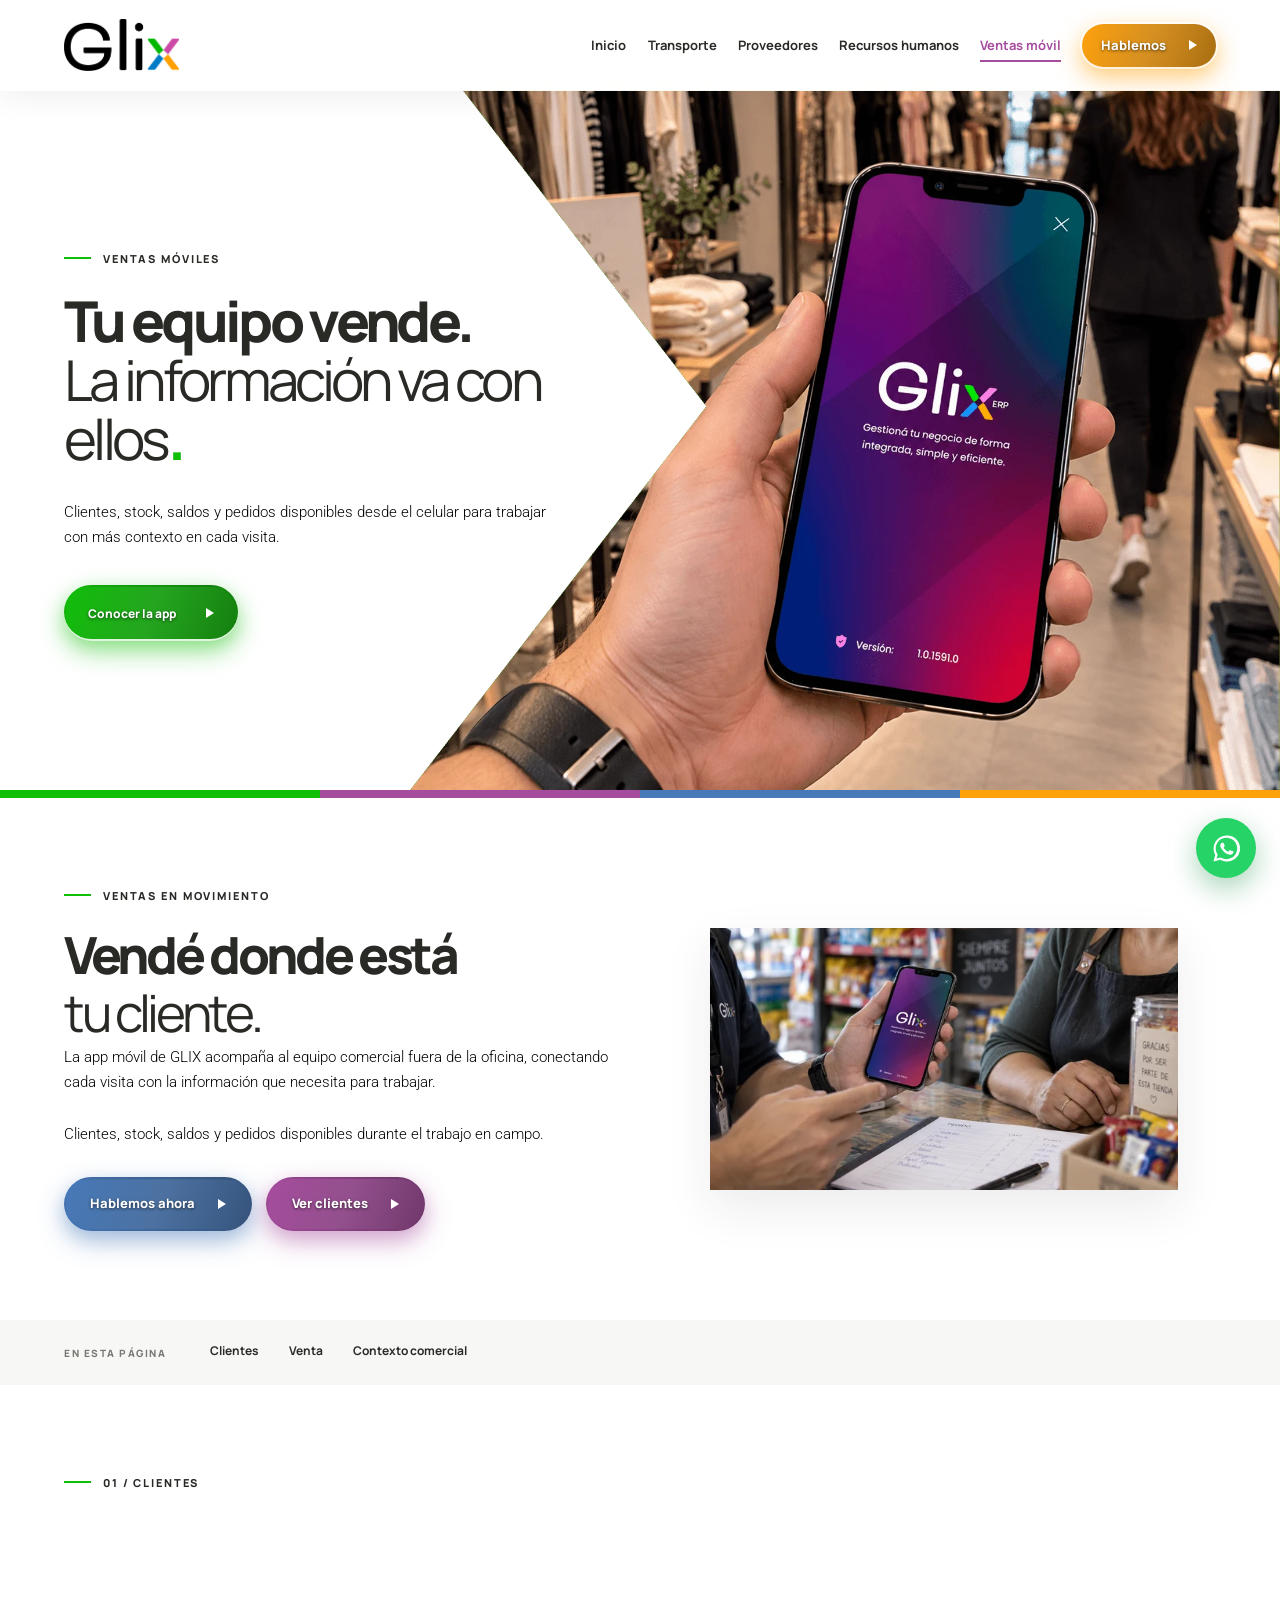
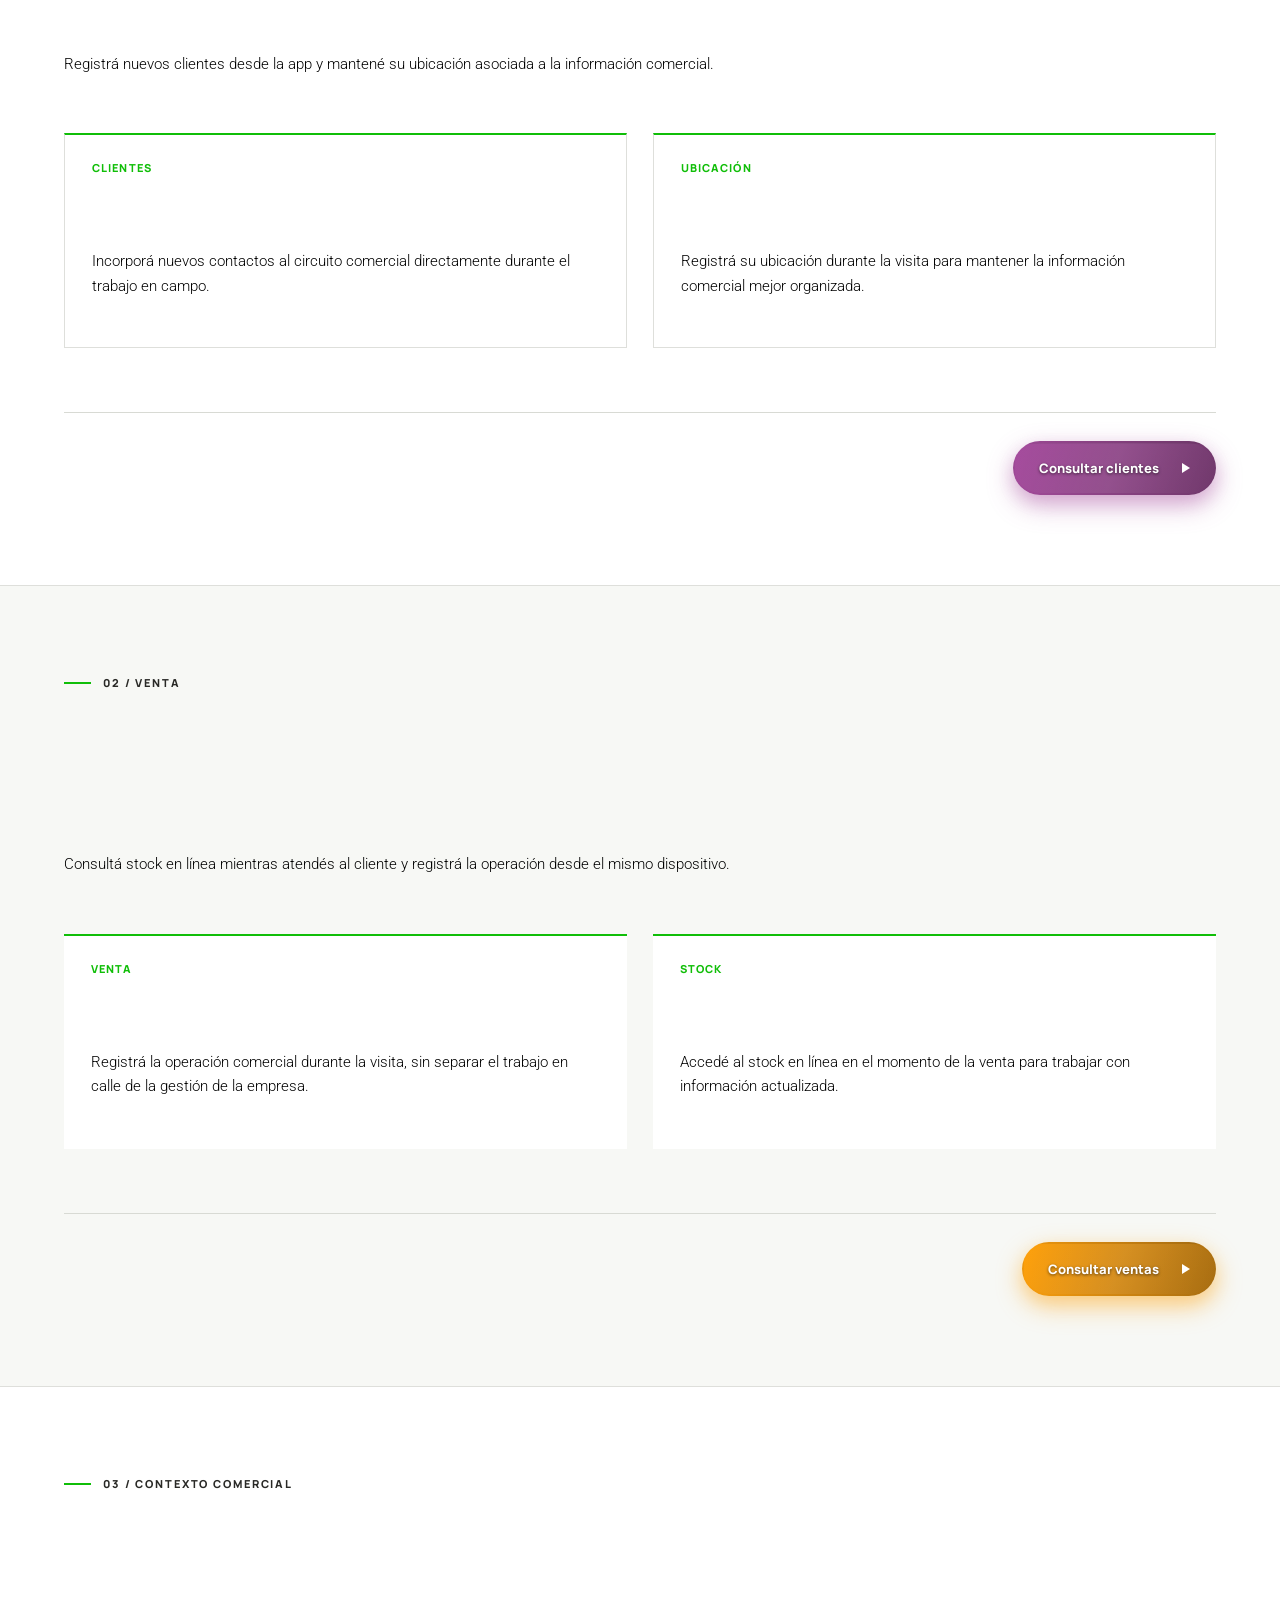
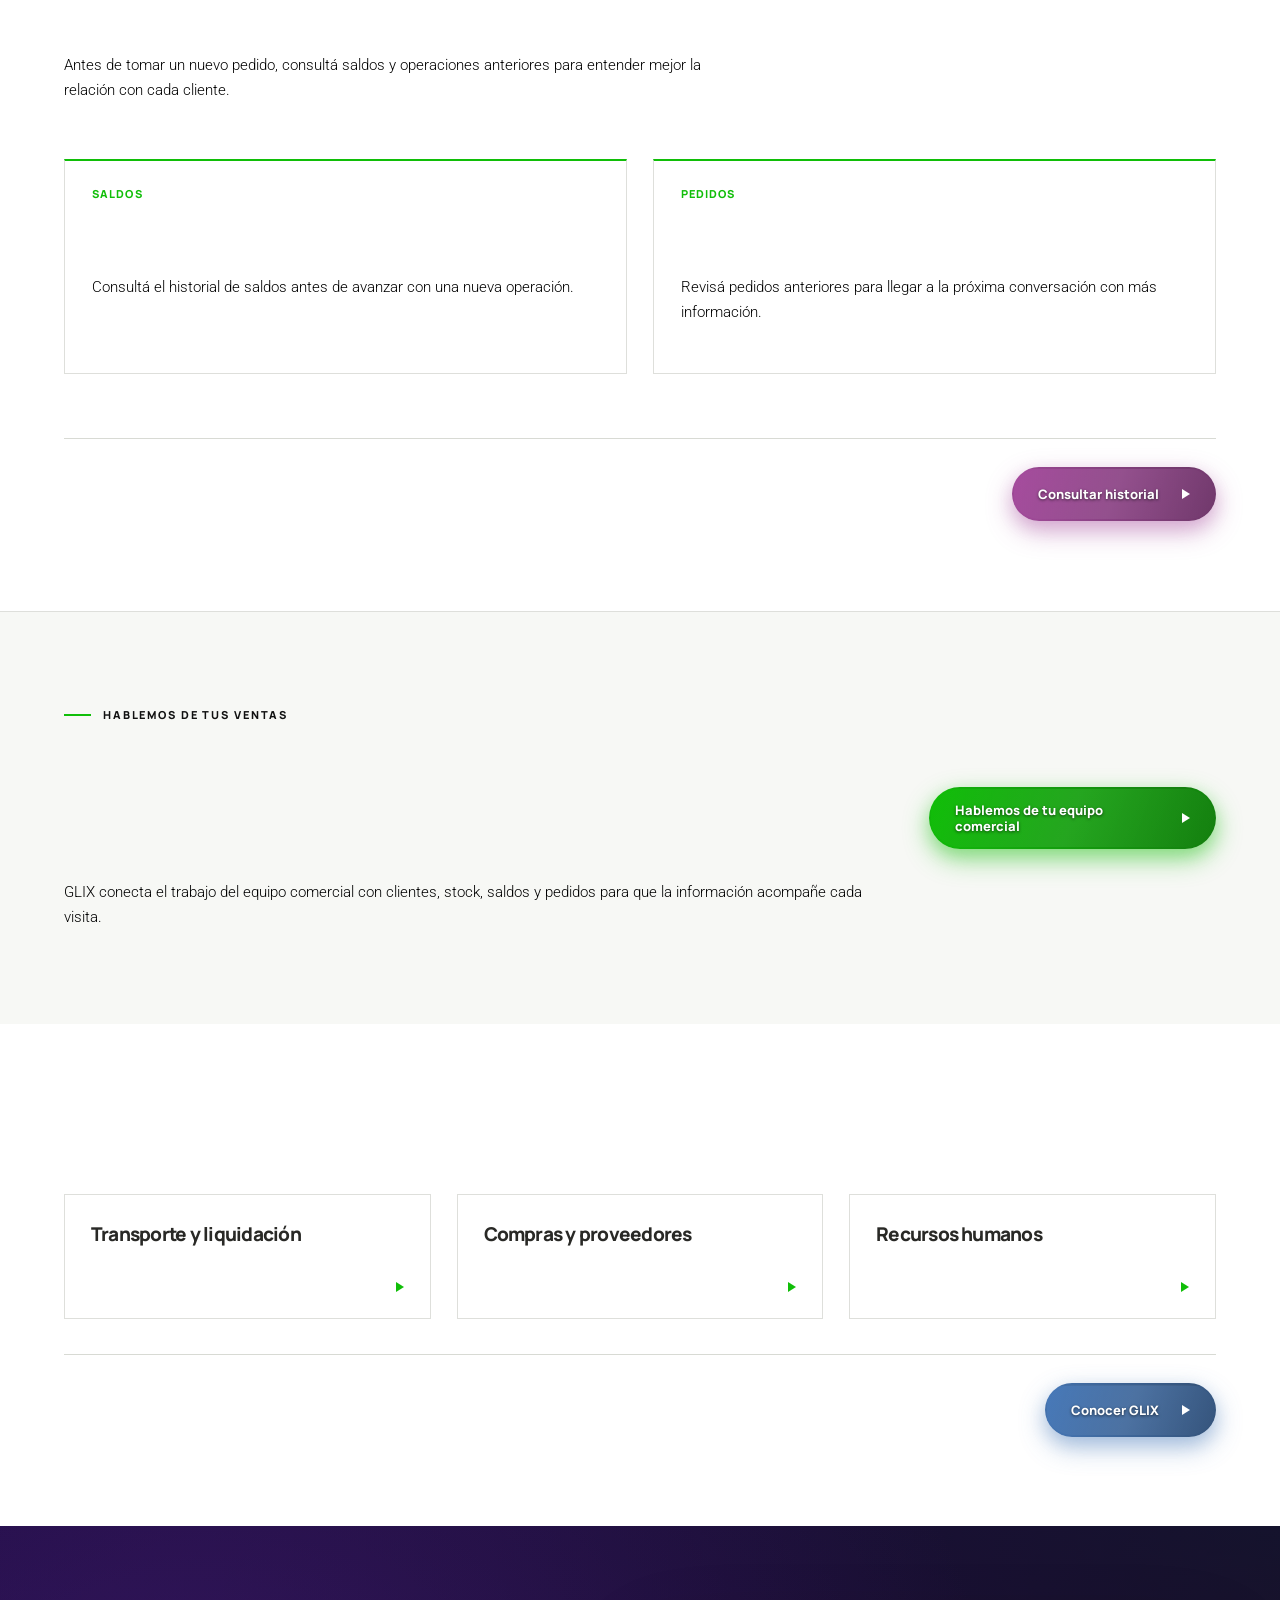
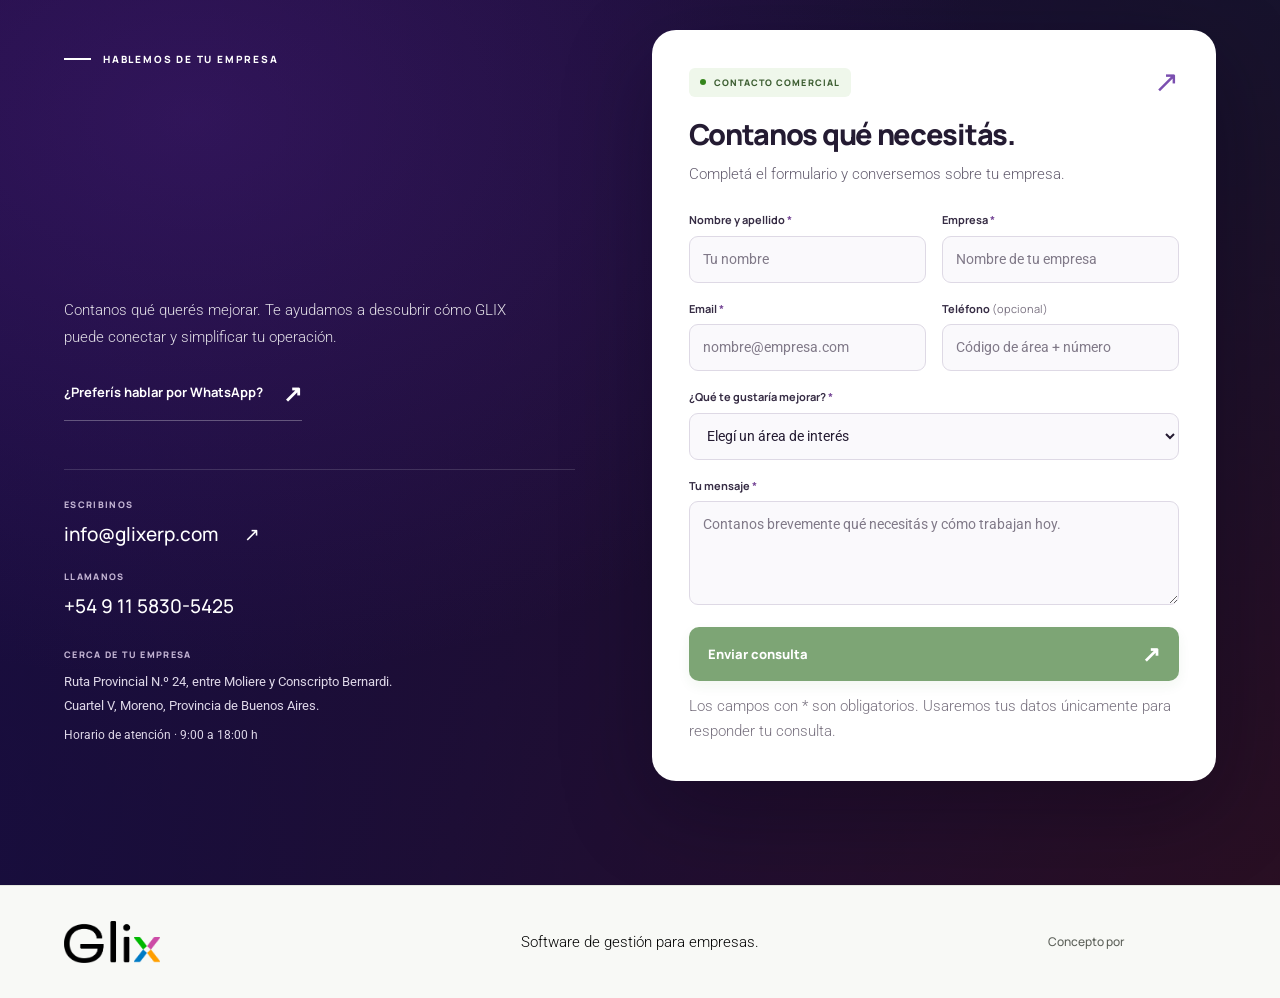
<file: ventas-mobile.html>
<!doctype html><html lang="es-AR"><head><meta charset="utf-8">
<meta http-equiv="Content-Security-Policy" content="default-src 'none'; script-src 'self' 'sha256-b34RtAHBuf7VUEb+AtHW3lEKfA9zbhIxCMnqeLnhm3w='; style-src 'self'; font-src 'self'; img-src 'self'; connect-src 'self' https://mail.glixerp.com; object-src 'none'; base-uri 'none'; form-action 'none'; frame-src 'none'">
<meta name="referrer" content="strict-origin-when-cross-origin"><meta name="viewport" content="width=device-width,initial-scale=1"><meta name="theme-color" content="#ffffff"><meta name="description" content="Conocé la app móvil de ventas GLIX: alta de clientes, geocodificación en vivo, venta con stock en línea e historial de saldos y pedidos."><title>App móvil de ventas | GLIX</title>  <link rel="canonical" href="https://glixerp.com/ventas-mobile.html">
  <meta name="robots" content="index, follow, max-image-preview:large">
  <meta property="og:type" content="website">
  <meta property="og:site_name" content="GLIX ERP">
  <meta property="og:locale" content="es_AR">
  <meta property="og:url" content="https://glixerp.com/ventas-mobile.html">
  <meta property="og:title" content="App móvil de ventas | GLIX">
  <meta property="og:description" content="Conocé la app móvil de ventas GLIX: alta de clientes, geocodificación en vivo, venta con stock en línea e historial de saldos y pedidos.">
  <meta property="og:image" content="https://glixerp.com/assets/social/glix-social-v1.png">
  <meta property="og:image:type" content="image/png">
  <meta property="og:image:width" content="1731">
  <meta property="og:image:height" content="909">
  <meta property="og:image:alt" content="GLIX. Gestión que conecta toda tu operación.">
  <meta name="twitter:card" content="summary_large_image">
  <meta name="twitter:title" content="App móvil de ventas | GLIX">
  <meta name="twitter:description" content="Conocé la app móvil de ventas GLIX: alta de clientes, geocodificación en vivo, venta con stock en línea e historial de saldos y pedidos.">
  <meta name="twitter:image" content="https://glixerp.com/assets/social/glix-social-v1.png">
  <meta name="twitter:image:alt" content="GLIX. Gestión que conecta toda tu operación.">
  <script type="application/ld+json">{"@context":"https://schema.org","@graph":[{"@type":"Organization","@id":"https://glixerp.com/#organization","name":"GLIX","url":"https://glixerp.com/","logo":"https://glixerp.com/assets/brand/glix-real-negro.webp","email":"info@glixerp.com","telephone":"+5491158305425"},{"@type":"WebSite","@id":"https://glixerp.com/#website","url":"https://glixerp.com/","name":"GLIX ERP","inLanguage":"es-AR","publisher":{"@id":"https://glixerp.com/#organization"}},{"@type":"WebPage","@id":"https://glixerp.com/ventas-mobile.html#webpage","url":"https://glixerp.com/ventas-mobile.html","name":"App móvil de ventas | GLIX","description":"Conocé la app móvil de ventas GLIX: alta de clientes, geocodificación en vivo, venta con stock en línea e historial de saldos y pedidos.","inLanguage":"es-AR","isPartOf":{"@id":"https://glixerp.com/#website"},"about":{"@id":"https://glixerp.com/#organization"},"primaryImageOfPage":{"@type":"ImageObject","url":"https://glixerp.com/assets/social/glix-social-v1.png","width":1731,"height":909}}]}</script>
  <link rel="preload" href="assets/fonts/manrope-400-800-latin.woff2" as="font" type="font/woff2" crossorigin>
  <link rel="preload" href="assets/fonts/roboto-100-500-latin.woff2" as="font" type="font/woff2" crossorigin>
<link rel="icon" href="favicon.png?v=1" type="image/png" sizes="256x256"><link rel="stylesheet" href="assets/fonts/fonts.css"><link rel="stylesheet" href="styles.css"><link rel="stylesheet" href="enhancements.css"><link rel="stylesheet" href="modulos.css"><link rel="stylesheet" href="design-system.css?v=30"><link rel="stylesheet" href="contact.css?v=2">
</head>
<body class="module-page theme-green"><a class="skip-link" href="#contenido">Saltar al contenido</a><header class="site-header"><div class="header-inner wrap"><a class="brand" href="index.html" aria-label="GLIX, ir al inicio"><img class="logo-dark" src="assets/brand/glix-real-negro.webp" alt="" width="942" height="420" decoding="async"><img class="logo-light" src="assets/brand/glix-real-blanco.webp" alt="" width="942" height="420" decoding="async"></a><button class="menu-toggle" type="button" aria-controls="primary-nav" aria-expanded="false" aria-label="Abrir menú"><span></span><span></span></button><nav id="primary-nav" class="primary-nav" aria-label="Navegación principal"><a href="index.html">Inicio</a><a href="transporte.html">Transporte</a><a href="proveedores.html">Proveedores</a><a href="recursos-humanos.html">Recursos humanos</a><a href="ventas-mobile.html" aria-current="page">Ventas móvil</a><a href="#contacto" class="nav-contact tic-button">Hablemos <span aria-hidden="true">↗</span></a></nav></div></header>
<main id="contenido"><section class="module-hero"><img class="module-hero-art" src="assets/gallery/portada-ventas-mobile.webp" alt="" aria-hidden="true" width="1500" height="1207" decoding="async" fetchpriority="high" srcset="assets/gallery/portada-ventas-mobile-640.webp 640w, assets/gallery/portada-ventas-mobile.webp 1500w" sizes="(max-width: 760px) 100vw, 60vw"><div class="wrap"><a class="back-link" href="index.html#modulos"><span aria-hidden="true">←</span> TODOS LOS MÓDULOS</a><div class="module-hero-grid"><div><div class="eyebrow"><span class="eyebrow-line"></span> VENTAS MÓVILES</div><h1><span class="hero-title-lead">Tu equipo vende.</span><br><em>La información va con ellos</em><span class="period">.</span></h1></div><div class="module-hero-copy"><p>Clientes, stock, saldos y pedidos disponibles desde el celular para trabajar con más contexto en cada visita.</p><a class="tic-button" href="https://wa.me/5491158305425?text=Hola%2C%20quiero%20conocer%20la%20app%20m%C3%B3vil%20de%20ventas%20de%20GLIX." target="_blank" rel="noopener noreferrer">Conocer la app <span aria-hidden="true">↗</span></a></div></div></div></section><div class="module-strip" aria-hidden="true"><i></i><i></i><i></i><i></i></div>
<section class="module-intro split-intro"><div class="wrap split-intro-grid"><div class="split-intro-copy"><div class="eyebrow"><span class="eyebrow-line"></span> VENTAS EN MOVIMIENTO</div><h2>Vendé donde está<br><span>tu cliente.</span></h2><p class="lead">La app móvil de GLIX acompaña al equipo comercial fuera de la oficina, conectando cada visita con la información que necesita para trabajar.</p><p>Clientes, stock, saldos y pedidos disponibles durante el trabajo en campo.</p><div class="feature-actions"><a class="tic-button" href="https://wa.me/5491158305425?text=Hola%2C%20quiero%20asesoramiento%20sobre%20ventas%20m%C3%B3viles%20con%20GLIX." target="_blank" rel="noopener noreferrer">Hablemos ahora <span aria-hidden="true">↗</span></a><a class="tic-button feature-secondary" href="#clientes">Ver clientes <span aria-hidden="true">↗</span></a></div></div><div class="split-intro-media"><img src="assets/gallery/ventas-movil-visita.webp" alt="Vendedor mostrando la app GLIX durante una visita comercial" loading="lazy" width="1672" height="941" decoding="async" srcset="assets/gallery/ventas-movil-visita-640.webp 640w, assets/gallery/ventas-movil-visita.webp 1672w" sizes="(max-width: 760px) 80vw, 50vw"></div></div></section>
<nav class="module-nav" aria-label="Secciones de ventas móviles"><div class="wrap module-nav-inner"><strong>EN ESTA PÁGINA</strong><a href="#clientes">Clientes</a><a href="#stock">Venta</a><a href="#historial">Contexto comercial</a></div></nav>
<section class="detail-section" id="clientes"><div class="wrap"><div class="detail-top"><div><div class="eyebrow"><span class="eyebrow-line"></span> 01 / CLIENTES</div><h2>Cada visita empieza<br><span>con más contexto.</span></h2></div><p>Registrá nuevos clientes desde la app y mantené su ubicación asociada a la información comercial.</p></div><div class="detail-grid two"><article class="detail-card"><span class="num">CLIENTES</span><h3>Sumá nuevos clientes</h3><p>Incorporá nuevos contactos al circuito comercial directamente durante el trabajo en campo.</p></article><article class="detail-card"><span class="num">UBICACIÓN</span><h3>Ubicá cada cliente</h3><p>Registrá su ubicación durante la visita para mantener la información comercial mejor organizada.</p></article></div></div><div class="section-cta"><div class="section-cta-title">El cliente entra al sistema desde el primer contacto.</div><a class="tic-button" href="https://wa.me/5491158305425?text=Hola%2C%20quiero%20saber%20m%C3%A1s%20sobre%20clientes%20en%20la%20app%20m%C3%B3vil%20GLIX." target="_blank" rel="noopener noreferrer">Consultar clientes <span aria-hidden="true">↗</span></a></div></section>
<section class="detail-section tinted" id="stock"><div class="wrap"><div class="detail-top"><div><div class="eyebrow"><span class="eyebrow-line"></span> 02 / VENTA</div><h2>Antes de ofrecer,<br><span>sabé qué tenés disponible.</span></h2></div><p>Consultá stock en línea mientras atendés al cliente y registrá la operación desde el mismo dispositivo.</p></div><div class="detail-grid two"><article class="detail-card"><span class="num">VENTA</span><h3>Vendé desde la app</h3><p>Registrá la operación comercial durante la visita, sin separar el trabajo en calle de la gestión de la empresa.</p></article><article class="detail-card"><span class="num">STOCK</span><h3>Consultá disponibilidad</h3><p>Accedé al stock en línea en el momento de la venta para trabajar con información actualizada.</p></article></div></div><div class="section-cta"><div class="section-cta-title">La información necesaria para vender, en el momento en que la necesitás.</div><a class="tic-button" href="https://wa.me/5491158305425?text=Hola%2C%20quiero%20consultar%20por%20stock%20en%20l%C3%ADnea%20en%20la%20app%20GLIX." target="_blank" rel="noopener noreferrer">Consultar ventas <span aria-hidden="true">↗</span></a></div></section>
<section class="detail-section" id="historial"><div class="wrap"><div class="detail-top"><div><div class="eyebrow"><span class="eyebrow-line"></span> 03 / CONTEXTO COMERCIAL</div><h2>No llegues a una visita<br><span>sin conocer la historia.</span></h2></div><p>Antes de tomar un nuevo pedido, consultá saldos y operaciones anteriores para entender mejor la relación con cada cliente.</p></div><div class="detail-grid two"><article class="detail-card"><span class="num">SALDOS</span><h3>Conocé su situación</h3><p>Consultá el historial de saldos antes de avanzar con una nueva operación.</p></article><article class="detail-card"><span class="num">PEDIDOS</span><h3>Recordá qué compró</h3><p>Revisá pedidos anteriores para llegar a la próxima conversación con más información.</p></article></div></div><div class="section-cta"><div class="section-cta-title">Cada nueva venta empieza con lo que ya sabés del cliente.</div><a class="tic-button" href="https://wa.me/5491158305425?text=Hola%2C%20quiero%20ver%20c%C3%B3mo%20funciona%20el%20historial%20comercial%20en%20la%20app%20GLIX." target="_blank" rel="noopener noreferrer">Consultar historial <span aria-hidden="true">↗</span></a></div></section>
<section class="module-cta"><div class="wrap module-cta-inner"><div><div class="eyebrow"><span class="eyebrow-line"></span> HABLEMOS DE TUS VENTAS</div><h2>Más autonomía para vender.<br><span class="font-regular">Más información para decidir.</span></h2><p>GLIX conecta el trabajo del equipo comercial con clientes, stock, saldos y pedidos para que la información acompañe cada visita.</p></div><a class="tic-button on-dark" href="https://wa.me/5491158305425?text=Hola%2C%20quiero%20charlar%20sobre%20la%20app%20de%20ventas%20de%20GLIX." target="_blank" rel="noopener noreferrer">Hablemos de tu equipo comercial <span aria-hidden="true">↗</span></a></div></section><section class="module-related"><div class="wrap"><h2>Explorá otros módulos</h2><div class="related-grid"><a href="transporte.html">Transporte y liquidación <span>↗</span></a><a href="proveedores.html">Compras y proveedores <span>↗</span></a><a href="recursos-humanos.html">Recursos humanos <span>↗</span></a></div></div><div class="section-cta"><div class="section-cta-title">El trabajo en campo, conectado con GLIX.</div><a class="tic-button" href="https://wa.me/5491158305425?text=Hola%2C%20quiero%20conocer%20m%C3%A1s%20m%C3%B3dulos%20del%20ERP%20GLIX." target="_blank" rel="noopener noreferrer">Conocer GLIX <span aria-hidden="true">↗</span></a></div></section><section class="contact contact-upgrade section-pad" id="contacto" aria-labelledby="contact-title">
  <div class="wrap contact-layout">
    <div class="contact-story"><div class="contact-lead">
      <div class="eyebrow"><span class="eyebrow-line"></span> HABLEMOS DE TU EMPRESA</div>
      <h2 id="contact-title">Tu próxima etapa<br>empieza con una <span class="contact-accent">conversación.</span></h2>
      <p class="contact-intro">Contanos qué querés mejorar. Te ayudamos a descubrir cómo GLIX puede conectar y simplificar tu operación.</p>
      <a class="contact-whatsapp" href="https://wa.me/5491158305425?text=Hola%2C%20quiero%20conocer%20GLIX." target="_blank" rel="noopener noreferrer">¿Preferís hablar por WhatsApp? <span aria-hidden="true">↗</span></a>
      </div><div class="contact-direct">
        <div><span class="contact-label">ESCRIBINOS</span><a href="mailto:info@glixerp.com">info@glixerp.com <span aria-hidden="true">↗</span></a></div>
        <div><span class="contact-label">LLAMANOS</span><a href="tel:+5491158305425">+54 9 11 5830-5425</a></div>
      </div>
      <div class="contact-location"><span class="contact-label">CERCA DE TU EMPRESA</span><address>Ruta Provincial N.º 24, entre Moliere y Conscripto Bernardi.<br>Cuartel V, Moreno, Provincia de Buenos Aires.</address><span class="contact-hours">Horario de atención · 9:00 a 18:00 h</span></div>
    </div>
    <div class="contact-form-card">
      <div class="contact-card-top"><span class="contact-badge"><span aria-hidden="true"></span> CONTACTO COMERCIAL</span><span class="contact-card-mark" aria-hidden="true">↗</span></div>
      <h3>Contanos qué necesitás.</h3>
      <p class="contact-card-description">Completá el formulario y conversemos sobre tu empresa.</p>
      <form id="contact-form" class="contact-form" action="https://mail.glixerp.com/api/glix-contact.php" method="post">
        <div class="contact-fields">
          <div class="contact-field"><label for="contact-name">Nombre y apellido <span aria-hidden="true">*</span></label><input id="contact-name" name="name" autocomplete="name" placeholder="Tu nombre" required minlength="2" maxlength="80"></div>
          <div class="contact-field"><label for="contact-company">Empresa <span aria-hidden="true">*</span></label><input id="contact-company" name="company" autocomplete="organization" placeholder="Nombre de tu empresa" required minlength="2" maxlength="120"></div>
          <div class="contact-field"><label for="contact-email">Email <span aria-hidden="true">*</span></label><input id="contact-email" name="email" type="email" autocomplete="email" placeholder="nombre@empresa.com" required maxlength="254"></div>
          <div class="contact-field"><label for="contact-phone">Teléfono <span class="field-optional">(opcional)</span></label><input id="contact-phone" name="phone" type="tel" autocomplete="tel" placeholder="Código de área + número" maxlength="40"></div>
          <div class="contact-field contact-field-wide"><label for="contact-interest">¿Qué te gustaría mejorar? <span aria-hidden="true">*</span></label><select id="contact-interest" name="interest" required><option value="">Elegí un área de interés</option><option value="integral">La gestión integral de mi empresa</option><option value="transporte">Transporte y liquidación</option><option value="proveedores">Compras y proveedores</option><option value="personas">Recursos humanos</option><option value="ventas">Ventas y operación en campo</option><option value="consulta">Otra consulta</option></select></div>
          <div class="contact-field contact-field-wide"><label for="contact-message">Tu mensaje <span aria-hidden="true">*</span></label><textarea id="contact-message" name="message" rows="3" placeholder="Contanos brevemente qué necesitás y cómo trabajan hoy." required minlength="10" maxlength="2000"></textarea></div>
        </div>
        <div class="contact-trap" aria-hidden="true"><label for="contact-website">Dejar vacío</label><input id="contact-website" name="website" tabindex="-1" autocomplete="off"></div>
        <button class="contact-submit" type="submit" disabled><span>Enviar consulta</span><span class="contact-submit-arrow" aria-hidden="true">↗</span></button>
        <p class="contact-privacy">Los campos con * son obligatorios. Usaremos tus datos únicamente para responder tu consulta.</p>
        <div class="contact-status" role="status" aria-live="polite"></div>
        <noscript><p>Para enviar el formulario, activá JavaScript o escribinos a <a href="mailto:info@glixerp.com">info@glixerp.com</a>.</p></noscript>
      </form>
      <div class="contact-success" hidden tabindex="-1"><span class="contact-success-check" aria-hidden="true">✓</span><h3>Gracias por escribirnos.</h3><p>Tu consulta fue enviada. El equipo de GLIX te responderá por email.</p><button class="contact-another" type="button">Enviar otra consulta <span aria-hidden="true">↗</span></button></div>
    </div>
  </div>
</section></main>
<footer class="site-footer"><div class="wrap footer-inner"><a href="index.html" class="footer-brand" aria-label="GLIX, volver al inicio"><img src="assets/brand/glix-real-negro.webp" alt="" width="942" height="420" decoding="async"></a><p>Software de gestión para empresas.</p><a class="ideamos-credit" href="https://ideamos.com.ar/" target="_blank" rel="noopener noreferrer"><span>Concepto por</span><span class="ideamos-credit-logo"><img src="assets/brand/ideamos-light.webp" alt="Ideamos" width="870" height="213" loading="lazy" decoding="async"></span></a></div></footer><a class="whatsapp-float" href="https://wa.me/5491158305425?text=Hola%2C%20quiero%20conocer%20GLIX." target="_blank" rel="noopener noreferrer" aria-label="Escribir a GLIX por WhatsApp al +54 9 11 5830-5425"><svg viewBox="0 0 32 32" aria-hidden="true"><path d="M16 2.5A13.4 13.4 0 0 0 4.4 22.6L2.5 29.5l7.1-1.9A13.5 13.5 0 1 0 16 2.5Zm0 24.5a11 11 0 0 1-5.6-1.5l-.4-.2-4.2 1.1 1.1-4.1-.3-.4A11.1 11.1 0 1 1 16 27Zm6.1-8.3c-.3-.2-1.9-.9-2.2-1-.3-.1-.5-.2-.7.2-.2.3-.8 1-.9 1.2-.2.2-.4.3-.7.1-.3-.2-1.4-.5-2.6-1.6-1-.9-1.7-2-1.9-2.3-.2-.3 0-.5.2-.7l.5-.6c.2-.2.2-.3.3-.5.1-.2 0-.4 0-.6l-1-2.4c-.3-.6-.5-.5-.8-.5h-.6c-.2 0-.6.1-.9.4-.3.3-1.2 1.1-1.2 2.7s1.2 3.1 1.4 3.3c.2.2 2.4 3.7 5.8 5.2.8.3 1.4.5 1.9.6.8.3 1.5.2 2.1.1.6-.1 1.9-.8 2.1-1.6.3-.8.3-1.5.2-1.6-.1-.2-.3-.3-.6-.5Z"/></svg></a><script src="script.js?v=5" defer></script><script src="contact.js?v=2" defer></script></body></html>
</file>
<file: assets/fonts/fonts.css>
/* latin-ext */
@font-face {
  font-family: 'Manrope';
  font-style: normal;
  font-weight: 400 800;
  font-display: swap;
  src: url(manrope-400-800-latin-ext.woff2) format('woff2');
  unicode-range: U+0100-02BA, U+02BD-02C5, U+02C7-02CC, U+02CE-02D7, U+02DD-02FF, U+0304, U+0308, U+0329, U+1D00-1DBF, U+1E00-1E9F, U+1EF2-1EFF, U+2020, U+20A0-20AB, U+20AD-20C0, U+2113, U+2C60-2C7F, U+A720-A7FF;
}
/* latin */
@font-face {
  font-family: 'Manrope';
  font-style: normal;
  font-weight: 400 800;
  font-display: swap;
  src: url(manrope-400-800-latin.woff2) format('woff2');
  unicode-range: U+0000-00FF, U+0131, U+0152-0153, U+02BB-02BC, U+02C6, U+02DA, U+02DC, U+0304, U+0308, U+0329, U+2000-206F, U+20AC, U+2122, U+2191, U+2193, U+2212, U+2215, U+FEFF, U+FFFD;
}
/* latin-ext */
@font-face {
  font-family: 'Roboto';
  font-style: normal;
  font-weight: 100 500;
  font-stretch: 100%;
  font-display: swap;
  src: url(roboto-100-500-latin-ext.woff2) format('woff2');
  unicode-range: U+0100-02BA, U+02BD-02C5, U+02C7-02CC, U+02CE-02D7, U+02DD-02FF, U+0304, U+0308, U+0329, U+1D00-1DBF, U+1E00-1E9F, U+1EF2-1EFF, U+2020, U+20A0-20AB, U+20AD-20C0, U+2113, U+2C60-2C7F, U+A720-A7FF;
}
/* latin */
@font-face {
  font-family: 'Roboto';
  font-style: normal;
  font-weight: 100 500;
  font-stretch: 100%;
  font-display: swap;
  src: url(roboto-100-500-latin.woff2) format('woff2');
  unicode-range: U+0000-00FF, U+0131, U+0152-0153, U+02BB-02BC, U+02C6, U+02DA, U+02DC, U+0304, U+0308, U+0329, U+2000-206F, U+20AC, U+2122, U+2191, U+2193, U+2212, U+2215, U+FEFF, U+FFFD;
}
</file>
<file: styles.css>
:root{--ink:#292926;--muted:#666763;--line:#dedfdb;--paper:#fff;--soft:#f7f8f5;--green:#10be08;--purple:#a64c9e;--blue:#4779b9;--orange:#ffa10b}*{box-sizing:border-box}html{scroll-behavior:smooth}body{margin:0;background:var(--paper);color:var(--ink);font-family:Roboto,Arial,sans-serif;font-weight:300}a{color:inherit;text-decoration:none}button{font:inherit}p{line-height:1.65}.wrap{width:min(100% - 88px,1440px);margin-inline:auto}.skip-link{position:absolute;top:-50px;left:20px;z-index:30;padding:12px 18px;background:var(--ink);color:#fff}.skip-link:focus{top:12px}.site-header{background:#fff;position:relative;z-index:10;border-bottom:1px solid #eeeeeb}.header-inner{height:90px;display:flex;align-items:center;justify-content:space-between}.brand{display:inline-flex;align-items:center;gap:11px;font-family:Manrope,Arial,sans-serif;font-size:35px;line-height:1;font-weight:800;letter-spacing:-.09em}.brand-x{color:var(--ink)}.brand-dots{display:grid;grid-template-columns:repeat(2,7px);gap:2px;transform:rotate(45deg);margin-left:1px}.brand-dots i{height:7px;width:7px;display:block}.brand-dots i:nth-child(1){background:var(--green)}.brand-dots i:nth-child(2){background:var(--purple)}.brand-dots i:nth-child(3){background:var(--blue)}.brand-dots i:nth-child(4){background:var(--orange)}.primary-nav{display:flex;align-items:center;gap:38px;font-family:Manrope,Arial,sans-serif;font-size:13px;font-weight:700}.primary-nav>a:not(.nav-contact){transition:color .2s}.primary-nav>a:hover{color:var(--blue)}.nav-contact{padding:13px 19px;border:1px solid var(--ink);display:flex;gap:23px;align-items:center}.nav-contact:hover{background:var(--ink);color:#fff}.menu-toggle{display:none}.hero{display:grid;grid-template-columns:51% 49%;min-height:690px;align-items:stretch}.hero-copy{padding:91px 8% 100px 0;display:flex;flex-direction:column;align-items:flex-start;justify-content:center}.eyebrow{display:flex;align-items:center;gap:12px;font-family:Manrope,Arial,sans-serif;font-size:11px;font-weight:800;letter-spacing:.17em}.eyebrow-line{width:27px;height:2px;background:var(--green)}h1,h2,h3{font-family:Manrope,Arial,sans-serif;margin:0;letter-spacing:-.065em}h1{font-size:clamp(56px,5.5vw,94px);line-height:1.05;font-weight:800;max-width:770px;margin:26px 0 27px}h1 em{font-style:normal;font-weight:400}.period{color:var(--green)}.hero-copy>p{font-size:19px;line-height:1.63;max-width:540px;margin:0;color:#555753;font-weight:100}.hero-actions{display:flex;align-items:center;gap:36px;margin-top:38px}.button{font-family:Manrope,Arial,sans-serif;font-weight:700;font-size:13px;display:inline-flex;align-items:center;justify-content:space-between;gap:40px;min-width:190px;padding:19px 22px;transition:transform .2s,background .2s}.button:hover{transform:translateY(-3px)}.button-dark{background:var(--ink);color:#fff}.button-dark:hover{background:#454641}.text-link{font-family:Manrope,Arial,sans-serif;font-size:13px;font-weight:700;display:inline-flex;gap:15px;border-bottom:1px solid var(--ink);padding-bottom:8px}.hero-art{position:relative;min-height:620px;margin:34px 0 34px 0;display:flex;align-items:center;justify-content:center;overflow:hidden}.art-back{position:absolute}.art-green{width:41%;height:38%;left:0;top:0;background:var(--green)}.art-purple{width:41%;height:38%;right:0;top:0;background:var(--purple)}.art-blue{width:41%;height:38%;left:0;bottom:0;background:var(--blue)}.art-orange{width:41%;height:38%;right:0;bottom:0;background:var(--orange)}.art-panel{position:relative;z-index:1;background:#282925;color:#fff;box-shadow:0 35px 90px #1c201b33;width:83%;min-height:420px;display:flex;flex-direction:column}.art-top,.art-bottom{display:flex;align-items:center;justify-content:space-between;border-bottom:1px solid #ffffff24;padding:17px 25px;font-family:Manrope,Arial,sans-serif;font-size:9px;letter-spacing:.14em;font-weight:700;color:#aeb1aa}.mini-brand{font-size:21px;line-height:1;letter-spacing:-.1em;color:#fff;font-weight:800}.mini-x{font-size:14px;color:var(--green);margin-left:1px}.art-more{font-size:13px;letter-spacing:.1em}.art-content{display:grid;grid-template-columns:1fr 1fr;gap:30px;padding:54px 30px 47px;flex:1}.art-left{display:flex;flex-direction:column;justify-content:space-between}.art-label{font-family:Manrope,Arial,sans-serif;font-size:9px;font-weight:700;letter-spacing:.14em;color:#a8aaa5}.art-left strong{font-family:Manrope,Arial,sans-serif;font-size:clamp(28px,3vw,50px);line-height:1.1;letter-spacing:-.07em}.art-trail{display:flex;align-items:center;gap:8px;color:#b2b5af;font-family:Manrope,Arial,sans-serif;font-size:9px}.trail-line{width:24px;height:1px;background:#656761}.art-right{display:flex;flex-direction:column;justify-content:center;gap:11px}.flow-item{height:48px;display:flex;align-items:center;gap:10px;border:1px solid #ffffff22;background:#ffffff09;padding:5px 10px;font-family:Manrope,Arial,sans-serif;font-size:10px;font-weight:600}.flow-item b{font-size:9px;color:#a5a7a1;font-weight:600;margin-left:auto}.flow-icon{display:grid;place-items:center;width:33px;height:33px;color:#fff;font-size:18px}.flow-icon.green{background:var(--green)}.flow-icon.purple{background:var(--purple)}.flow-icon.blue{background:var(--blue)}.flow-icon.orange{background:var(--orange)}.art-bottom{border-top:1px solid #ffffff24;border-bottom:0;padding-block:16px}.live-dot{display:inline-block;width:6px;height:6px;border-radius:50%;background:var(--green);margin-left:7px}.art-caption{position:absolute;right:10px;bottom:10px;font-family:Manrope,Arial,sans-serif;color:#292926;font-size:9px;font-weight:800;letter-spacing:.14em}.section-pad{padding:124px 0}.intro{background:#f7f8f5}.intro-grid{display:grid;grid-template-columns:1.35fr .65fr;gap:8%}.intro h2,.section-heading h2,.workflow h2,.contact h2{font-size:clamp(40px,4.2vw,70px);line-height:1.13;font-weight:800;margin-top:26px}.intro h2 span,.section-heading h2 span{font-weight:400}.intro-body{padding-top:44px}.intro-body p{font-size:18px;line-height:1.72;color:#4f514d;font-weight:100;margin:0 0 22px}.modules{background:#fff}.section-heading{display:flex;justify-content:space-between;align-items:end;gap:9%;margin-bottom:51px}.section-heading>p{width:310px;flex:none;font-size:17px;font-weight:100;color:#5b5d59;margin:0 0 7px}.module-grid{display:grid;grid-template-columns:repeat(4,minmax(0,1fr));gap:13px}.module-card{min-height:420px;display:flex;flex-direction:column;justify-content:space-between;border:1px solid #e2e3df;padding:28px 26px 21px;transition:transform .2s,box-shadow .2s}.module-card:hover{transform:translateY(-5px);box-shadow:0 18px 45px #2426220d}.card-head,.card-bottom{display:flex;justify-content:space-between;align-items:center;font-family:Manrope,Arial,sans-serif;font-weight:800;font-size:10px;letter-spacing:.08em}.card-symbol{font-size:40px;font-weight:400;line-height:1}.card-green .card-symbol{color:var(--green)}.card-purple .card-symbol{color:var(--purple)}.card-blue .card-symbol{color:var(--blue)}.card-orange .card-symbol{color:var(--orange)}.module-card h3{font-size:26px;line-height:1.15;font-weight:800;letter-spacing:-.05em;margin:0 0 20px}.module-card p{font-size:15px;line-height:1.62;color:#62645f;font-weight:100;margin:0}.card-bottom{border-top:1px solid #e4e5e1;padding-top:19px;margin-top:28px;color:#595b56;font-size:9px;letter-spacing:.07em}.card-bottom span{font-size:17px;color:var(--ink)}.workflow{background:#f7f8f5}.workflow-grid{display:grid;grid-template-columns:42% 1fr;gap:10%}.workflow-title>p{font-size:18px;font-weight:100;color:#5b5d59;max-width:400px}.steps{border-top:1px solid #cccfca}.step{display:grid;grid-template-columns:55px 1fr 30px;gap:25px;padding:30px 0;border-bottom:1px solid #cccfca}.step>span:first-child{font:800 12px Manrope,Arial,sans-serif;color:var(--blue)}.step h3{font-size:22px;font-weight:800;margin:0 0 8px;letter-spacing:-.04em}.step p{font-size:15px;font-weight:100;margin:0;color:#5b5d59;max-width:420px}.step-arrow{font-size:21px}.feature-band{background:#2a2b28;color:#fff;overflow:hidden}.feature-inner{display:grid;grid-template-columns:38% 1fr;align-items:center;gap:9%;min-height:500px}.band-mark{width:330px;height:330px;position:relative;transform:rotate(45deg);margin-left:60px}.band-mark span{position:absolute;width:49%;height:49%}.band-mark span:nth-child(1){background:var(--green);top:0;left:0}.band-mark span:nth-child(2){background:var(--purple);top:0;right:0}.band-mark span:nth-child(3){background:var(--blue);bottom:0;left:0}.band-mark span:nth-child(4){background:var(--orange);bottom:0;right:0}.band-kicker{font:800 11px Manrope,Arial,sans-serif;letter-spacing:.16em;color:#b8bcb6}.feature-band h2{font-size:clamp(38px,4vw,62px);line-height:1.14;max-width:650px;margin:22px 0;font-weight:800}.feature-band p{font-size:17px;color:#d0d2cc;font-weight:100;max-width:580px}.feature-band a{display:inline-flex;gap:40px;align-items:center;border-bottom:1px solid #fff;padding-bottom:11px;margin-top:21px;font:700 13px Manrope,Arial,sans-serif}.contact-grid{display:grid;grid-template-columns:1fr 1fr;gap:14%}.contact h2{max-width:580px}.contact-grid>div:first-child>p{font-size:18px;font-weight:100;color:#5b5d59;margin:26px 0 33px}.contact-details{padding-top:30px}.contact-details>div{border-bottom:1px solid #dfe1dc;padding:19px 0 24px}.contact-details>div:first-child{border-top:1px solid #dfe1dc}.contact-details span{display:block;font:800 10px Manrope,Arial,sans-serif;letter-spacing:.16em;color:#777a73;margin-bottom:13px}.contact-details a,.contact-details address,.contact-details p{font:400 17px/1.55 Manrope,Arial,sans-serif;margin:0;font-style:normal}.contact-details a:hover{color:var(--blue)}.site-footer{background:#f7f8f5;border-top:1px solid #e5e7e2}.footer-inner{min-height:110px;display:flex;align-items:center;gap:32px;font:600 12px Manrope,Arial,sans-serif}.footer-brand{font-size:30px;font-weight:800;letter-spacing:-.09em}.footer-brand span{color:var(--green);font-size:18px;margin-left:2px}.footer-inner p{margin-right:auto;color:#777a73}.footer-inner>span{color:#777a73}.footer-inner>a:last-child{margin-left:30px}a:focus-visible,button:focus-visible{outline:3px solid var(--blue);outline-offset:4px}@media(max-width:1100px){.hero{grid-template-columns:1fr 1fr}.hero-copy{padding-right:5%}h1{font-size:clamp(53px,5vw,75px)}.module-grid{grid-template-columns:repeat(2,1fr)}.module-card{min-height:330px}.art-panel{width:91%}.art-content{gap:15px;padding:40px 20px}.art-left strong{font-size:35px}.feature-inner{grid-template-columns:33% 1fr}.band-mark{width:250px;height:250px;margin-left:15px}}@media(max-width:760px){.wrap{width:min(100% - 40px,1440px)}.header-inner{height:70px}.brand{font-size:31px}.menu-toggle{display:flex;flex-direction:column;justify-content:center;gap:6px;background:none;border:0;width:42px;height:42px;padding:8px;cursor:pointer}.menu-toggle span{width:26px;height:2px;background:var(--ink)}.primary-nav{display:none;position:absolute;top:70px;left:0;right:0;background:#fff;padding:25px 20px 32px;box-shadow:0 15px 25px #00000012;flex-direction:column;align-items:stretch;gap:22px}.primary-nav.is-open{display:flex}.nav-contact{justify-content:space-between}.hero{display:flex;flex-direction:column;min-height:0}.hero-copy{padding:67px 0 45px}.hero-copy>p{font-size:17px}.hero-actions{flex-wrap:wrap;gap:24px}.hero-art{min-height:470px;margin:0 0 20px}.art-panel{width:87%;min-height:335px}.art-content{padding:30px 18px;gap:12px}.art-left strong{font-size:30px}.art-top,.art-bottom{padding:13px 16px}.art-top>span:nth-child(2){display:none}.flow-item{height:39px;font-size:9px}.flow-icon{width:25px;height:25px;font-size:13px}.section-pad{padding:78px 0}.intro-grid,.workflow-grid,.contact-grid{grid-template-columns:1fr;gap:25px}.intro h2,.section-heading h2,.workflow h2,.contact h2{font-size:clamp(38px,8vw,58px)}.intro-body{padding-top:0}.intro-body p{font-size:17px}.section-heading{display:block}.section-heading>p{width:auto;margin-top:25px}.module-grid{grid-template-columns:1fr}.module-card{min-height:300px}.workflow-title>p{font-size:17px}.feature-inner{display:flex;flex-direction:column;align-items:flex-start;gap:0;padding-top:70px;padding-bottom:75px}.band-mark{width:175px;height:175px;margin:0 0 70px 15px}.feature-band h2{font-size:40px}.contact-details{padding-top:10px}.footer-inner{padding-block:25px;flex-wrap:wrap;gap:16px 28px}.footer-inner p{width:calc(100% - 100px);margin:0}.footer-inner>a:last-child{margin-left:0}.footer-inner>span{margin-right:auto}}@media(max-width:430px){h1{font-size:50px}.hero-art{min-height:400px}.art-panel{width:92%;min-height:300px}.art-content{grid-template-columns:.9fr 1.1fr;padding:24px 13px}.art-left strong{font-size:25px}.art-trail{gap:4px}.trail-line{width:10px}.flow-item{gap:5px;padding:4px}.flow-item b{display:none}.art-label{font-size:7px}.art-caption{font-size:7px}.hero-actions .button{width:100%}.step{grid-template-columns:33px 1fr 20px;gap:12px}.step h3{font-size:19px}.contact-details a,.contact-details address,.contact-details p{font-size:15px}}@media(prefers-reduced-motion:reduce){html{scroll-behavior:auto}*,*::before,*::after{transition:none!important;animation:none!important}}

.feature-band{background:#282925}.band-logo{display:block;width:100%;max-width:450px;height:auto}@media(max-width:760px){.band-logo{max-width:340px;margin-bottom:48px}}
</file>
<file: enhancements.css>
/* Navegación y movimiento compartidos */
.site-header{z-index:40}
.primary-nav{gap:clamp(13px,1.65vw,30px)}
.primary-nav>a:not(.nav-contact){position:relative;white-space:nowrap}
.primary-nav>a:not(.nav-contact)::after{content:"";position:absolute;left:0;right:100%;bottom:-8px;height:2px;background:var(--purple);transition:right .28s ease}
.primary-nav>a:not(.nav-contact):hover::after,.primary-nav>a[aria-current="page"]::after{right:0}
.primary-nav>a[aria-current="page"]{color:var(--purple)}
.primary-nav .nav-contact{border-radius:999px;white-space:nowrap;transition:transform .25s ease,color .25s ease,background .25s ease}
.primary-nav .nav-contact.tic-button{border:0;min-height:43px;padding:10px 19px}
.primary-nav .nav-contact:hover{transform:translateY(-2px)}
.brand-dots{transition:transform .5s cubic-bezier(.2,.8,.2,1)}
.brand:hover .brand-dots{transform:rotate(135deg)}
.brand-real-mark{display:block;position:relative;flex:none;width:31px;height:31px;overflow:hidden}
.brand-real-mark img{position:absolute;width:114px;max-width:none;height:auto;right:0;top:-19px}
.brand:hover .brand-real-mark{filter:drop-shadow(0 0 6px #a64c9e77)}
.footer-brand{display:inline-flex;align-items:center;gap:8px}
.footer-brand .footer-word{font-size:30px;color:var(--ink);margin-left:0}
.footer-brand .brand-real-mark{width:27px;height:27px;margin-left:0}
.footer-brand .brand-real-mark img{width:99px;top:-16.7px}
.hero-tablet{min-height:0;overflow:visible;background:transparent;margin:26px 0 34px;align-self:center}
.hero-tablet>img{display:block;width:min(100%,760px);height:auto;object-fit:contain;filter:drop-shadow(0 26px 32px #1c201b30);animation:tablet-enter 1s cubic-bezier(.2,.8,.2,1) both}
.hero-tablet .art-caption{right:2%;bottom:-18px;color:#7b7d76}
@keyframes tablet-enter{from{opacity:0;transform:translateY(20px) scale(.97)}to{opacity:1;transform:translateY(0) scale(1)}}

/* Botones tic tac: interior transparente, borde en los cuatro colores */
.tic-button{--tic-text:var(--ink);display:inline-flex;align-items:center;justify-content:space-between;gap:23px;position:relative;isolation:isolate;min-height:51px;padding:12px 22px;border:0;border-radius:999px;background:transparent!important;color:var(--tic-text)!important;font:800 12px Manrope,Arial,sans-serif;letter-spacing:.01em;white-space:nowrap;cursor:pointer;transition:transform .25s ease,letter-spacing .25s ease}
.tic-button::before,.tic-button::after{content:"";position:absolute;inset:0;border-radius:inherit;pointer-events:none;background:conic-gradient(from 35deg,var(--green),var(--purple),var(--blue),var(--orange),var(--green));padding:2px;-webkit-mask:linear-gradient(#000 0 0) content-box,linear-gradient(#000 0 0);-webkit-mask-composite:xor;mask-composite:exclude}
.tic-button::after{inset:-3px;filter:blur(10px);opacity:.28;animation:tic-glow 3.2s ease-in-out infinite}
.tic-button span[aria-hidden]{font-size:18px;line-height:1;transition:transform .25s ease}
.tic-button:hover{transform:translateY(-3px);letter-spacing:.025em}
.tic-button:hover span[aria-hidden]{transform:translate(2px,-2px)}
.tic-button:hover::after{opacity:.7}
.tic-button:focus-visible{outline:3px solid var(--blue);outline-offset:5px}
.tic-button.on-dark{--tic-text:#fff}
@keyframes tic-glow{0%,100%{opacity:.22;filter:blur(9px)}50%{opacity:.56;filter:blur(13px)}}

.section-cta{display:flex;align-items:center;justify-content:space-between;gap:25px;border-top:1px solid #d8dad4;padding-top:27px;margin-top:50px}
.section-cta-title{display:flex;align-items:center;gap:14px;font:700 clamp(15px,1.45vw,20px)/1.35 Manrope,Arial,sans-serif;letter-spacing:-.025em}
.section-cta-title::before{content:"";flex:none;width:9px;height:9px;border-radius:50%;background:var(--accent,var(--green));box-shadow:0 0 0 5px color-mix(in srgb,var(--accent,var(--green)) 13%,transparent)}
.feature-band .section-cta,.module-cta .section-cta{border-color:#ffffff30}
.feature-band .section-cta-title,.module-cta .section-cta-title{color:#fff}
.module-hero .section-cta{margin-top:55px}
.module-hero .tic-button{margin-top:5px}
.module-intro .section-cta{margin-top:60px}
.module-cta .button.tic-button{background:transparent;color:#fff}
.module-cta .module-cta-inner{align-items:center}
.module-related .section-cta{margin-top:35px}
.hero-actions .tic-button{min-width:205px}
.module-hero-copy a.tic-button,.feature-band a.tic-button{border-bottom:0;padding:12px 22px;margin-top:8px}
.card-cta{width:100%;min-height:43px;padding:9px 17px;margin-top:23px;font-size:10px}
.card-cta span[aria-hidden]{font-size:16px}

/* Capturas del producto */
.module-card{overflow:hidden}
.module-image{display:block;height:166px;margin:-28px -26px 23px;background:#f2f2f0;overflow:hidden;border-bottom:1px solid #e3e4df}
.module-image img{display:block;width:100%;height:100%;object-fit:cover;object-position:top center;transition:transform .55s cubic-bezier(.2,.8,.2,1),filter .55s ease}
.module-card:hover .module-image img{transform:scale(1.065);filter:saturate(1.1)}
.module-card.card-green .module-image img{object-fit:contain;background:#f7f5f8}
.module-card.card-purple .module-image img{object-position:center 22%}
.module-card.card-orange .module-image img{object-position:center 10%}
.module-card .card-head{margin-top:0}
.product-shot{margin:60px 0 0;position:relative}
.product-shot::before{content:"";position:absolute;width:150px;height:150px;left:-22px;top:-22px;background:var(--accent,var(--blue));opacity:.12;z-index:0}
.product-shot img{display:block;position:relative;width:100%;max-height:575px;object-fit:contain;object-position:center;background:#f8f8f6;border:1px solid #e1e2de;box-shadow:0 28px 55px #25282112}
.product-shot figcaption{font:700 10px Manrope,Arial,sans-serif;letter-spacing:.12em;color:#757771;text-transform:uppercase;padding-top:15px}
.phone-gallery{display:flex;align-items:stretch;justify-content:center;gap:35px;padding:35px 15px 0;background:linear-gradient(125deg,#fbf7fc,#eff8ef)}
.phone-gallery img{width:min(40%,300px);height:440px;object-fit:contain;object-position:bottom center;border:0;background:transparent;box-shadow:none}
.phone-gallery img:last-child{height:470px}
.home-feature-img{display:block;width:min(100%,390px);max-height:320px;object-fit:contain;margin:0 auto;filter:drop-shadow(0 22px 35px #0004)}
.feature-inner:has(.home-feature-img){grid-template-columns:38% 1fr}
.feature-inner:has(.home-feature-img) .band-logo{display:block;width:190px;max-width:none;height:auto;margin:0 0 18px}

/* WhatsApp siempre accesible */
.whatsapp-float{position:fixed;z-index:35;right:24px;bottom:22px;width:60px;height:60px;display:grid;place-items:center;border-radius:50%;background:#25d366;color:#fff;box-shadow:0 10px 28px #168c4360,0 0 0 5px #fff;transition:transform .25s ease,box-shadow .25s ease}
.whatsapp-float:hover{transform:translateY(-5px) scale(1.05);box-shadow:0 16px 34px #168c4370,0 0 0 5px #fff}
.whatsapp-float svg{width:31px;height:31px;fill:currentColor}
.whatsapp-float:focus-visible{outline:3px solid var(--blue);outline-offset:7px}

/* Aparición de títulos y detalles sutiles */
.js-ready .reveal{opacity:0;transform:translateY(25px);filter:blur(4px);transition:opacity .75s cubic-bezier(.2,.8,.2,1),transform .75s cubic-bezier(.2,.8,.2,1),filter .75s ease}
.js-ready .reveal.is-visible{opacity:1;transform:translateY(0);filter:blur(0)}
.module-card,.detail-card,.related-grid a{transition:transform .28s ease,box-shadow .28s ease,border-color .28s ease}
.detail-card:hover{transform:translateY(-4px);box-shadow:0 16px 35px #262a2410}
.step-arrow,.card-bottom span{transition:transform .25s ease}
.step:hover .step-arrow,.module-card:hover .card-bottom span{transform:translate(3px,-3px)}

@media(max-width:1150px){.header-inner{height:74px}.menu-toggle{display:flex;flex-direction:column;justify-content:center;gap:6px;background:none;border:0;width:44px;height:44px;padding:8px;cursor:pointer;position:relative;z-index:51}.menu-toggle span{width:27px;height:2px;background:var(--ink);transition:transform .25s ease,opacity .25s ease}.menu-toggle[aria-expanded="true"] span:first-child{transform:translateY(4px) rotate(45deg)}.menu-toggle[aria-expanded="true"] span:last-child{transform:translateY(-4px) rotate(-45deg)}.brand{position:relative;z-index:51}.primary-nav{display:none;position:fixed;inset:0;width:100vw;height:100dvh;padding:110px clamp(24px,8vw,90px) 45px;background:#fff;overflow:auto;box-shadow:none;flex-direction:column;align-items:stretch;justify-content:center;gap:0;z-index:50}.primary-nav::before{content:"";position:absolute;left:0;top:0;width:100%;height:7px;background:linear-gradient(90deg,var(--green) 0 25%,var(--purple) 25% 50%,var(--blue) 50% 75%,var(--orange) 75%)}.primary-nav.is-open{display:flex}.primary-nav>a:not(.nav-contact){font-size:clamp(27px,5vw,52px);font-weight:800;letter-spacing:-.06em;border-bottom:1px solid #e5e7e2;padding:12px 0}.primary-nav>a:not(.nav-contact)::after{display:none}.primary-nav .nav-contact{margin-top:26px;align-self:flex-start;padding:16px 26px;font-size:16px}body.menu-open{overflow:hidden}}
@media(max-width:760px){.section-cta{align-items:flex-start;flex-direction:column;margin-top:38px}.section-cta .tic-button{width:100%}.module-image{height:190px}.product-shot{margin-top:45px}.phone-gallery{gap:10px}.phone-gallery img{height:310px}.phone-gallery img:last-child{height:330px}.feature-inner:has(.home-feature-img){display:flex;flex-direction:column}.home-feature-img{max-height:240px}.whatsapp-float{width:55px;height:55px;right:15px;bottom:15px}.whatsapp-float svg{width:29px;height:29px}.site-footer{padding-bottom:35px}}
@media(max-width:760px){.hero-tablet{margin:0 0 36px;min-height:0}.hero-tablet .art-caption{bottom:-16px}}
@media(prefers-reduced-motion:reduce){.js-ready .reveal{opacity:1;transform:none;filter:none}.tic-button::after,.hero-tablet>img{animation:none}.module-image img,.module-card,.detail-card,.brand-dots,.whatsapp-float{transition:none}}
/* Párrafos legibles en todo el sitio */
body p {
  font-family: Roboto, Arial, sans-serif !important;
  font-size: 15px !important;
  font-weight: 300 !important;
  color: #000 !important;
  line-height: 1.65;
}

/* Las franjas de contenido acompañan el texto negro. */
.feature-band,
.module-cta {
  background: #f7f8f5 !important;
  color: #111 !important;
}

.feature-band h2,
.module-cta h2,
.feature-band .band-kicker,
.module-cta .eyebrow,
.module-cta .section-cta-title {
  color: #111;
}

.feature-band .tic-button.on-dark,
.module-cta .tic-button.on-dark {
  --tic-text: #111;
}

.module-cta .button.tic-button {
  color: #111 !important;
}
</file>
<file: design-system.css>
/* GLIX: reglas compartidas de grilla, ritmo y acciones. Ver MANUAL-DISENO.md. */
:root {
  --content-width: 1320px;
  --page-gutter: clamp(24px, 5vw, 88px);
  --section-space: clamp(76px, 7vw, 112px);
  --layout-gap: clamp(20px, 2vw, 32px);
}

.wrap,
section > .section-cta {
  width: min(calc(100% - 2 * var(--page-gutter)), var(--content-width));
  margin-inline: auto;
}

.section-pad { padding-block: var(--section-space); }
.module-intro,
.detail-section,
.module-related { padding-block: var(--section-space); }

.hero {
  grid-template-columns: minmax(0, 1.02fr) minmax(0, .98fr);
  gap: clamp(24px, 3vw, 48px);
}
.hero-shell { background: #fff; overflow: hidden; }
.hero-copy { min-width: 0; padding-right: 0; }
.hero-copy h1 { font-weight: 400; }
.hero-copy h1 strong { font-weight: 800; }
.hero-tablet { min-width: 0; margin-inline: 0; }
.hero-tablet > img { width: 100%; max-width: 760px; }
@media (min-width: 761px) {
  .hero-shell .hero { min-height: 0; }
  .hero-shell .hero-copy { padding-bottom: 0; }
  .hero-copy h1 { font-size: clamp(45px, 5.5vw, 80px); }
}
@media (min-width: 901px) {
  /* El 10% inferior del PNG es sombra: compensamos su caja para alinear el chasis. */
  .hero-shell .hero-tablet {
    align-self: end;
    margin: 0;
    transform: scale(1.11);
    transform-origin: center top;
  }
}

/* Clientes: cinta continua, monocromática y sin tarjetas. */
.client-marquee {
  width: 100%;
  height: 220px;
  min-width: 0;
  max-width: 100%;
  overflow: hidden;
}
.client-marquee__viewport {
  height: 100%;
  overflow: hidden;
  -webkit-mask-image: linear-gradient(90deg, transparent, #000 7%, #000 93%, transparent);
  mask-image: linear-gradient(90deg, transparent, #000 7%, #000 93%, transparent);
}
.client-marquee__track {
  display: flex;
  width: max-content;
  height: 100%;
  animation: client-marquee-scroll 28s linear infinite;
  will-change: transform;
}
.client-marquee__group {
  display: flex;
  flex: none;
  align-items: center;
  justify-content: space-around;
  width: 100vw;
  height: 100%;
}
.client-marquee__group span {
  display: grid;
  place-items: center;
  width: clamp(145px, 15vw, 220px);
  height: 100%;
}
@media (min-width: 761px) {
  .client-marquee__group span { padding: 96px 0 76px; }
}
.client-marquee__group img {
  display: block;
  width: auto;
  max-width: 100%;
  height: auto;
  max-height: 48px;
  filter: grayscale(1);
  opacity: .56;
}
.client-marquee__group img.client-logo-aquapuel { transform: scale(.8); }
@keyframes client-marquee-scroll {
  to { transform: translate3d(-50%, 0, 0); }
}

.module-grid,
.detail-grid,
.related-grid { gap: var(--layout-gap); }
.intro-grid,
.workflow-grid,
.contact-grid,
.module-intro-grid,
.detail-top { column-gap: clamp(32px, 6vw, 96px); }
.module-card { padding: 30px; }
.module-image { margin: -30px -30px 26px; }
.modules .section-heading { display: block; }
.modules .section-heading > p { width: min(100%, 680px); margin: 24px 0 0; }
.modules .module-card.card-green .module-image img { object-fit: cover; }

/* Barra fija: cristal claro al inicio y superficie oscura al desplazarse. */
body { padding-top: 90px; }
html { scroll-padding-top: 90px; }
.site-header {
  position: fixed;
  inset: 0 0 auto;
  z-index: 100;
  background: rgb(255 255 255 / 82%);
  border-bottom: 1px solid rgb(255 255 255 / 55%);
  box-shadow: 0 8px 30px rgb(20 24 26 / 6%);
  -webkit-backdrop-filter: blur(18px) saturate(150%);
  backdrop-filter: blur(18px) saturate(150%);
  transition: background-color .3s ease, border-color .3s ease, box-shadow .3s ease;
}
.site-header.is-scrolled {
  background: rgb(27 28 32 / 94%);
  border-bottom-color: rgb(255 255 255 / 12%);
  box-shadow: 0 10px 30px rgb(0 0 0 / 20%);
}
.site-header.is-scrolled .brand-name,
.site-header.is-scrolled .brand-x,
.site-header.is-scrolled .primary-nav > a:not(.nav-contact) { color: #fff; }
.site-header.is-scrolled .primary-nav > a:not(.nav-contact):hover,
.site-header.is-scrolled .primary-nav > a[aria-current="page"] { color: #e4a7e0; }
.site-header.is-scrolled .menu-toggle span { background: #fff; }

/* Portadas internas: foto a sangre y silueta blanca del material provisto. */
.module-page .module-hero {
  min-height: 700px;
  padding: 0;
  display: flex;
  align-items: center;
  border-bottom: 0;
  isolation: isolate;
}
.module-page .module-hero::after { content: none; }
.module-hero-art {
  position: absolute;
  z-index: 0;
  top: 0;
  right: 0;
  width: auto;
  height: 100%;
  pointer-events: none;
}
.module-page .module-hero .wrap { padding-block: 100px 80px; }
.module-page .module-hero .back-link {
  position: absolute;
  top: 30px;
  left: 0;
  margin: 0;
}
.module-page .module-hero-grid { display: block; width: min(58%, 760px); }
.module-page .module-hero h1 { font-size: clamp(51px, calc(6vw - 3px), 95px); }
.module-page .module-hero-copy { max-width: 630px; margin-top: 32px; }

@media (min-width: 901px) {
  .module-page .module-hero .back-link { display: none; }
  .module-page .module-hero-grid { width: min(520px, calc(44vw - var(--page-gutter))); }
  .module-page .module-hero h1 { font-size: clamp(48px, 4.8vw, 80px); }
  .module-page.theme-green .module-hero h1,
  .module-page.theme-blue .module-hero h1 { font-size: clamp(43px, 4.4vw, 68px); }
  .module-page .module-hero .hero-title-lead { white-space: nowrap; }
}

@media (max-width: 1150px) {
  body { padding-top: 74px; }
  html { scroll-padding-top: 74px; }
  .site-header.is-scrolled .primary-nav.is-open > a:not(.nav-contact) { color: var(--ink); }
  .site-header.is-scrolled .primary-nav.is-open > a[aria-current="page"] { color: var(--purple); }
  body.menu-open .site-header { background: #fff; }
  body.menu-open .site-header .brand-name,
  body.menu-open .site-header .brand-x { color: var(--ink); }
  body.menu-open .site-header .menu-toggle span { background: var(--ink); }
}
@media (max-width: 900px) {
  .module-page .module-hero { flex-direction: column; min-height: 0; }
  .module-page .module-hero .wrap { padding-block: 86px 42px; }
  .module-page .module-hero-grid { width: 100%; }
  .module-page .module-hero h1 { font-size: clamp(47px, calc(10vw - 3px), 69px); }
  .module-hero-art { position: relative; z-index: 0; display: block; width: 100%; height: auto; margin-top: -28px; }
}
@media (prefers-reduced-motion: reduce) {
  .site-header { transition: none; }
}

/* Las llamadas a la acción siguen exactamente el mismo ancho que .wrap. */
.section-cta {
  box-sizing: border-box;
  gap: clamp(24px, 4vw, 64px);
  padding-top: 28px;
  margin-top: clamp(48px, 5vw, 72px);
}
.section-cta-title { max-width: 680px; }
.section-cta .tic-button { flex: none; margin-left: auto; }
.module-cta-inner { gap: clamp(32px, 5vw, 80px); }

/* Botón tic tac: un color de marca en reposo y otro al pasar el cursor. */
.tic-button {
  --button-bg: var(--green);
  --button-hover: var(--purple);
  --button-deep: color-mix(in srgb, var(--button-bg) 55%, #171717);
  --button-hover-deep: color-mix(in srgb, var(--button-hover) 55%, #171717);
  --button-glow: var(--button-bg);
  min-height: 54px;
  padding: 13px 24px;
  border: 2px solid transparent;
  border-radius: 999px;
  background: linear-gradient(110deg, var(--button-bg), var(--button-deep) 55%, var(--button-bg)) !important;
  background-size: 220% 220% !important;
  color: #fff !important;
  font: 800 13px/1.25 Manrope, Arial, sans-serif;
  letter-spacing: 0;
  white-space: normal;
  text-shadow: 0 1px 3px #0009;
  box-shadow: 0 7px 16px color-mix(in srgb, var(--button-glow) 18%, transparent);
  transition: background-color .25s ease, box-shadow .25s ease,
    letter-spacing .25s ease, transform .25s ease;
}
/* Pulse opacity on separate layers instead of repainting shadows each frame. */
.tic-button::before,
.tic-button::after { content: "" !important; position: absolute; pointer-events: none; border-radius: inherit; z-index: -1; padding: 0; background: none; -webkit-mask: none; mask: none; }
.tic-button::before { inset: -2px; box-shadow: 0 10px 27px color-mix(in srgb, var(--button-glow) 42%, transparent); animation: button-glow-opacity 3.2s ease-in-out infinite; }
.tic-button::after { inset: 0; filter: none; background: linear-gradient(110deg, #fff0, #fff4, #fff0); animation: button-light-opacity 4s ease-in-out infinite; }
@keyframes button-glow-opacity { 0%,100% { opacity: .35; } 50% { opacity: 1; } }
@keyframes button-light-opacity { 0%,100% { opacity: 0; } 50% { opacity: .5; } }
.tic-button:hover {
  --button-glow: var(--button-hover);
  background: linear-gradient(110deg, var(--button-hover), var(--button-hover-deep) 55%, var(--button-hover)) !important;
  color: #fff !important;
  letter-spacing: 1px;
}
.tic-button span[aria-hidden] {
  flex: none;
  width: 0;
  height: 0;
  border-top: 5px solid transparent;
  border-bottom: 5px solid transparent;
  border-left: 8px solid #fff;
  color: #fff;
  font-size: 0 !important;
  line-height: 0;
}
.tic-button:focus-visible { outline: 3px solid #111; outline-offset: 4px; }
.module-card .card-bottom span,
.related-grid a span {
  width: 0;
  height: 0;
  border-top: 5px solid transparent;
  border-bottom: 5px solid transparent;
  border-left: 8px solid var(--ink);
  font-size: 0 !important;
  line-height: 0;
}
.related-grid a span { border-left-color: var(--accent); }

/* La paleta alterna por contexto sin depender del orden de los botones. */
.primary-nav .tic-button { --button-bg: var(--orange); --button-hover: var(--blue); }
.hero .tic-button { --button-bg: var(--green); --button-hover: var(--purple); }
.hero .hero-modules-button { --button-bg: var(--purple); --button-hover: var(--orange); }
.intro .tic-button { --button-bg: var(--blue); --button-hover: var(--orange); }
.modules .tic-button { --button-bg: var(--purple); --button-hover: var(--green); }
.modules .module-card.card-purple .tic-button { --button-bg: var(--purple); --button-hover: var(--blue); }
.modules .module-card.card-blue .tic-button { --button-bg: var(--blue); --button-hover: var(--orange); }
.modules .module-card.card-orange .tic-button { --button-bg: var(--orange); --button-hover: var(--green); }
.modules .module-card.card-green .tic-button { --button-bg: var(--green); --button-hover: var(--purple); }
.workflow .tic-button { --button-bg: var(--orange); --button-hover: var(--blue); }
.feature-band .tic-button { --button-bg: var(--blue); --button-hover: var(--green); }
.contact .tic-button { --button-bg: var(--green); --button-hover: var(--purple); }
.module-hero .tic-button { --button-bg: var(--accent); --button-hover: var(--orange); }
.module-intro .tic-button { --button-bg: var(--blue); --button-hover: var(--green); }
.detail-section .tic-button { --button-bg: var(--purple); --button-hover: var(--blue); }
.detail-section.tinted .tic-button { --button-bg: var(--orange); --button-hover: var(--green); }
.module-cta .tic-button { --button-bg: var(--green); --button-hover: var(--purple); }
.module-related .tic-button { --button-bg: var(--blue); --button-hover: var(--orange); }

@media (max-width: 900px) {
  .hero { grid-template-columns: 1fr; gap: 0; }
  .hero-copy { padding-block: 72px 24px; }
  .hero-tablet { width: 100%; max-width: 760px; margin: 0 auto 36px; }
}

@media (max-width: 760px) {
  :root { --page-gutter: 20px; --section-space: 72px; --layout-gap: 16px; }
  .hero-copy { padding-block: 60px 30px; }
  .module-card { padding: 26px; }
  .module-image { margin: -26px -26px 23px; }
  .section-cta { align-items: stretch; gap: 22px; padding-top: 25px; margin-top: 48px; }
  .section-cta .tic-button { width: 100%; margin-left: 0; }
  .module-cta-inner { display: flex; flex-direction: column; align-items: stretch; }
  .module-cta-inner .tic-button { align-self: flex-start; }
}

@media (prefers-reduced-motion: reduce) {
  .tic-button { transition: none; animation: none; }
}

/* Secuencias de cuadros: los cuadros comparten exactamente el mismo encuadre. */
.frame-sequence { position: relative; isolation: isolate; width: 100%; }
.frame-sequence img {
  position: absolute;
  inset: 0;
  display: block;
  width: 100%;
  height: 100%;
  object-fit: contain;
  opacity: 0;
  transition: none !important;
}
.frame-sequence img.is-active { opacity: 1; }
.desktop-sequence { aspect-ratio: 1092 / 866; max-width: 760px; animation: tablet-enter 1s cubic-bezier(.2,.8,.2,1) both; }
.hero-tablet .desktop-sequence { filter: drop-shadow(0 25px 30px #1c201b25); }
.phone-sequence { aspect-ratio: 453 / 1080; max-width: 340px; }

/* Solución: mensaje compacto a la izquierda y foto a sangre a la derecha. */
.solution-showcase {
  display: grid;
  grid-template-columns: minmax(0, 1fr) minmax(0, 1fr);
  min-height: 650px;
  background: #f4f5f3;
}
.solution-copy {
  display: flex;
  flex-direction: column;
  justify-content: center;
  align-items: flex-start;
  min-width: 0;
  padding: 80px clamp(30px, 4vw, 78px) 80px max(var(--page-gutter), calc((100vw - var(--content-width)) / 2));
}
.solution-copy h2 {
  font-size: clamp(42px, 3.2vw, 50px);
  line-height: 1.13;
  margin: 29px 0 30px;
}
.solution-copy h2 span { font-weight: 400; }
body .solution-copy p { max-width: 540px; margin: 0; }
.solution-copy .tic-button { --button-bg: var(--blue); --button-hover: var(--orange); }
.feature-actions { display: flex; flex-wrap: wrap; align-items: center; gap: 14px; margin-top: 34px; }
.feature-actions .tic-button { margin-top: 0; }
.solution-copy .feature-secondary { --button-bg: var(--purple); --button-hover: var(--green); }
.solution-media { min-height: 100%; overflow: hidden; }
.solution-media img { display: block; width: 100%; height: 100%; object-fit: cover; object-position: 50% 50%; }
.solution-media .solution-still { height: 100%; min-height: 650px; overflow: hidden; }
.solution-media .solution-still img {
  transform: scale(1.015);
  animation: solution-drift 14s ease-in-out infinite alternate;
  transform-origin: 52% 48%;
}
@keyframes solution-drift {
  from { transform: scale(1.015) translate3d(0, 0, 0); }
  to { transform: scale(1.055) translate3d(-.7%, -.35%, 0); }
}

/* Ventas móviles: proporción y disposición del mockup enviado. */
.sales-feature { background: #fff !important; color: var(--ink); }
.sales-feature .feature-inner {
  display: grid;
  grid-template-columns: minmax(0, .47fr) minmax(0, .53fr);
  gap: clamp(48px, 7vw, 110px);
  align-items: center;
  padding-block: 74px;
}
.sales-feature .phone-sequence { justify-self: center; filter: drop-shadow(0 18px 25px #151a1a22); }
.sales-feature .sales-copy { max-width: 690px; }
.sales-feature .band-logo { width: 225px; max-width: 48%; margin-bottom: 13px; }
.sales-feature .band-kicker { display: block; color: var(--ink); }
.sales-feature h2 { margin: 32px 0 27px; font-size: clamp(45px, 4.1vw, 70px); }
body .sales-feature p { max-width: 625px; margin-bottom: 22px; }
.sales-feature .feature-actions .tic-button { --button-bg: var(--orange); --button-hover: var(--purple); margin-top: 0; }
.sales-feature .feature-actions .feature-secondary { --button-bg: var(--blue); --button-hover: var(--green); }

/* Contacto: fondo provisto y contraste blanco en todos los datos. */
.contact {
  background: linear-gradient(110deg, #100a3470, #120c2a66), url('assets/gallery/formulario-bg.webp') center / cover no-repeat;
  color: #fff;
}
.contact h2,
.contact .eyebrow,
.contact .period,
.contact-details a,
.contact-details address,
.contact-details span,
body .contact p { color: #fff !important; }
.contact .eyebrow-line { background: #fff; }
.contact-details > div,
.contact-details > div:first-child { border-color: #ffffff66; }
.contact-details a:hover { color: #fff; text-decoration: underline; text-underline-offset: 4px; }

@media (max-width: 900px) {
  .solution-showcase { grid-template-columns: 1fr; }
  .solution-copy { padding: 76px var(--page-gutter); }
  .solution-media { height: min(57vw, 470px); min-height: 0; }
  .solution-media .solution-still { min-height: 0; }
  .sales-feature .feature-inner { gap: 45px; grid-template-columns: minmax(0, .43fr) minmax(0, .57fr); }
  .sales-feature .phone-sequence { max-width: 290px; }
}

@media (max-width: 760px) {
  .solution-copy { padding: 72px var(--page-gutter); }
  .solution-copy h2 { font-size: clamp(40px, 9vw, 54px); }
  .solution-media { height: 330px; }
  .sales-feature .feature-inner { display: flex; flex-direction: column; align-items: stretch; padding-block: 72px; gap: 50px; }
  .sales-feature .phone-sequence { width: min(70%, 300px); max-width: 300px; margin-inline: auto; }
  .sales-feature .sales-copy { max-width: none; }
  .sales-feature h2 { font-size: clamp(40px, 9vw, 54px); }
  .sales-feature .band-logo { width: 190px; }
  .feature-actions { align-items: flex-start; }
}

/* Marca original: versión oscura sobre blanco y blanca sobre navegación oscura. */
.brand .logo-dark,
.brand .logo-light { display: block; width: 115px; height: auto; }
.brand .logo-light { display: none; }
.site-header.is-scrolled .brand .logo-dark { display: none; }
.site-header.is-scrolled .brand .logo-light { display: block; }
.footer-brand img { display: block; width: 110px; height: auto; }
.sales-feature .band-logo { width: 225px; height: auto; }
@media (max-width: 1150px) {
  body.menu-open .site-header .brand .logo-dark { display: block; }
  body.menu-open .site-header .brand .logo-light { display: none; }
}

/* Presentación de módulos: texto a la izquierda e imagen centrada a la derecha. */
.transport-intro-grid,
.split-intro-grid {
  display: grid;
  grid-template-columns: minmax(0, 1fr) minmax(0, 1fr);
  gap: clamp(36px, 5vw, 90px);
  align-items: center;
}
.transport-intro-copy,
.split-intro-copy { min-width: 0; }
.transport-intro-copy h2,
.split-intro-copy h2 { max-width: 650px; }
.transport-intro-copy p,
.split-intro-copy p { max-width: 590px; }
.transport-intro .feature-actions,
.split-intro .feature-actions { margin-top: 30px; }
.transport-intro .feature-actions .tic-button,
.split-intro .feature-actions .tic-button { margin-top: 0; }
.transport-intro .feature-secondary,
.split-intro .feature-secondary { --button-bg: var(--purple); --button-hover: var(--orange); }
.transport-intro-media,
.split-intro-media { display: flex; align-items: center; justify-content: center; min-width: 0; padding: 30px clamp(20px, 3vw, 52px); }
.transport-intro-media img,
.split-intro-media img { display: block; width: 100%; max-width: 620px; height: auto; box-shadow: 0 18px 45px #27222b16; }

/* Encabezados de secciones: eyebrow, título y bajada en orden vertical. */
.module-intro-grid { display: block; }
.module-intro-grid > div + div { max-width: 680px; margin-top: 24px; }
.module-intro-grid .lead { margin-top: 0; }
.detail-top { display: block; }
.detail-top > p { max-width: 680px; margin: 24px 0 0; }
.theme-purple .module-cta-inner { display: block; }
.theme-purple .module-cta-inner > div { width: min(650px, calc(50vw - var(--page-gutter))); }
.theme-purple .module-cta-inner .tic-button { margin-top: 30px; }

@media (max-width: 900px) {
  .transport-intro-grid,
  .split-intro-grid { grid-template-columns: 1fr; gap: 30px; }
  .transport-intro-media,
  .split-intro-media { padding: 20px; }
  .theme-purple .module-cta-inner > div { width: 100%; }
}

/* Móvil: textos centrados con 10% de margen y una sola CTA. */
@media (max-width: 760px) {
  .wrap,
  section > .section-cta { width: 80%; }
  .site-header .wrap { width: calc(100% - 40px); }
  main,
  .site-footer { text-align: center; }
  .eyebrow { justify-content: center; }
  .hero-copy,
  .solution-copy,
  .split-intro-copy,
  .transport-intro-copy { align-items: center; }
  .hero-actions,
  .feature-actions { justify-content: center; }
  .hero-actions > :nth-child(n + 2),
  .feature-actions > :nth-child(n + 2) { display: none; }
  .solution-copy { padding-inline: 10vw; }
  .section-heading > p,
  .detail-top > p,
  .module-intro p,
  .split-intro-copy p,
  .transport-intro-copy p,
  .workflow-title > p,
  body .solution-copy p,
  body .sales-feature p { margin-inline: auto; }
  .module-page .module-hero .back-link {
    left: 50%;
    transform: translateX(-50%);
    white-space: nowrap;
  }
  .module-card { padding-inline: 0; border-inline: 0; }
  .module-image { width: 100%; height: 190px; margin: 0 0 23px; }
  .module-card .card-head,
  .module-card .card-bottom { justify-content: center; gap: 16px; }
  .detail-card { padding-inline: 0; border-inline: 0 !important; }
  .detail-card ul { padding-left: 0; list-style-position: inside; }
  .detail-row { display: block; }
  .step { display: block; }
  .step > span:first-child { display: block; margin-bottom: 10px; }
  .step-arrow { display: none; }
  .module-note { padding-inline: 0; }
  .module-nav-inner,
  .section-cta-title { justify-content: center; }
  .section-cta { align-items: center; }
  .section-cta .tic-button { width: auto; margin-inline: auto; }
  .module-cta-inner { align-items: center; }
  .module-cta-inner .tic-button { align-self: center; }
  .related-grid a { align-items: center; padding-inline: 0; }
  .related-grid a span { align-self: center; }
  .sales-feature .band-logo { margin-inline: auto; }
  .footer-inner { flex-direction: column; align-items: center; }
  .footer-inner p { width: auto; }
  .footer-inner > a:last-child { margin-left: 0; }
  .primary-nav.is-open { align-items: center; text-align: center; }
  .client-marquee { height: 74px; }
  .client-marquee__group { width: max-content; gap: 34px; padding-right: 34px; }
  .client-marquee__group span { width: 124px; height: 100%; }
  .client-marquee__group img { max-height: 38px; }
}

@media (prefers-reduced-motion: reduce) {
  .client-marquee__track { animation-play-state: paused; }
}

/* Replaces inline styles for Content Security Policy. */
.font-regular { font-weight: 400; }

/* Maintain readable contrast on the light section backgrounds. */
.step > span:first-child { color: #3a6aa8; }
.site-footer .footer-inner > span { color: #555950; font-size: 14px; }

.animation-paused,
.animation-paused::before,
.animation-paused::after { animation-play-state: paused !important; }

/* Balanced brand signature and discreet agency credit. */
.site-footer { background: #f8f9f6; border-top: 1px solid #e4e7df; }
.site-footer .footer-inner { display: grid; grid-template-columns: 1fr auto 1fr; align-items: center; gap: 28px; min-height: 112px; padding-block: 26px; }
.site-footer .footer-brand { justify-self: start; }
.site-footer .footer-brand img { width: 96px; height: auto; }
.site-footer .footer-inner p { margin: 0; width: auto; color: #62665e; font: 400 13px/1.6 Manrope, Arial, sans-serif; text-align: center; }
.site-footer .ideamos-credit { display: inline-flex; align-items: center; justify-content: center; justify-self: end; gap: 10px; min-height: 44px; margin: 0; color: #5e625b; font: 500 12px/1.4 Manrope, Arial, sans-serif; white-space: nowrap; }
.ideamos-credit-logo { display: inline-flex; align-items: center; background: none; padding: 0; }
.ideamos-credit-logo img { display: block; width: 82px; height: auto; filter: brightness(0); opacity: .72; transition: opacity .2s ease; }
.ideamos-credit:hover .ideamos-credit-logo img { opacity: 1; }
@media (max-width: 900px) {
  .site-footer .footer-inner { grid-template-columns: 1fr; justify-items: center; gap: 12px; padding-block: 30px 24px; }
  .site-footer .footer-brand { justify-self: center; }
  .site-footer .footer-brand img { width: 88px; }
  .site-footer .footer-inner p { font-size: 12px; }
  .site-footer .ideamos-credit { justify-self: center; width: min(100%, 320px); margin-top: 8px; padding-top: 18px; border-top: 1px solid #e1e5dc; }
}
</file>
<file: contact.css>
/* Shared contact section: commercial site, all five pages. */
.contact.contact-upgrade{position:relative;padding-block:104px;background:radial-gradient(ellipse at 15% 20%,#6228a04a,transparent 52%),linear-gradient(120deg,#180e38e8,#171124de),url('assets/gallery/formulario-bg.webp') center/cover;color:#fff;overflow:hidden;scroll-margin-top:0}
.contact-layout{display:grid;grid-template-columns:minmax(0,.95fr) minmax(0,1.05fr);gap:clamp(40px,6vw,88px);align-items:start}
.contact-story{padding-top:22px}.contact-story .eyebrow{font-size:10px;letter-spacing:.18em;margin-bottom:28px}.contact-story h2{font-size:clamp(38px,4.1vw,62px);line-height:1.12;letter-spacing:-.055em;margin:0;font-family:Manrope,Arial,sans-serif;font-weight:800;max-width:610px}.contact-story .contact-accent{color:#c7a4f5}.contact-story .contact-intro{font-size:17px;line-height:1.8;max-width:455px;margin:26px 0 25px;opacity:.86}.contact-whatsapp{display:inline-flex;align-items:center;gap:20px;font:700 13px/1.5 Manrope,Arial,sans-serif;border-bottom:1px solid #ffffff4a;padding-bottom:10px;transition:color .2s,border-color .2s}.contact-whatsapp:hover{color:#d4f6c9;border-color:#d4f6c9}.contact-whatsapp>span{font-size:23px}
.contact-direct{display:grid;grid-template-columns:1fr;gap:22px;margin-top:48px;padding-top:28px;border-top:1px solid #ffffff24}.contact-label{display:block;font:800 9px/1.5 Manrope,Arial,sans-serif;letter-spacing:.15em;color:#c4b5d4;margin-bottom:8px}.contact-direct a{display:inline-flex;align-items:center;gap:26px;font:500 19px/1.5 Manrope,Arial,sans-serif}.contact-direct a:hover{text-decoration:underline;text-underline-offset:5px}.contact-location{margin-top:28px}.contact-location address{font:400 13px/1.85 Roboto,Arial,sans-serif;font-style:normal;color:#ded7e8}.contact-hours{display:block;margin-top:8px;font:400 12px/1.6 Roboto,Arial,sans-serif;color:#ded7e8}
.contact-form-card{position:relative;background:#fff;color:#211b30;border:1px solid #ffffff80;border-radius:24px;padding:36px;box-shadow:0 28px 90px #0802154d;min-width:0}.contact-card-top{display:flex;align-items:center;justify-content:space-between;margin-bottom:20px}.contact-badge{display:inline-flex;align-items:center;gap:8px;font:800 9px/1.5 Manrope,Arial,sans-serif;letter-spacing:.12em;color:#3c5d31;background:#eff7eb;padding:8px 11px;border-radius:6px}.contact-badge>span{width:6px;height:6px;border-radius:50%;background:#34851b}.contact-card-mark{font-size:30px;color:#7b4fb0;line-height:1}.contact-form-card h3{font:800 clamp(23px,2.25vw,31px)/1.2 Manrope,Arial,sans-serif;letter-spacing:-.045em;margin:0 0 10px;color:#241b32}.contact.contact-upgrade .contact-form-card p{color:#655e70!important;font:400 13px/1.7 Roboto,Arial,sans-serif}.contact-card-description{margin:0 0 25px}
.contact-fields{display:grid;grid-template-columns:repeat(2,minmax(0,1fr));gap:18px 16px}.contact-field{min-width:0}.contact-field-wide{grid-column:1/-1}.contact-field label{display:block;font:700 11px/1.5 Manrope,Arial,sans-serif;margin-bottom:7px;color:#362c44}.contact-field label>span:not(.field-optional){color:#764796}.field-optional{color:#797180;font-weight:400}.contact-field input,.contact-field select,.contact-field textarea{display:block;width:100%;min-width:0;border:1px solid #ded9e5;background:#faf9fc;color:#241b32;border-radius:9px;font:400 14px/1.5 Roboto,Arial,sans-serif;padding:12px 13px;transition:border-color .2s,box-shadow .2s,background .2s}.contact-field input::placeholder,.contact-field textarea::placeholder{color:#807988;opacity:1}.contact-field select{min-height:47px;cursor:pointer}.contact-field textarea{resize:vertical;min-height:104px;max-height:320px}.contact-field input:focus,.contact-field select:focus,.contact-field textarea:focus{outline:0;border-color:#8c63b1;background:#fff;box-shadow:0 0 0 3px #9464bd1c}.contact-field [aria-invalid=true]{border-color:#b3324b}.contact-submit{display:flex;align-items:center;justify-content:space-between;gap:20px;width:100%;border:0;border-radius:10px;background:#286b1a;color:#fff;padding:16px 19px;margin-top:22px;font:800 13px/1.5 Manrope,Arial,sans-serif;cursor:pointer;box-shadow:0 5px 14px #286b1a1a;transition:background .2s,transform .2s}.contact-submit:hover:not(:disabled){background:#205914;transform:translateY(-1px)}.contact-submit:disabled{cursor:wait;opacity:.6}.contact-submit-arrow{font-size:22px;line-height:1}.contact.contact-upgrade .contact-form-card .contact-privacy{font-size:10px;line-height:1.65;margin:13px 0 0;color:#78717f!important}.contact-status:empty{display:none}.contact-status{margin-top:14px;border-left:3px solid #bb4256;padding:9px 12px;background:#fff2f4;color:#8b2334;font:500 12px/1.6 Roboto,Arial,sans-serif;border-radius:0 7px 7px 0}.contact-trap{position:absolute;left:-10000px;width:1px;height:1px;overflow:hidden}.contact-success{padding:30px 0 20px}.contact-success[hidden]{display:none}.contact-success-check{display:grid;place-items:center;width:62px;height:62px;background:#edf7e9;color:#286b1a;border-radius:50%;font-size:30px;margin-bottom:25px}.contact-another{border:0;border-bottom:1px solid #d8cce6;color:#573078;background:transparent;padding:10px 0;font:700 13px Manrope,Arial,sans-serif;cursor:pointer}.contact-another span{margin-left:18px}
@media(max-width:1050px){.contact-layout{gap:35px;grid-template-columns:minmax(0,.9fr) minmax(0,1.1fr)}.contact-form-card{padding:28px}.contact-story h2{font-size:42px}.contact-fields{grid-template-columns:1fr}.contact-story .contact-intro{font-size:16px}}
@media(max-width:760px){.contact.contact-upgrade{padding-block:65px}.contact-layout{grid-template-columns:1fr;gap:34px}.contact-story{padding-top:0;text-align:left}.contact-story .eyebrow{justify-content:flex-start;margin-bottom:21px}.contact-story h2{font-size:clamp(34px,8vw,48px);text-align:left}.contact-story .contact-intro{text-align:left;margin:20px 0;font-size:15px}.contact-whatsapp{font-size:12px;gap:12px}.contact-direct{margin-top:28px;gap:17px}.contact-direct a{font-size:17px}.contact-location{margin-top:22px}.contact-form-card{padding:25px 22px;border-radius:18px}.contact-form-card h3{text-align:left;font-size:27px}.contact.contact-upgrade .contact-form-card p{text-align:left}.contact-fields{gap:16px}.contact-field input,.contact-field select,.contact-field textarea{font-size:16px}.contact-badge{font-size:8px}.contact-submit{min-height:54px}}
@media(prefers-reduced-motion:reduce){.contact-submit:hover:not(:disabled){transform:none}}

@media(max-width:760px){.contact-story{display:contents}.contact-lead{grid-row:1}.contact-form-card{grid-row:2}.contact-direct{grid-row:3;margin-top:0}.contact-location{grid-row:4;margin-top:0}.contact-another{min-height:44px}}

.contact-form-card,.contact-field label{text-align:left}

body.js-ready .contact-form-card .reveal{opacity:1;filter:none;transform:none;transition:none}
body.contact-active .whatsapp-float{opacity:0;visibility:hidden;pointer-events:none}
</file>
<file: modulos.css>
.module-page{--accent:var(--purple)}
.theme-blue{--accent:var(--blue)}
.theme-orange{--accent:var(--orange)}
.theme-green{--accent:var(--green)}
.module-page .brand{font-size:33px}
.module-hero{padding:78px 0 95px;border-bottom:1px solid var(--line);position:relative;overflow:hidden}
.module-hero::after{content:"";position:absolute;right:-7%;top:-45%;width:48%;aspect-ratio:1;background:var(--accent);opacity:.07;transform:rotate(45deg);pointer-events:none}
.module-hero .wrap{position:relative;z-index:1}
.back-link{display:inline-flex;gap:12px;align-items:center;font:700 12px Manrope,Arial,sans-serif;color:#6b6d68;margin-bottom:60px}
.back-link:hover{color:var(--accent)}
.module-hero .eyebrow-line{background:var(--accent)}
.module-hero-grid{display:grid;grid-template-columns:1.3fr .7fr;gap:8%;align-items:end}
.module-hero h1{margin:25px 0 0;font-size:clamp(54px,6vw,98px);max-width:950px}
.module-hero h1 em{font-weight:400}
.module-hero-copy{padding:0 0 10px}
.module-hero-copy p{font-size:19px;font-weight:100;color:#535550;margin:0 0 28px}
.module-hero-copy a{font:800 12px Manrope,Arial,sans-serif;border-bottom:1px solid var(--ink);display:inline-flex;gap:30px;padding-bottom:9px}
.module-hero-copy a:hover{color:var(--accent);border-color:var(--accent)}
.module-strip{height:8px;display:grid;grid-template-columns:repeat(4,1fr)}
.module-strip i:nth-child(1){background:var(--green)}.module-strip i:nth-child(2){background:var(--purple)}.module-strip i:nth-child(3){background:var(--blue)}.module-strip i:nth-child(4){background:var(--orange)}
.module-intro{padding:95px 0 110px}
.module-intro-grid{display:grid;grid-template-columns:.7fr 1.3fr;gap:12%;align-items:start}
.module-intro h2,.detail-section h2,.module-cta h2{font-size:clamp(36px,4vw,62px);line-height:1.15;font-weight:800}
.module-intro h2{margin-top:22px}
.module-intro h2 span,.detail-section h2 span{font-weight:400}
.module-intro .lead{font-size:21px;line-height:1.65;font-weight:100;margin:3px 0 27px}
.module-intro p:not(.lead){font-size:17px;font-weight:100;color:#5c5e59}
.module-nav{background:#f7f8f5;padding:22px 0}
.module-nav-inner{display:flex;gap:30px;align-items:center;flex-wrap:wrap}
.module-nav strong{font:800 10px Manrope,Arial,sans-serif;letter-spacing:.15em;color:#777a73;margin-right:14px}
.module-nav a{font:700 12px Manrope,Arial,sans-serif;border-bottom:1px solid transparent;padding-bottom:3px}
.module-nav a:hover{border-color:var(--accent);color:var(--accent)}
.detail-section{padding:110px 0;border-bottom:1px solid var(--line)}
.detail-section.tinted{background:#f7f8f5}
.detail-top{display:grid;grid-template-columns:.85fr 1.15fr;gap:10%;margin-bottom:57px}
.detail-top .eyebrow-line{background:var(--accent)}
.detail-section h2{margin-top:20px}
.detail-top>p{font-size:19px;font-weight:100;margin:35px 0 0;color:#555752;max-width:660px}
.detail-grid{display:grid;grid-template-columns:repeat(3,minmax(0,1fr));gap:15px}
.detail-grid.two{grid-template-columns:repeat(2,minmax(0,1fr))}
.detail-card{border-top:2px solid var(--accent);background:#fff;padding:25px 27px 29px;min-height:215px}
.detail-section:not(.tinted) .detail-card{border-left:1px solid var(--line);border-right:1px solid var(--line);border-bottom:1px solid var(--line)}
.detail-card .num{display:block;font:800 11px Manrope,Arial,sans-serif;color:var(--accent);letter-spacing:.1em;margin-bottom:32px}
.detail-card h3{font-size:23px;line-height:1.2;letter-spacing:-.04em;margin-bottom:14px}
.detail-card p{font-size:15px;font-weight:100;line-height:1.65;color:#585a55;margin:0}
.detail-card ul{padding-left:18px;margin:0;color:#585a55;font-size:15px;line-height:1.7;font-weight:100}
.detail-card li+li{margin-top:6px}
.detail-list{display:grid;grid-template-columns:1fr 1fr;gap:0 9%;border-top:1px solid #d5d7d2}
.detail-row{display:grid;grid-template-columns:35px 1fr;gap:16px;padding:28px 0;border-bottom:1px solid #d5d7d2}
.detail-row>b{font:800 12px Manrope,Arial,sans-serif;color:var(--accent)}
.detail-row h3{font-size:22px;line-height:1.2;margin-bottom:8px}
.detail-row p{font-size:15px;font-weight:100;color:#5c5e59;margin:0}
.module-note{margin-top:25px;border-left:3px solid var(--accent);background:#fff;padding:21px 25px;color:#51534e;font-size:15px;font-weight:300;line-height:1.6}
.module-cta{background:#282925;color:#fff;padding:95px 0}
.module-cta-inner{display:flex;justify-content:space-between;align-items:end;gap:40px}
.module-cta .eyebrow-line{background:var(--accent)}
.module-cta h2{max-width:700px;margin:25px 0 15px}
.module-cta p{font-size:18px;font-weight:100;color:#d0d2cc;margin:0}
.module-cta .button{flex:none;background:#fff;color:var(--ink)}
.module-cta .button:hover{background:#e5e6e1}
.module-related{padding:90px 0 115px}
.module-related h2{font-size:38px;margin:0 0 28px}
.related-grid{display:grid;grid-template-columns:repeat(3,1fr);gap:13px}
.related-grid a{border:1px solid var(--line);padding:26px;min-height:125px;display:flex;flex-direction:column;justify-content:space-between;font:800 19px Manrope,Arial,sans-serif;letter-spacing:-.04em;transition:background .2s,transform .2s}
.related-grid a:hover{background:#f7f8f5;transform:translateY(-3px)}
.related-grid a span{align-self:flex-end;color:var(--accent);font-size:23px}
@media(max-width:900px){.module-hero-grid{grid-template-columns:1fr;gap:24px}.module-hero-copy{max-width:610px}.module-intro-grid,.detail-top{grid-template-columns:1fr;gap:22px}.detail-top>p{margin-top:0}.detail-grid{grid-template-columns:repeat(2,1fr)}}
@media(max-width:760px){.module-hero{padding:45px 0 70px}.back-link{margin-bottom:50px}.module-hero h1{font-size:clamp(50px,10vw,72px)}.module-hero-copy p{font-size:17px}.module-intro{padding:72px 0}.module-intro .lead{font-size:19px}.module-nav-inner{gap:13px 20px}.module-nav strong{width:100%}.detail-section{padding:75px 0}.detail-top{margin-bottom:35px}.detail-top>p{font-size:17px}.detail-grid,.detail-grid.two,.detail-list,.related-grid{grid-template-columns:1fr}.detail-card{min-height:0}.detail-card .num{margin-bottom:24px}.module-cta{padding:78px 0}.module-cta-inner{display:block}.module-cta .button{margin-top:30px}.module-related{padding:70px 0}}

.module-page .period{color:var(--accent)}
</file>
